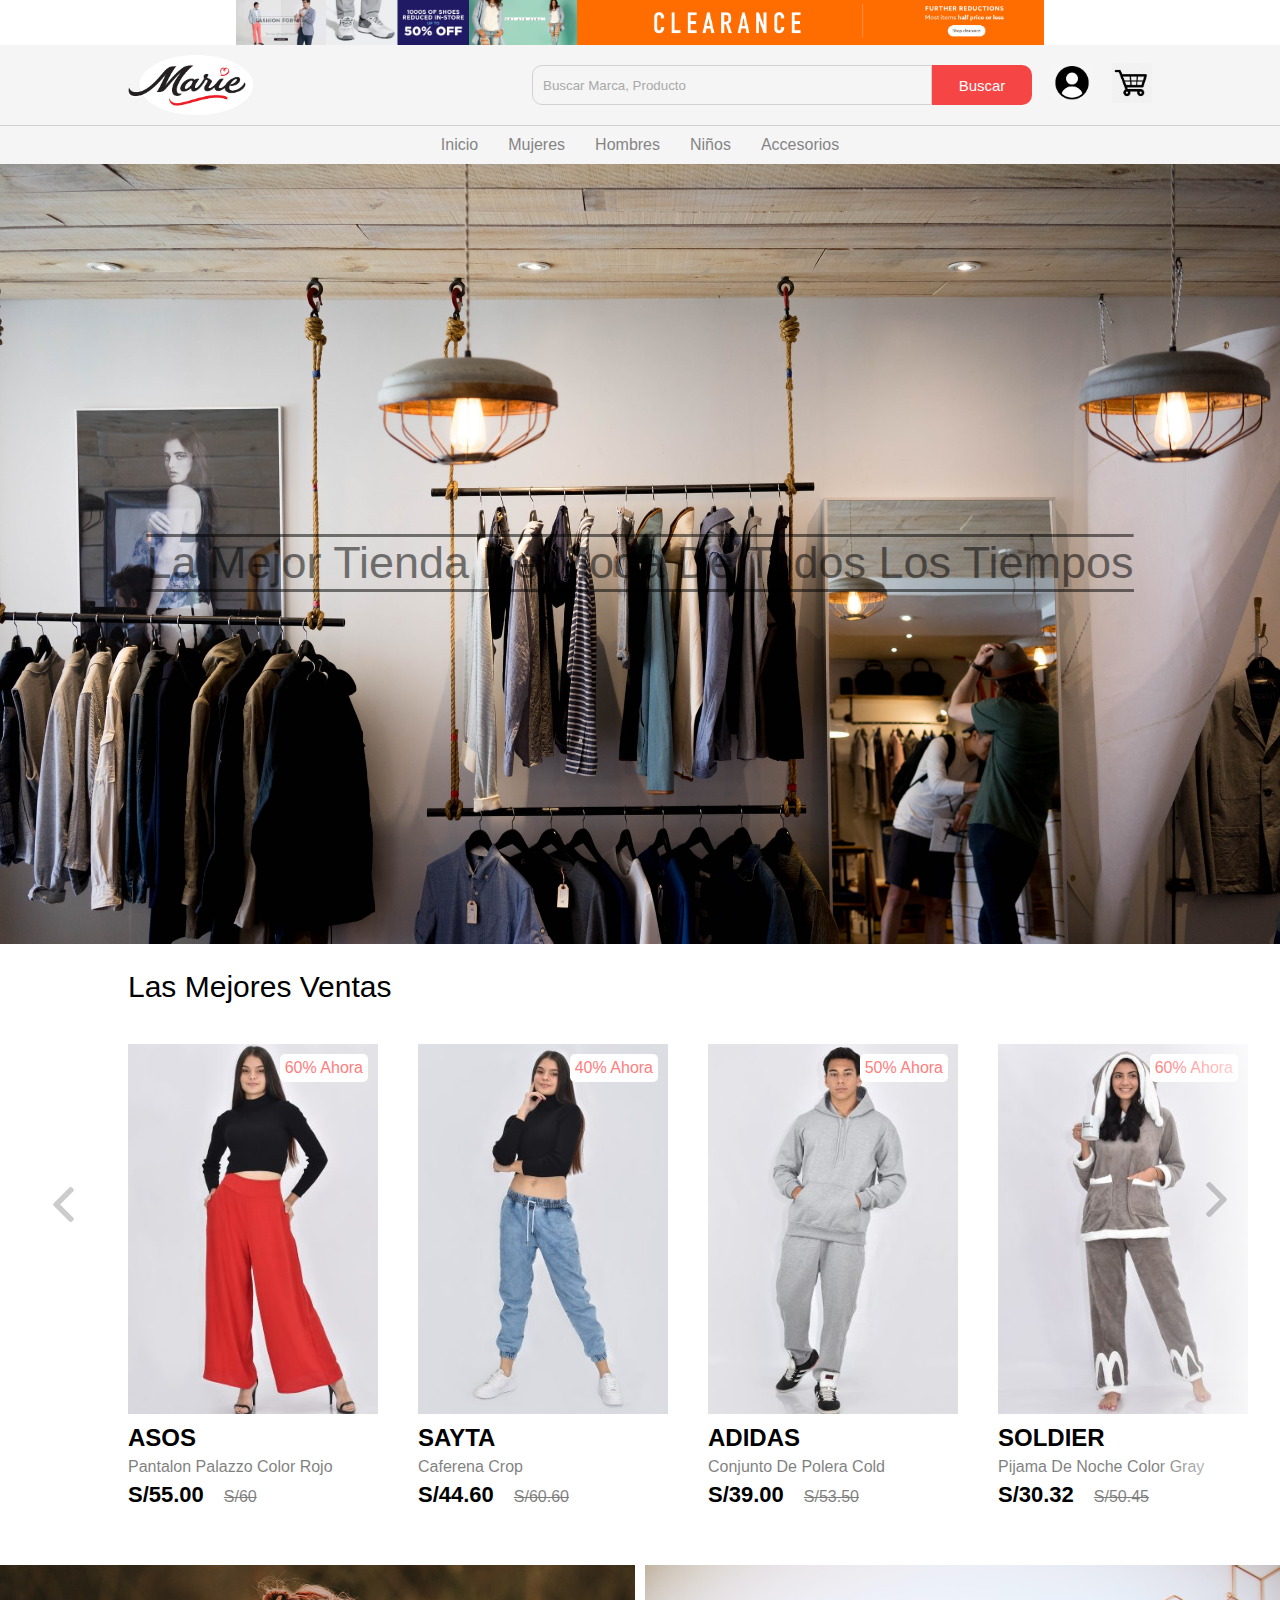
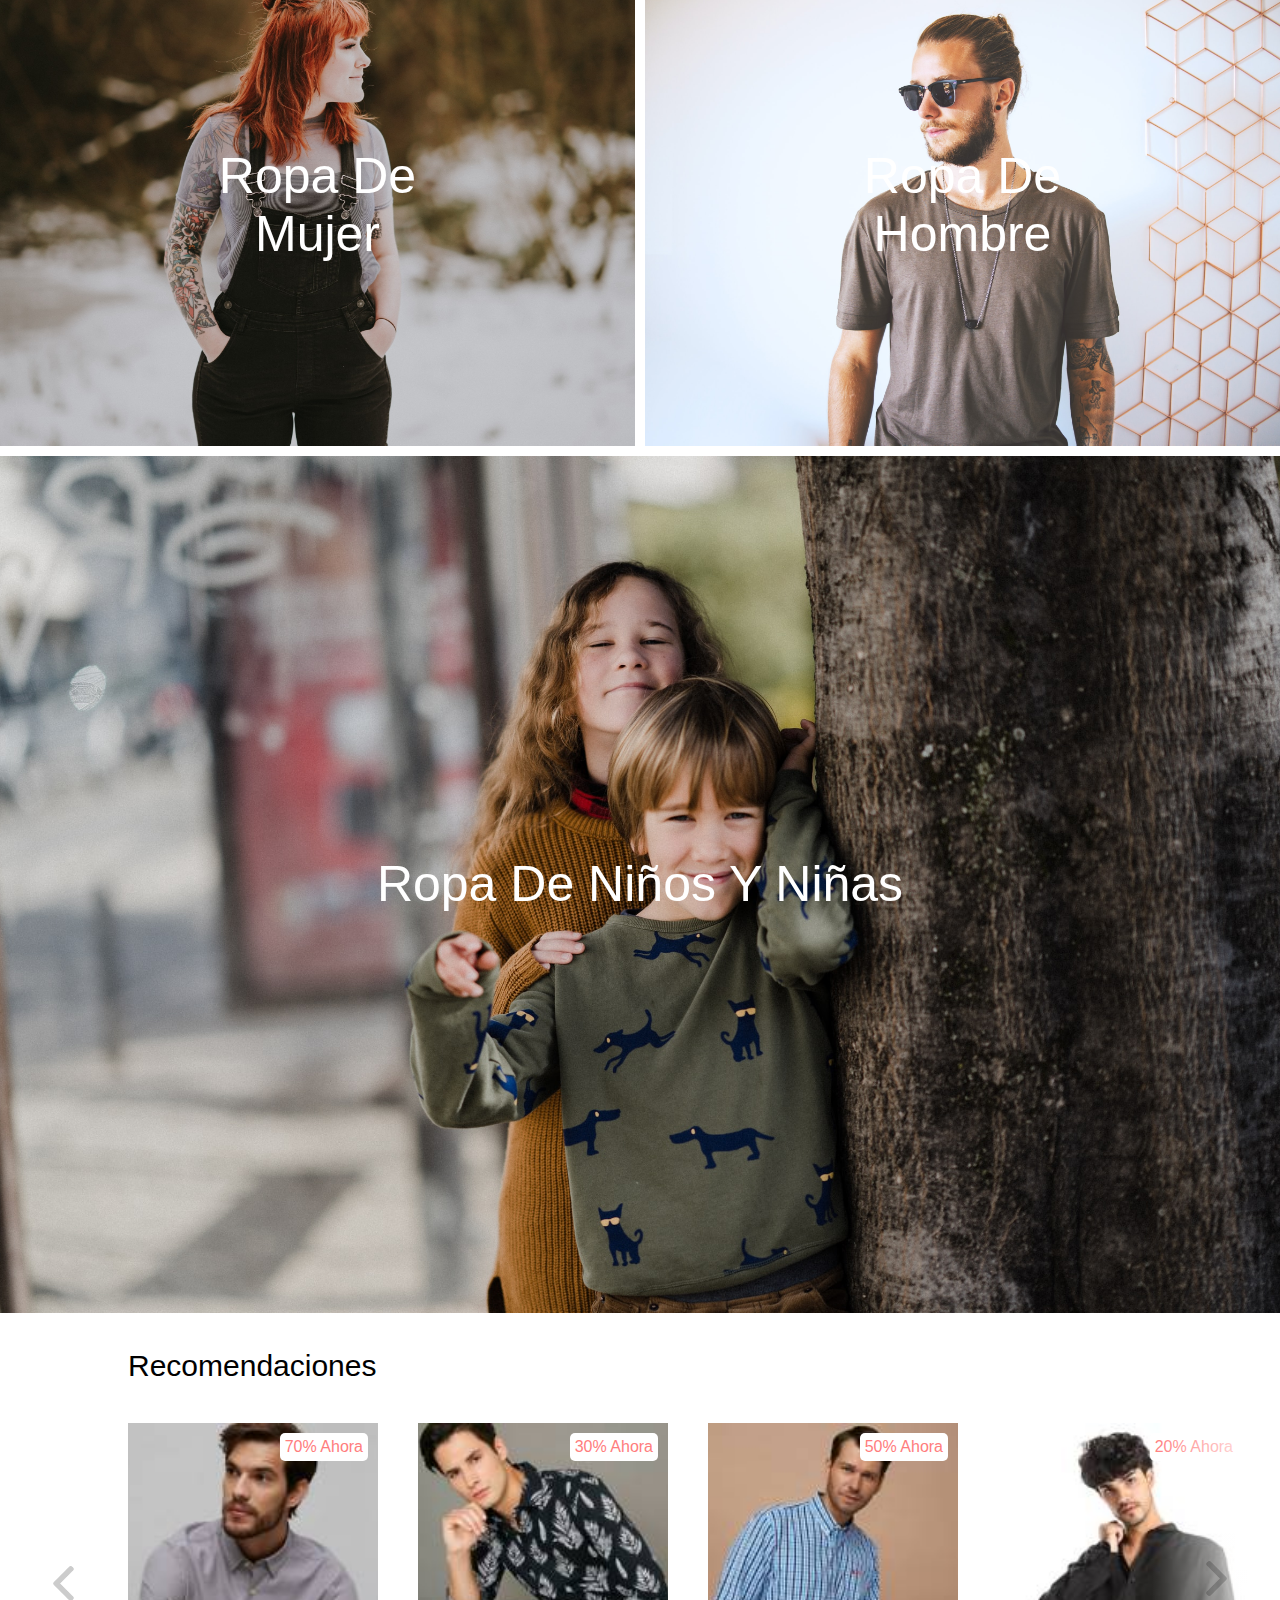
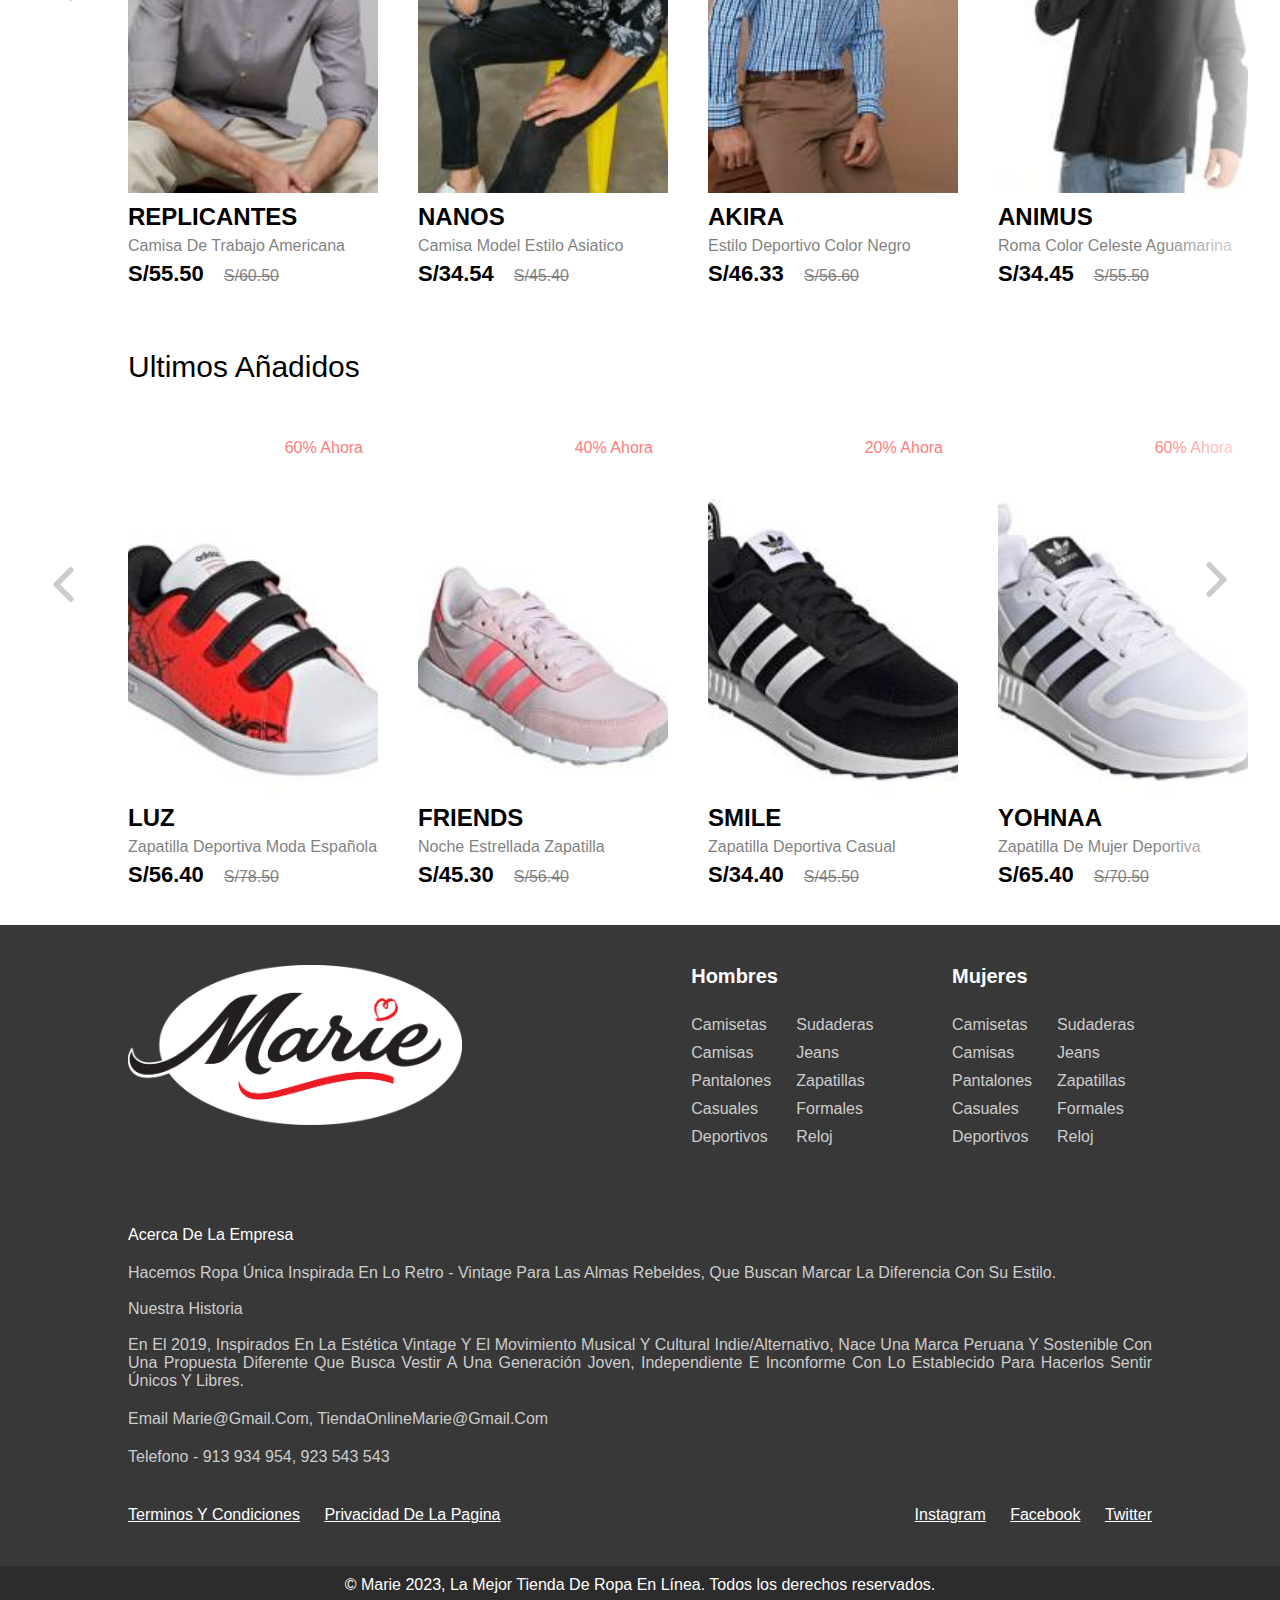
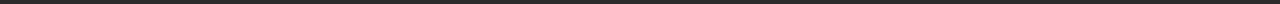
<file: index.html>
<!DOCTYPE html>
<html lang="en">
<head>
    <meta charset="UTF-8">
    <meta http-equiv="X-UA-Compatible" content="IE=edge">
    <meta name="viewport" content="width=device-width, initial-scale=1.0">
    <title>Marie - La Mejor Tienda En Línea De Prendas De Vestir</title>

    <!-- estilos -->
    <link rel="stylesheet" href="css/inicio.css">
</head>

<body>
    <!-- container-publicidad -->
    <div class="contenedorpublicidad">
        <img class="publicidad" src="img/pu11.gif" alt="img-1">
        <img class="publicidad" src="img/pu04.gif" alt="img-2">
        <img class="publicidad" src="img/pu10.gif" alt="img-3">
        <img class="publicidad" src="img/pu08.gif" alt="img-4">
    </div>

    <nav class="barradenavegacion"></nav>

    <!-- seccion-heroe -->
    <header class="secciondeheroe">
        <div class="contenido">
            <p class="subtitulo">La mejor tienda de moda de todos los tiempos</p>
        </div>
    </header>

    <!-- contenedor de tarjetas -->
    <section class="producto">
        <h2 class="categoriadeproducto">Las Mejores Ventas</h2>
        <button class="btnanterior"><img src="img/nxt.png" alt="img-1"></button>
        <button class="btnsiguiente"><img src="img/nxt.png" alt="img-2"></button>
        <div class="contenedordeproducto">
            <div class="tarjetadeproducto">
                <div class="imagendeproducto">
                    <span class="etiquetadedescuento">60% ahora</span>
                    <img src="img/thumb2.jpg" class="pulgardeproducto" alt="">
                    <button class="botondetarjeta">Añadir a lista de deseos</button>
                </div>
                <div class="informaciondeproducto">
                    <h2 class="marcadeproducto">ASOS</h2>
                    <p class="cortodeproducto">Pantalon palazzo color rojo</p>
                    <span class="precio">S/55.00</span><span class="precioactual">S/60</span>
                </div>
            </div>
            <div class="tarjetadeproducto">
                <div class="imagendeproducto">
                    <span class="etiquetadedescuento">40% ahora</span>
                    <img src="img/thumb3.jpg" class="pulgardeproducto" alt="">
                    <button class="botondetarjeta">Añadir a lista de deseos</button>
                </div>
                <div class="informaciondeproducto">
                    <h2 class="marcadeproducto">Sayta</h2>
                    <p class="cortodeproducto">Caferena Crop</p>
                    <span class="precio">S/44.60</span><span class="precioactual">S/60.60</span>
                </div>
            </div>
            <div class="tarjetadeproducto">
                <div class="imagendeproducto">
                    <span class="etiquetadedescuento">50% ahora</span>
                    <img src="img/thumb4.jpg" class="pulgardeproducto" alt="">
                    <button class="botondetarjeta">Añadir a lista de deseos</button>
                </div>
                <div class="informaciondeproducto">
                    <h2 class="marcadeproducto">Adidas</h2>
                    <p class="cortodeproducto">Conjunto de polera Cold</p>
                    <span class="precio">S/39.00</span><span class="precioactual">S/53.50</span>
                </div>
            </div>
            <div class="tarjetadeproducto">
                <div class="imagendeproducto">
                    <span class="etiquetadedescuento">60% ahora</span>
                    <img src="img/thumb5.jpg" class="pulgardeproducto" alt="">
                    <button class="botondetarjeta">Añadir a lista de deseos</button>
                </div>
                <div class="informaciondeproducto">
                    <h2 class="marcadeproducto">Soldier</h2>
                    <p class="cortodeproducto">Pijama de noche color gray</p>
                    <span class="precio">S/30.32</span><span class="precioactual">S/50.45</span>
                </div>
            </div>
            <div class="tarjetadeproducto">
                <div class="imagendeproducto">
                    <span class="etiquetadedescuento">40% ahora</span>
                    <img src="img/thumb6.jpg" class="pulgardeproducto" alt="">
                    <button class="botondetarjeta">Añadir a lista de deseos</button>
                </div>
                <div class="informaciondeproducto">
                    <h2 class="marcadeproducto">Victory Cam	</h2>
                    <p class="cortodeproducto">Camison Gray Model Italia</p>
                    <span class="precio">S/60</span><span class="precioactual">S/80</span>
                </div>
            </div>
            <div class="tarjetadeproducto">
                <div class="imagendeproducto">
                    <span class="etiquetadedescuento">50% ahora</span>
                    <img src="img/thumb7.jpg" class="pulgardeproducto" alt="">
                    <button class="botondetarjeta">Añadir a lista de deseos</button>
                </div>
                <div class="informaciondeproducto">
                    <h2 class="marcadeproducto">Moon And Sun</h2>
                    <p class="cortodeproducto">Conjunto de noche Luis Night</p>
                    <span class="precio">S/30.60</span><span class="precioactual">S/50.66</span>
                </div>
            </div>
            <div class="tarjetadeproducto">
                <div class="imagendeproducto">
                    <span class="etiquetadedescuento">70% ahora</span>
                    <img src="img/thumb8.jpg" class="pulgardeproducto" alt="">
                    <button class="botondetarjeta">Añadir a lista de deseos</button>
                </div>
                <div class="informaciondeproducto">
                    <h2 class="marcadeproducto">Lion Heart</h2>
                    <p class="cortodeproducto">Style North Color Red</p>
                    <span class="precio">S/60</span><span class="precioactual">S/70</span>
                </div>
            </div>
            <div class="tarjetadeproducto">
                <div class="imagendeproducto">
                    <span class="etiquetadedescuento">30% ahora</span>
                    <img src="img/thumb9.jpg" class="pulgardeproducto" alt="">
                    <button class="botondetarjeta">Añadir a lista de deseos</button>
                </div>
                <div class="informaciondeproducto">
                    <h2 class="marcadeproducto">Styleroom</h2>
                    <p class="cortodeproducto">Polera de frio color gray</p>
                    <span class="precio">S/30</span><span class="precioactual">S/40</span>
                </div>
            </div>
            <div class="tarjetadeproducto">
                <div class="imagendeproducto">
                    <span class="etiquetadedescuento">50% ahora</span>
                    <img src="img/thumb10.jpg" class="pulgardeproducto" alt="">
                    <button class="botondetarjeta">Añadir a lista de deseos</button>
                </div>
                <div class="informaciondeproducto">
                    <h2 class="marcadeproducto">Sleep</h2>
                    <p class="cortodeproducto">Jeans norteamericano suave</p>
                    <span class="precio">S/40</span><span class="precioactual">S/50</span>
                </div>
            </div>
            <div class="tarjetadeproducto">
                <div class="imagendeproducto">
                    <span class="etiquetadedescuento">10% ahora</span>
                    <img src="img/thumb11.jpg" class="pulgardeproducto" alt="">
                    <button class="botondetarjeta">Añadir a lista de deseos</button>
                </div>
                <div class="informaciondeproducto">
                    <h2 class="marcadeproducto">Magic</h2>
                    <p class="cortodeproducto">Polera asiatica new year</p>
                    <span class="precio">S/33.40</span><span class="precioactual">S/50</span>
                </div>
            </div>
            <div class="tarjetadeproducto">
                <div class="imagendeproducto">
                    <span class="etiquetadedescuento">40% ahora</span>
                    <img src="img/thumb12.png" class="pulgardeproducto" alt="">
                    <button class="botondetarjeta">Añadir a lista de deseos</button>
                </div>
                <div class="informaciondeproducto">
                    <h2 class="marcadeproducto">Souls</h2>
                    <p class="cortodeproducto">Jeans Asiaticos Azul</p>
                    <span class="precio">S/22.40</span><span class="precioactual">S/50.44</span>
                </div>
            </div>
            <div class="tarjetadeproducto">
                <div class="imagendeproducto">
                    <span class="etiquetadedescuento">70% ahora</span>
                    <img src="img/t1.jpg" class="pulgardeproducto" alt="">
                    <button class="botondetarjeta">Añadir a lista de deseos</button>
                </div>
                <div class="informaciondeproducto">
                    <h2 class="marcadeproducto">Sayta</h2>
                    <p class="cortodeproducto">Prensa suave de noche rojo</p>
                    <span class="precio">S/22.40</span><span class="precioactual">S/33.50</span>
                </div>
            </div>
            <div class="tarjetadeproducto">
                <div class="imagendeproducto">
                    <span class="etiquetadedescuento">60% ahora</span>
                    <img src="img/t2.jpg" class="pulgardeproducto" alt="">
                    <button class="botondetarjeta">Añadir a lista de deseos</button>
                </div>
                <div class="informaciondeproducto">
                    <h2 class="marcadeproducto">Cats Cute</h2>
                    <p class="cortodeproducto">Estilo excentrico de dia</p>
                    <span class="precio">S/45.00</span><span class="precioactual">S/60.44</span>
                </div>
            </div>
            <div class="tarjetadeproducto">
                <div class="imagendeproducto">
                    <span class="etiquetadedescuento">50% ahora</span>
                    <img src="img/t3.jpg" class="pulgardeproducto" alt="">
                    <button class="botondetarjeta">Añadir a lista de deseos</button>
                </div>
                <div class="informaciondeproducto">
                    <h2 class="marcadeproducto">Rocco</h2>
                    <p class="cortodeproducto">Falda corta de oficina</p>
                    <span class="precio">S/56.60</span><span class="precioactual">S/70</span>
                </div>
            </div>
            <div class="tarjetadeproducto">
                <div class="imagendeproducto">
                    <span class="etiquetadedescuento">40% ahora</span>
                    <img src="img/t4.jpg" class="pulgardeproducto" alt="">
                    <button class="botondetarjeta">Añadir a lista de deseos</button>
                </div>
                <div class="informaciondeproducto">
                    <h2 class="marcadeproducto">Remember</h2>
                    <p class="cortodeproducto">Moda verano</p>
                    <span class="precio">S/40</span><span class="precioactual">S/50</span>
                </div>
            </div>
            <div class="tarjetadeproducto">
                <div class="imagendeproducto">
                    <span class="etiquetadedescuento">60% ahora</span>
                    <img src="img/t5.jpg" class="pulgardeproducto" alt="">
                    <button class="botondetarjeta">Añadir a lista de deseos</button>
                </div>
                <div class="informaciondeproducto">
                    <h2 class="marcadeproducto">Freestyle</h2>
                    <p class="cortodeproducto">Estilo complementario de dia</p>
                    <span class="precio">S/42.55</span><span class="precioactual">S/55.40</span>
                </div>
            </div>
            <div class="tarjetadeproducto">
                <div class="imagendeproducto">
                    <span class="etiquetadedescuento">30% ahora</span>
                    <img src="img/thumb1.png" class="pulgardeproducto" alt="">
                    <button class="botondetarjeta">Añadir a lista de deseos</button>
                </div>
                <div class="informaciondeproducto">
                    <h2 class="marcadeproducto">Moonblack</h2>
                    <p class="cortodeproducto">Estilo nuevo de latinoamerica</p>
                    <span class="precio">S/41.50</span><span class="precioactual">S/45.99</span>
                </div>
            </div>
            <div class="tarjetadeproducto">
                <div class="imagendeproducto">
                    <span class="etiquetadedescuento">80% ahora</span>
                    <img src="img/thumb4.jpg" class="pulgardeproducto" alt="">
                    <button class="botondetarjeta">Añadir a lista de deseos</button>
                </div>
                <div class="informaciondeproducto">
                    <h2 class="marcadeproducto">Sugarrusch</h2>
                    <p class="cortodeproducto">Pantalon rojo con blusa negra</p>
                    <span class="precio">S/44.33</span><span class="precioactual">S/56.40</span>
                </div>
            </div>
            <div class="tarjetadeproducto">
                <div class="imagendeproducto">
                    <span class="etiquetadedescuento">50% ahora</span>
                    <img src="img/thumb2.jpg" class="pulgardeproducto" alt="">
                    <button class="botondetarjeta">Añadir a lista de deseos</button>
                </div>
                <div class="informaciondeproducto">
                    <h2 class="marcadeproducto">Styleroom</h2>
                    <p class="cortodeproducto">Estilo deportivo de hombre</p>
                    <span class="precio">S/49.70</span><span class="precioactual">S/74.50</span>
                </div>
            </div>
            <div class="tarjetadeproducto">
                <div class="imagendeproducto">
                    <span class="etiquetadedescuento">10% ahora</span>
                    <img src="img/thumb5.jpg" class="pulgardeproducto" alt="">
                    <button class="botondetarjeta">Añadir a lista de deseos</button>
                </div>
                <div class="informaciondeproducto">
                    <h2 class="marcadeproducto">Imagine</h2>
                    <p class="cortodeproducto">Oficina moda americana</p>
                    <span class="precio">S/66.40</span><span class="precioactual">S/83.30</span>
                </div>
            </div>
            <div class="tarjetadeproducto">
                <div class="imagendeproducto">
                    <span class="etiquetadedescuento">50% ahora</span>
                    <img src="img/t4.jpg" class="pulgardeproducto" alt="">
                    <button class="botondetarjeta">Añadir a lista de deseos</button>
                </div>
                <div class="informaciondeproducto">
                    <h2 class="marcadeproducto">Ranger</h2>
                    <p class="cortodeproducto">Blusa de noche estilo asiatico</p>
                    <span class="precio">S/40.66</span><span class="precioactual">S/50.33</span>
                </div>
            </div>
            <div class="tarjetadeproducto">
                <div class="imagendeproducto">
                    <span class="etiquetadedescuento">30% ahora</span>
                    <img src="img/t5.jpg" class="pulgardeproducto" alt="">
                    <button class="botondetarjeta">Añadir a lista de deseos</button>
                </div>
                <div class="informaciondeproducto">
                    <h2 class="marcadeproducto">Smile</h2>
                    <p class="cortodeproducto">Moda de noche conjunto completo</p>
                    <span class="precio">S/40.00</span><span class="precioactual">S/46.60</span>
                </div>
            </div>
            <div class="tarjetadeproducto">
                <div class="imagendeproducto">
                    <span class="etiquetadedescuento">50% ahora</span>
                    <img src="img/thumb10.jpg" class="pulgardeproducto" alt="">
                    <button class="botondetarjeta">Añadir a lista de deseos</button>
                </div>
                <div class="informaciondeproducto">
                    <h2 class="marcadeproducto">Sleep</h2>
                    <p class="cortodeproducto">Moda Hombre de Europa</p>
                    <span class="precio">S/35.60</span><span class="precioactual">S/66.50</span>
                </div>
            </div>
            <div class="tarjetadeproducto">
                <div class="imagendeproducto">
                    <span class="etiquetadedescuento">60% ahora</span>
                    <img src="img/thumb1.png" class="pulgardeproducto" alt="">
                    <button class="botondetarjeta">Añadir a lista de deseos</button>
                </div>
                <div class="informaciondeproducto">
                    <h2 class="marcadeproducto">Magic</h2>
                    <p class="cortodeproducto">Estilo deportivo de dia</p>
                    <span class="precio">S/45.22</span><span class="precioactual">S/50.66</span>
                </div>
            </div>
            <div class="tarjetadeproducto">
                <div class="imagendeproducto">
                    <span class="etiquetadedescuento">40% ahora</span>
                    <img src="img/thumb4.jpg" class="pulgardeproducto" alt="">
                    <button class="botondetarjeta">Añadir a lista de deseos</button>
                </div>
                <div class="informaciondeproducto">
                    <h2 class="marcadeproducto">Taky</h2>
                    <p class="cortodeproducto">Estilo Asiatico conjunto completo</p>
                    <span class="precio">S/63.40</span><span class="precioactual">S/53.50</span>
                </div>
            </div>
        </div>
        

    </section>

    <!-- colecciones -->
    <section class="contenedordecoleccion">
        <a href="mujeres.html" class="coleccion">
            <img src="img/c44.jpg" alt="">
            <p class="titulodecoleccion">Ropa de <br> mujer</p>
        </a>
        <a href="producto.html" class="coleccion">
            <img src="img/c33.jpg" alt="">
            <p class="titulodecoleccion">Ropa de <br> hombre</p>
        </a>
        <a href="niños.html" class="coleccion">
            <img src="img/kids.jpg" alt="">
            <p class="titulodecoleccion">Ropa de Niños y Niñas</p>
        </a>
    </section>

    <!-- camisas -->
    <section class="producto">
        <h2 class="categoriadeproducto">Recomendaciones</h2>
        <button class="btnanterior"><img src="img/nxt.png" alt=""></button>
        <button class="btnsiguiente"><img src="img/nxt.png" alt=""></button>
        <div class="contenedordeproducto">
            <div class="tarjetadeproducto">
                <div class="imagendeproducto">
                    <span class="etiquetadedescuento">70% ahora</span>
                    <img src="img/ca8.jpg" class="pulgardeproducto" alt="">
                    <button class="botondetarjeta">Añadir a lista de deseos</button>
                </div>
                <div class="informaciondeproducto">
                    <h2 class="marcadeproducto">Replicantes</h2>
                    <p class="cortodeproducto">camisa de trabajo americana</p>
                    <span class="precio">S/55.50</span><span class="precioactual">S/60.50</span>
                </div>
            </div>
            <div class="tarjetadeproducto">
                <div class="imagendeproducto">
                    <span class="etiquetadedescuento">30% ahora</span>
                    <img src="img/ca2.jpg" class="pulgardeproducto" alt="">
                    <button class="botondetarjeta">Añadir a lista de deseos</button>
                </div>
                <div class="informaciondeproducto">
                    <h2 class="marcadeproducto">Nanos</h2>
                    <p class="cortodeproducto">camisa model estilo asiatico</p>
                    <span class="precio">S/34.54</span><span class="precioactual">S/45.40</span>
                </div>
            </div>
            <div class="tarjetadeproducto">
                <div class="imagendeproducto">
                    <span class="etiquetadedescuento">50% ahora</span>
                    <img src="img/ca3.jpg" class="pulgardeproducto" alt="">
                    <button class="botondetarjeta">Añadir a lista de deseos</button>
                </div>
                <div class="informaciondeproducto">
                    <h2 class="marcadeproducto">Akira</h2>
                    <p class="cortodeproducto">estilo deportivo color negro</p>
                    <span class="precio">S/46.33</span><span class="precioactual">S/56.60</span>
                </div>
            </div>
            <div class="tarjetadeproducto">
                <div class="imagendeproducto">
                    <span class="etiquetadedescuento">20% ahora</span>
                    <img src="img/ca4.jpg" class="pulgardeproducto" alt="">
                    <button class="botondetarjeta">Añadir a lista de deseos</button>
                </div>
                <div class="informaciondeproducto">
                    <h2 class="marcadeproducto">Animus</h2>
                    <p class="cortodeproducto">roma color celeste aguamarina</p>
                    <span class="precio">S/34.45</span><span class="precioactual">S/55.50</span>
                </div>
            </div>
            <div class="tarjetadeproducto">
                <div class="imagendeproducto">
                    <span class="etiquetadedescuento">70% ahora</span>
                    <img src="img/ca5.jpg" class="pulgardeproducto" alt="">
                    <button class="botondetarjeta">Añadir a lista de deseos</button>
                </div>
                <div class="informaciondeproducto">
                    <h2 class="marcadeproducto">Ironic</h2>
                    <p class="cortodeproducto">camisa casual de oficina</p>
                    <span class="precio">S/41.34</span><span class="precioactual">S/53.30</span>
                </div>
            </div>
            <div class="tarjetadeproducto">
                <div class="imagendeproducto">
                    <span class="etiquetadedescuento">30% ahora</span>
                    <img src="img/ca6.jpg" class="pulgardeproducto" alt="">
                    <button class="botondetarjeta">Añadir a lista de deseos</button>
                </div>
                <div class="informaciondeproducto">
                    <h2 class="marcadeproducto">Estilos</h2>
                    <p class="cortodeproducto">estilo norteamericano color gris</p>
                    <span class="precio">S/62.50</span><span class="precioactual">S/71.50</span>
                </div>
            </div>
            <div class="tarjetadeproducto">
                <div class="imagendeproducto">
                    <span class="etiquetadedescuento">70% ahora</span>
                    <img src="img/ca7.jpg" class="pulgardeproducto" alt="">
                    <button class="botondetarjeta">Añadir a lista de deseos</button>
                </div>
                <div class="informaciondeproducto">
                    <h2 class="marcadeproducto">Nous</h2>
                    <p class="cortodeproducto">estilo de oficina clear night</p>
                    <span class="precio">S/65.40</span><span class="precioactual">S/78.80</span>
                </div>
            </div>
            <div class="tarjetadeproducto">
                <div class="imagendeproducto">
                    <span class="etiquetadedescuento">20% ahora</span>
                    <img src="img/ca8.jpg" class="pulgardeproducto" alt="">
                    <button class="botondetarjeta">Añadir a lista de deseos</button>
                </div>
                <div class="informaciondeproducto">
                    <h2 class="marcadeproducto">MOA</h2>
                    <p class="cortodeproducto">camisa de color gris azulado de oficina</p>
                    <span class="precio">S/76.40</span><span class="precioactual">S/80.50</span>
                </div>
            </div>
            <div class="tarjetadeproducto">
                <div class="imagendeproducto">
                    <span class="etiquetadedescuento">60% ahora</span>
                    <img src="img/ca9.jpg" class="pulgardeproducto" alt="">
                    <button class="botondetarjeta">Añadir a lista de deseos</button>
                </div>
                <div class="informaciondeproducto">
                    <h2 class="marcadeproducto">Nous</h2>
                    <p class="cortodeproducto">estilo sociable de europa</p>
                    <span class="precio">S/45.60</span><span class="precioactual">S/55.50</span>
                </div>
            </div>
            <div class="tarjetadeproducto">
                <div class="imagendeproducto">
                    <span class="etiquetadedescuento">40% ahora</span>
                    <img src="img/ca10.jpg" class="pulgardeproducto" alt="">
                    <button class="botondetarjeta">Añadir a lista de deseos</button>
                </div>
                <div class="informaciondeproducto">
                    <h2 class="marcadeproducto">Tiresias</h2>
                    <p class="cortodeproducto">camisa aqua de noche</p>
                    <span class="precio">S/34.40</span><span class="precioactual">S/45.50</span>
                </div>
            </div>
            <div class="tarjetadeproducto">
                <div class="imagendeproducto">
                    <span class="etiquetadedescuento">80% ahora</span>
                    <img src="img/ca11.jpg" class="pulgardeproducto" alt="">
                    <button class="botondetarjeta">Añadir a lista de deseos</button>
                </div>
                <div class="informaciondeproducto">
                    <h2 class="marcadeproducto">Tag Moda</h2>
                    <p class="cortodeproducto">camisa blanca para el trabajo de oficina</p>
                    <span class="precio">S/65.40</span><span class="precioactual">S/70.50</span>
                </div>
            </div>
            <div class="tarjetadeproducto">
                <div class="imagendeproducto">
                    <span class="etiquetadedescuento">30% ahora</span>
                    <img src="img/ca1.jpg" class="pulgardeproducto" alt="">
                    <button class="botondetarjeta">Añadir a lista de deseos</button>
                </div>
                <div class="informaciondeproducto">
                    <h2 class="marcadeproducto">Sleep</h2>
                    <p class="cortodeproducto">camisa casual de calle</p>
                    <span class="precio">S/64.40</span><span class="precioactual">S/67.50</span>
                </div>
            </div>
            <div class="tarjetadeproducto">
                <div class="imagendeproducto">
                    <span class="etiquetadedescuento">10% ahora</span>
                    <img src="img/ca2.jpg" class="pulgardeproducto" alt="">
                    <button class="botondetarjeta">Añadir a lista de deseos</button>
                </div>
                <div class="informaciondeproducto">
                    <h2 class="marcadeproducto">Magic</h2>
                    <p class="cortodeproducto">estilo de dia color aqua</p>
                    <span class="precio">S/67.44</span><span class="precioactual">S/77.40</span>
                </div>
            </div>
            <div class="tarjetadeproducto">
                <div class="imagendeproducto">
                    <span class="etiquetadedescuento">40% ahora</span>
                    <img src="img/ca3.jpg" class="pulgardeproducto" alt="">
                    <button class="botondetarjeta">Añadir a lista de deseos</button>
                </div>
                <div class="informaciondeproducto">
                    <h2 class="marcadeproducto">Sky</h2>
                    <p class="cortodeproducto">camisa de color negro oficina</p>
                    <span class="precio">S/56.40</span><span class="precioactual">S/59.50</span>
                </div>
            </div>
            <div class="tarjetadeproducto">
                <div class="imagendeproducto">
                    <span class="etiquetadedescuento">50% ahora</span>
                    <img src="img/ca4.jpg" class="pulgardeproducto" alt="">
                    <button class="botondetarjeta">Añadir a lista de deseos</button>
                </div>
                <div class="informaciondeproducto">
                    <h2 class="marcadeproducto">Remember</h2>
                    <p class="cortodeproducto">camisa aqua de oficina</p>
                    <span class="precio">S/78.40</span><span class="precioactual">S/80.50</span>
                </div>
            </div>
            <div class="tarjetadeproducto">
                <div class="imagendeproducto">
                    <span class="etiquetadedescuento">80% ahora</span>
                    <img src="img/ca5.jpg" class="pulgardeproducto" alt="">
                    <button class="botondetarjeta">Añadir a lista de deseos</button>
                </div>
                <div class="informaciondeproducto">
                    <h2 class="marcadeproducto">Rocco</h2>
                    <p class="cortodeproducto">estilo casual de oficina</p>
                    <span class="precio">S/67.30</span><span class="precioactual">S/67.44</span>
                </div>
            </div>
            <div class="tarjetadeproducto">
                <div class="imagendeproducto">
                    <span class="etiquetadedescuento">20% ahora</span>
                    <img src="img/ca6.jpg" class="pulgardeproducto" alt="">
                    <button class="botondetarjeta">Añadir a lista de deseos</button>
                </div>
                <div class="informaciondeproducto">
                    <h2 class="marcadeproducto">Souls</h2>
                    <p class="cortodeproducto">camisa americana color gris</p>
                    <span class="precio">S/45.44</span><span class="precioactual">S/57.40</span>
                </div>
            </div>
            <div class="tarjetadeproducto">
                <div class="imagendeproducto">
                    <span class="etiquetadedescuento">40% ahora</span>
                    <img src="img/ca7.jpg" class="pulgardeproducto" alt="">
                    <button class="botondetarjeta">Añadir a lista de deseos</button>
                </div>
                <div class="informaciondeproducto">
                    <h2 class="marcadeproducto">Ranger</h2>
                    <p class="cortodeproducto">camisa aside norte color gris</p>
                    <span class="precio">S/67.40</span><span class="precioactual">S/74.40</span>
                </div>
            </div>
            <div class="tarjetadeproducto">
                <div class="imagendeproducto">
                    <span class="etiquetadedescuento">60% ahora</span>
                    <img src="img/ca8.jpg" class="pulgardeproducto" alt="">
                    <button class="botondetarjeta">Añadir a lista de deseos</button>
                </div>
                <div class="informaciondeproducto">
                    <h2 class="marcadeproducto">Freestyle</h2>
                    <p class="cortodeproducto">estilo casual de oficina</p>
                    <span class="precio">S/56.30</span><span class="precioactual">S/77.50</span>
                </div>
            </div>
            <div class="tarjetadeproducto">
                <div class="imagendeproducto">
                    <span class="etiquetadedescuento">40% ahora</span>
                    <img src="img/ca9.jpg" class="pulgardeproducto" alt="">
                    <button class="botondetarjeta">Añadir a lista de deseos</button>
                </div>
                <div class="informaciondeproducto">
                    <h2 class="marcadeproducto">Sayta</h2>
                    <p class="cortodeproducto">camisa de color azul transparente</p>
                    <span class="precio">S/45.67</span><span class="precioactual">S/67.43</span>
                </div>
            </div>
            <div class="tarjetadeproducto">
                <div class="imagendeproducto">
                    <span class="etiquetadedescuento">50% ahora</span>
                    <img src="img/ca10.jpg" class="pulgardeproducto" alt="">
                    <button class="botondetarjeta">Añadir a lista de deseos</button>
                </div>
                <div class="informaciondeproducto">
                    <h2 class="marcadeproducto">Imagine</h2>
                    <p class="cortodeproducto">norte moda camisa blanca</p>
                    <span class="precio">S/34.40</span><span class="precioactual">S/43.40</span>
                </div>
            </div>
            <div class="tarjetadeproducto">
                <div class="imagendeproducto">
                    <span class="etiquetadedescuento">60% ahora</span>
                    <img src="img/ca11.jpg" class="pulgardeproducto" alt="">
                    <button class="botondetarjeta">Añadir a lista de deseos</button>
                </div>
                <div class="informaciondeproducto">
                    <h2 class="marcadeproducto">Taky</h2>
                    <p class="cortodeproducto">camisa de color negro</p>
                    <span class="precio">S/45.66</span><span class="precioactual">S/57.40</span>
                </div>
            </div>
            <div class="tarjetadeproducto">
                <div class="imagendeproducto">
                    <span class="etiquetadedescuento">70% ahora</span>
                    <img src="img/ca4.jpg" class="pulgardeproducto" alt="">
                    <button class="botondetarjeta">Añadir a lista de deseos</button>
                </div>
                <div class="informaciondeproducto">
                    <h2 class="marcadeproducto">Heart</h2>
                    <p class="cortodeproducto">camisa casual de oficina</p>
                    <span class="precio">S/33.33</span><span class="precioactual">S/50.34</span>
                </div>
            </div>
            <div class="tarjetadeproducto">
                <div class="imagendeproducto">
                    <span class="etiquetadedescuento">80% ahora</span>
                    <img src="img/ca6.jpg" class="pulgardeproducto" alt="">
                    <button class="botondetarjeta">Añadir a lista de deseos</button>
                </div>
                <div class="informaciondeproducto">
                    <h2 class="marcadeproducto">Sweet</h2>
                    <p class="cortodeproducto">estilo romance de una noche</p>
                    <span class="precio">S/36.40</span><span class="precioactual">S/45.55</span>
                </div>
            </div>
            <div class="tarjetadeproducto">
                <div class="imagendeproducto">
                    <span class="etiquetadedescuento">10% ahora</span>
                    <img src="img/ca8.jpg" class="pulgardeproducto" alt="">
                    <button class="botondetarjeta">Añadir a lista de deseos</button>
                </div>
                <div class="informaciondeproducto">
                    <h2 class="marcadeproducto">Magic</h2>
                    <p class="cortodeproducto">camisa de color gris de oficina</p>
                    <span class="precio">S/55.30</span><span class="precioactual">S/59.40</span>
                </div>
            </div>
        </div>
        

    </section>

    <!-- zapatillas -->
    <section class="producto">
        <h2 class="categoriadeproducto">Ultimos añadidos</h2>
        <button class="btnanterior"><img src="./img/nxt.png" alt=""></button>
        <button class="btnsiguiente"><img src="./img/nxt.png" alt=""></button>
        <div class="contenedordeproducto">
            <div class="tarjetadeproducto">
                <div class="imagendeproducto">
                    <span class="etiquetadedescuento">60% ahora</span>
                    <img src="./img/za1.jpg" class="pulgardeproducto" alt="">
                    <button class="botondetarjeta">Añadir a lista de deseos</button>
                </div>
                <div class="informaciondeproducto">
                    <h2 class="marcadeproducto">luz</h2>
                    <p class="cortodeproducto">zapatilla deportiva moda española</p>
                    <span class="precio">S/56.40</span><span class="precioactual">S/78.50</span>
                </div>
            </div>
            <div class="tarjetadeproducto">
                <div class="imagendeproducto">
                    <span class="etiquetadedescuento">40% ahora</span>
                    <img src="./img/za2.jpg" class="pulgardeproducto" alt="">
                    <button class="botondetarjeta">Añadir a lista de deseos</button>
                </div>
                <div class="informaciondeproducto">
                    <h2 class="marcadeproducto">friends</h2>
                    <p class="cortodeproducto">noche estrellada zapatilla deportiva</p>
                    <span class="precio">S/45.30</span><span class="precioactual">S/56.40</span>
                </div>
            </div>
            <div class="tarjetadeproducto">
                <div class="imagendeproducto">
                    <span class="etiquetadedescuento">20% ahora</span>
                    <img src="./img/za3.jpg" class="pulgardeproducto" alt="">
                    <button class="botondetarjeta">Añadir a lista de deseos</button>
                </div>
                <div class="informaciondeproducto">
                    <h2 class="marcadeproducto">SMILE</h2>
                    <p class="cortodeproducto">zapatilla deportiva casual</p>
                    <span class="precio">S/34.40</span><span class="precioactual">S/45.50</span>
                </div>
            </div>
            <div class="tarjetadeproducto">
                <div class="imagendeproducto">
                    <span class="etiquetadedescuento">60% ahora</span>
                    <img src="./img/za4.jpg" class="pulgardeproducto" alt="">
                    <button class="botondetarjeta">Añadir a lista de deseos</button>
                </div>
                <div class="informaciondeproducto">
                    <h2 class="marcadeproducto">yohnaa</h2>
                    <p class="cortodeproducto">zapatilla de mujer deportiva resistente</p>
                    <span class="precio">S/65.40</span><span class="precioactual">S/70.50</span>
                </div>
            </div>
            <div class="tarjetadeproducto">
                <div class="imagendeproducto">
                    <span class="etiquetadedescuento">70% ahora</span>
                    <img src="./img/za5.jpg" class="pulgardeproducto" alt="">
                    <button class="botondetarjeta">Añadir a lista de deseos</button>
                </div>
                <div class="informaciondeproducto">
                    <h2 class="marcadeproducto">naomy</h2>
                    <p class="cortodeproducto">zapatilla de color blanco deportiva</p>
                    <span class="precio">S/31.40</span><span class="precioactual">S/65.50</span>
                </div>
            </div>
            <div class="tarjetadeproducto">
                <div class="imagendeproducto">
                    <span class="etiquetadedescuento">40% ahora</span>
                    <img src="./img/za6.jpg" class="pulgardeproducto" alt="">
                    <button class="botondetarjeta">Añadir a lista de deseos</button>
                </div>
                <div class="informaciondeproducto">
                    <h2 class="marcadeproducto">LUCY</h2>
                    <p class="cortodeproducto">zapatilla color rosado gradiente</p>
                    <span class="precio">S/34.40</span><span class="precioactual">S/45.50</span>
                </div>
            </div>
            <div class="tarjetadeproducto">
                <div class="imagendeproducto">
                    <span class="etiquetadedescuento">50% ahora</span>
                    <img src="./img/za7.jpg" class="pulgardeproducto" alt="">
                    <button class="botondetarjeta">Añadir a lista de deseos</button>
                </div>
                <div class="informaciondeproducto">
                    <h2 class="marcadeproducto">QERTY</h2>
                    <p class="cortodeproducto">zapatilla deportiva raiz solar</p>
                    <span class="precio">S/54.33</span><span class="precioactual">S/64.50</span>
                </div>
            </div>
            <div class="tarjetadeproducto">
                <div class="imagendeproducto">
                    <span class="etiquetadedescuento">70% ahora</span>
                    <img src="./img/za8.jpg" class="pulgardeproducto" alt="">
                    <button class="botondetarjeta">Añadir a lista de deseos</button>
                </div>
                <div class="informaciondeproducto">
                    <h2 class="marcadeproducto">sounf</h2>
                    <p class="cortodeproducto">neolandes color brillo</p>
                    <span class="precio">S/34.40</span><span class="precioactual">S/54.50</span>
                </div>
            </div>
            <div class="tarjetadeproducto">
                <div class="imagendeproducto">
                    <span class="etiquetadedescuento">30% ahora</span>
                    <img src="./img/za9.jpg" class="pulgardeproducto" alt="">
                    <button class="botondetarjeta">Añadir a lista de deseos</button>
                </div>
                <div class="informaciondeproducto">
                    <h2 class="marcadeproducto">supreme</h2>
                    <p class="cortodeproducto">estilo americana color black</p>
                    <span class="precio">S/45.40</span><span class="precioactual">S/65.50</span>
                </div>
            </div>
            <div class="tarjetadeproducto">
                <div class="imagendeproducto">
                    <span class="etiquetadedescuento">20% ahora</span>
                    <img src="./img/za10.jpg" class="pulgardeproducto" alt="">
                    <button class="botondetarjeta">Añadir a lista de deseos</button>
                </div>
                <div class="informaciondeproducto">
                    <h2 class="marcadeproducto">SLEEP</h2>
                    <p class="cortodeproducto">zapatilla deportiva color rojo</p>
                    <span class="precio">S/32.40</span><span class="precioactual">S/45.50</span>
                </div>
            </div>
            <div class="tarjetadeproducto">
                <div class="imagendeproducto">
                    <span class="etiquetadedescuento">70% ahora</span>
                    <img src="./img/za1.jpg" class="pulgardeproducto" alt="">
                    <button class="botondetarjeta">Añadir a lista de deseos</button>
                </div>
                <div class="informaciondeproducto">
                    <h2 class="marcadeproducto">UNDER</h2>
                    <p class="cortodeproducto">zapatilla para oficina color night</p>
                    <span class="precio">S/56.40</span><span class="precioactual">S/65.50</span>
                </div>
            </div>
            <div class="tarjetadeproducto">
                <div class="imagendeproducto">
                    <span class="etiquetadedescuento">80% ahora</span>
                    <img src="./img/za2.jpg" class="pulgardeproducto" alt="">
                    <button class="botondetarjeta">Añadir a lista de deseos</button>
                </div>
                <div class="informaciondeproducto">
                    <h2 class="marcadeproducto">SHADOW</h2>
                    <p class="cortodeproducto">estilo deportivo zapatilla color</p>
                    <span class="precio">S/54.40</span><span class="precioactual">S/56.50</span>
                </div>
            </div>
            <div class="tarjetadeproducto">
                <div class="imagendeproducto">
                    <span class="etiquetadedescuento">20% ahora</span>
                    <img src="./img/za3.jpg" class="pulgardeproducto" alt="">
                    <button class="botondetarjeta">Añadir a lista de deseos</button>
                </div>
                <div class="informaciondeproducto">
                    <h2 class="marcadeproducto">supreme</h2>
                    <p class="cortodeproducto">vida feliz zapatilla modelo z</p>
                    <span class="precio">S/45.40</span><span class="precioactual">S/65.50</span>
                </div>
            </div>
            <div class="tarjetadeproducto">
                <div class="imagendeproducto">
                    <span class="etiquetadedescuento">90% ahora</span>
                    <img src="./img/za4.jpg" class="pulgardeproducto" alt="">
                    <button class="botondetarjeta">Añadir a lista de deseos</button>
                </div>
                <div class="informaciondeproducto">
                    <h2 class="marcadeproducto">universe</h2>
                    <p class="cortodeproducto">luz gradiente zapatilla star</p>
                    <span class="precio">S/65.40</span><span class="precioactual">S/78.50</span>
                </div>
            </div>
            <div class="tarjetadeproducto">
                <div class="imagendeproducto">
                    <span class="etiquetadedescuento">30% ahora</span>
                    <img src="./img/za5.jpg" class="pulgardeproducto" alt="">
                    <button class="botondetarjeta">Añadir a lista de deseos</button>
                </div>
                <div class="informaciondeproducto">
                    <h2 class="marcadeproducto">WOLF</h2>
                    <p class="cortodeproducto">SCARED</p>
                    <span class="precio">S/33.40</span><span class="precioactual">S/45.50</span>
                </div>
            </div>
            <div class="tarjetadeproducto">
                <div class="imagendeproducto">
                    <span class="etiquetadedescuento">40% ahora</span>
                    <img src="./img/za6.jpg" class="pulgardeproducto" alt="">
                    <button class="botondetarjeta">Añadir a lista de deseos</button>
                </div>
                <div class="informaciondeproducto">
                    <h2 class="marcadeproducto">MILIFE</h2>
                    <p class="cortodeproducto">zapatila para mujer color turquesa</p>
                    <span class="precio">S/64.40</span><span class="precioactual">S/53.10</span>
                </div>
            </div>
            <div class="tarjetadeproducto">
                <div class="imagendeproducto">
                    <span class="etiquetadedescuento">60% ahora</span>
                    <img src="./img/za7.jpg" class="pulgardeproducto" alt="">
                    <button class="botondetarjeta">Añadir a lista de deseos</button>
                </div>
                <div class="informaciondeproducto">
                    <h2 class="marcadeproducto">STAR</h2>
                    <p class="cortodeproducto">Banana joe zapatilla stelar</p>
                    <span class="precio">S/46.60</span><span class="precioactual">S/57.40</span>
                </div>
            </div>
            <div class="tarjetadeproducto">
                <div class="imagendeproducto">
                    <span class="etiquetadedescuento">40% ahora</span>
                    <img src="./img/za8.jpg" class="pulgardeproducto" alt="">
                    <button class="botondetarjeta">Añadir a lista de deseos</button>
                </div>
                <div class="informaciondeproducto">
                    <h2 class="marcadeproducto">ZUMB</h2>
                    <p class="cortodeproducto">Una línea corta sobre la tela</p>
                    <span class="precio">S/55.40</span><span class="precioactual">S/66.50</span>
                </div>
            </div>
            <div class="tarjetadeproducto">
                <div class="imagendeproducto">
                    <span class="etiquetadedescuento">20% ahora</span>
                    <img src="./img/za9.jpg" class="pulgardeproducto" alt="">
                    <button class="botondetarjeta">Añadir a lista de deseos</button>
                </div>
                <div class="informaciondeproducto">
                    <h2 class="marcadeproducto">BRISA</h2>
                    <p class="cortodeproducto">Una línea corta sobre la tela</p>
                    <span class="precio">S/41.40</span><span class="precioactual">S/45.50</span>
                </div>
            </div>
            <div class="tarjetadeproducto">
                <div class="imagendeproducto">
                    <span class="etiquetadedescuento">70% ahora</span>
                    <img src="./img/za10.jpg" class="pulgardeproducto" alt="">
                    <button class="botondetarjeta">Añadir a lista de deseos</button>
                </div>
                <div class="informaciondeproducto">
                    <h2 class="marcadeproducto">Marca</h2>
                    <p class="cortodeproducto">luna negra zapatilla color negro</p>
                    <span class="precio">S/56.40</span><span class="precioactual">S/65.50</span>
                </div>
            </div>
            <div class="tarjetadeproducto">
                <div class="imagendeproducto">
                    <span class="etiquetadedescuento">20% ahora</span>
                    <img src="./img/za2.jpg" class="pulgardeproducto" alt="">
                    <button class="botondetarjeta">Añadir a lista de deseos</button>
                </div>
                <div class="informaciondeproducto">
                    <h2 class="marcadeproducto">JAZZ</h2>
                    <p class="cortodeproducto">zapatilla cisne del oriente</p>
                    <span class="precio">S/43.50</span><span class="precioactual">S/46.50</span>
                </div>
            </div>
            <div class="tarjetadeproducto">
                <div class="imagendeproducto">
                    <span class="etiquetadedescuento">40% ahora</span>
                    <img src="./img/za3.jpg" class="pulgardeproducto" alt="">
                    <button class="botondetarjeta">Añadir a lista de deseos</button>
                </div>
                <div class="informaciondeproducto">
                    <h2 class="marcadeproducto">SUN</h2>
                    <p class="cortodeproducto">estilo normal para hombres black</p>
                    <span class="precio">S/44.40</span><span class="precioactual">S/50.43</span>
                </div>
            </div>
            <div class="tarjetadeproducto">
                <div class="imagendeproducto">
                    <span class="etiquetadedescuento">70% ahora</span>
                    <img src="./img/za5.jpg" class="pulgardeproducto" alt="">
                    <button class="botondetarjeta">Añadir a lista de deseos</button>
                </div>
                <div class="informaciondeproducto">
                    <h2 class="marcadeproducto">BLACK</h2>
                    <p class="cortodeproducto">estilo deportivo zapatilla color negro</p>
                    <span class="precio">S/42.60</span><span class="precioactual">S/55.60</span>
                </div>
            </div>
            <div class="tarjetadeproducto">
                <div class="imagendeproducto">
                    <span class="etiquetadedescuento">40% ahora</span>
                    <img src="./img/za7.jpg" class="pulgardeproducto" alt="">
                    <button class="botondetarjeta">Añadir a lista de deseos</button>
                </div>
                <div class="informaciondeproducto">
                    <h2 class="marcadeproducto">Lood</h2>
                    <p class="cortodeproducto">zapatilla para mujer color rosado</p>
                    <span class="precio">S/34.50</span><span class="precioactual">S/46.50</span>
                </div>
            </div>
            <div class="tarjetadeproducto">
                <div class="imagendeproducto">
                    <span class="etiquetadedescuento">30% ahora</span>
                    <img src="./img/za8.jpg" class="pulgardeproducto" alt="">
                    <button class="botondetarjeta">Añadir a lista de deseos</button>
                </div>
                <div class="informaciondeproducto">
                    <h2 class="marcadeproducto">LIGhT</h2>
                    <p class="cortodeproducto">zapatilla estilo norteamericano</p>
                    <span class="precio">S/46.50</span><span class="precioactual">S/55.60</span>
                </div>
            </div>
        </div>
        

    </section>

    <!-- footer -->
    <footer></footer>

    <script src="js/navegacion.js"></script>
    <script src="js/inicio.js"></script>
    <script src="js/footer.js"></script>

    
</body>
</html>
</file>
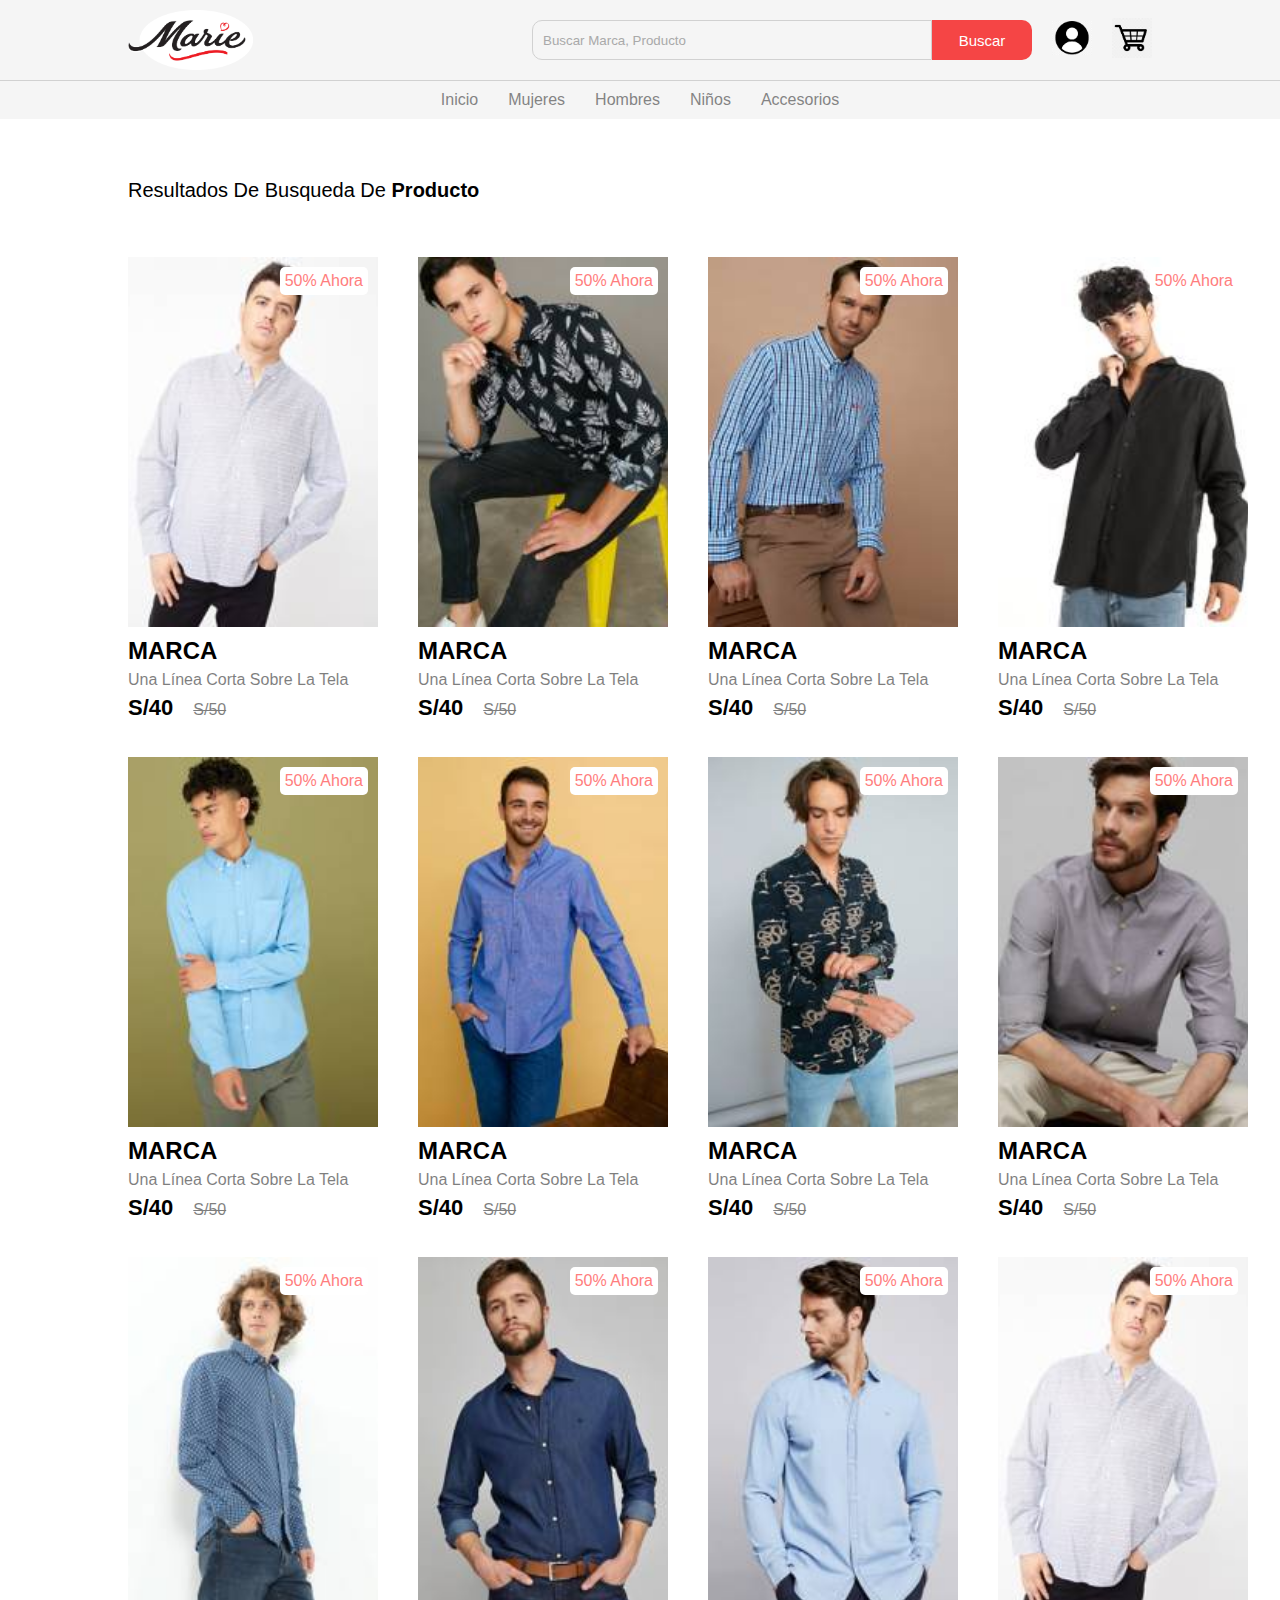
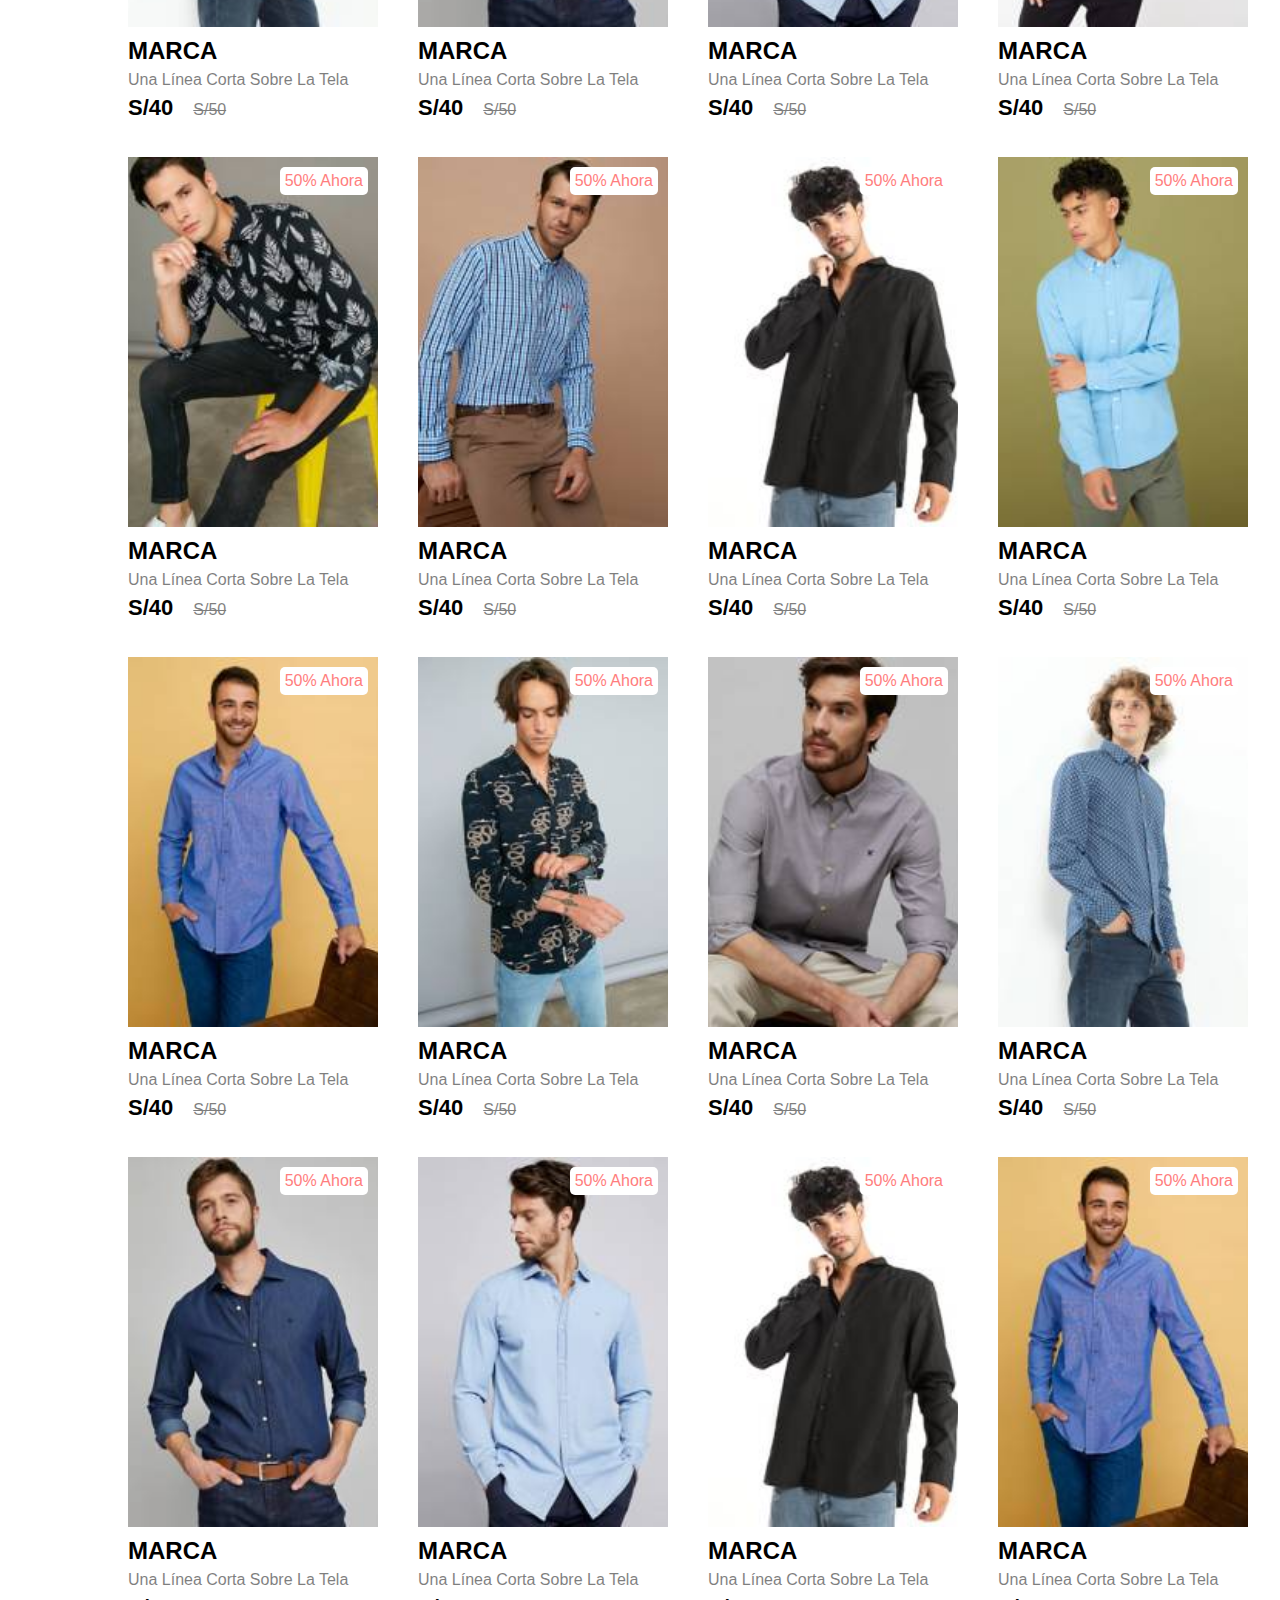
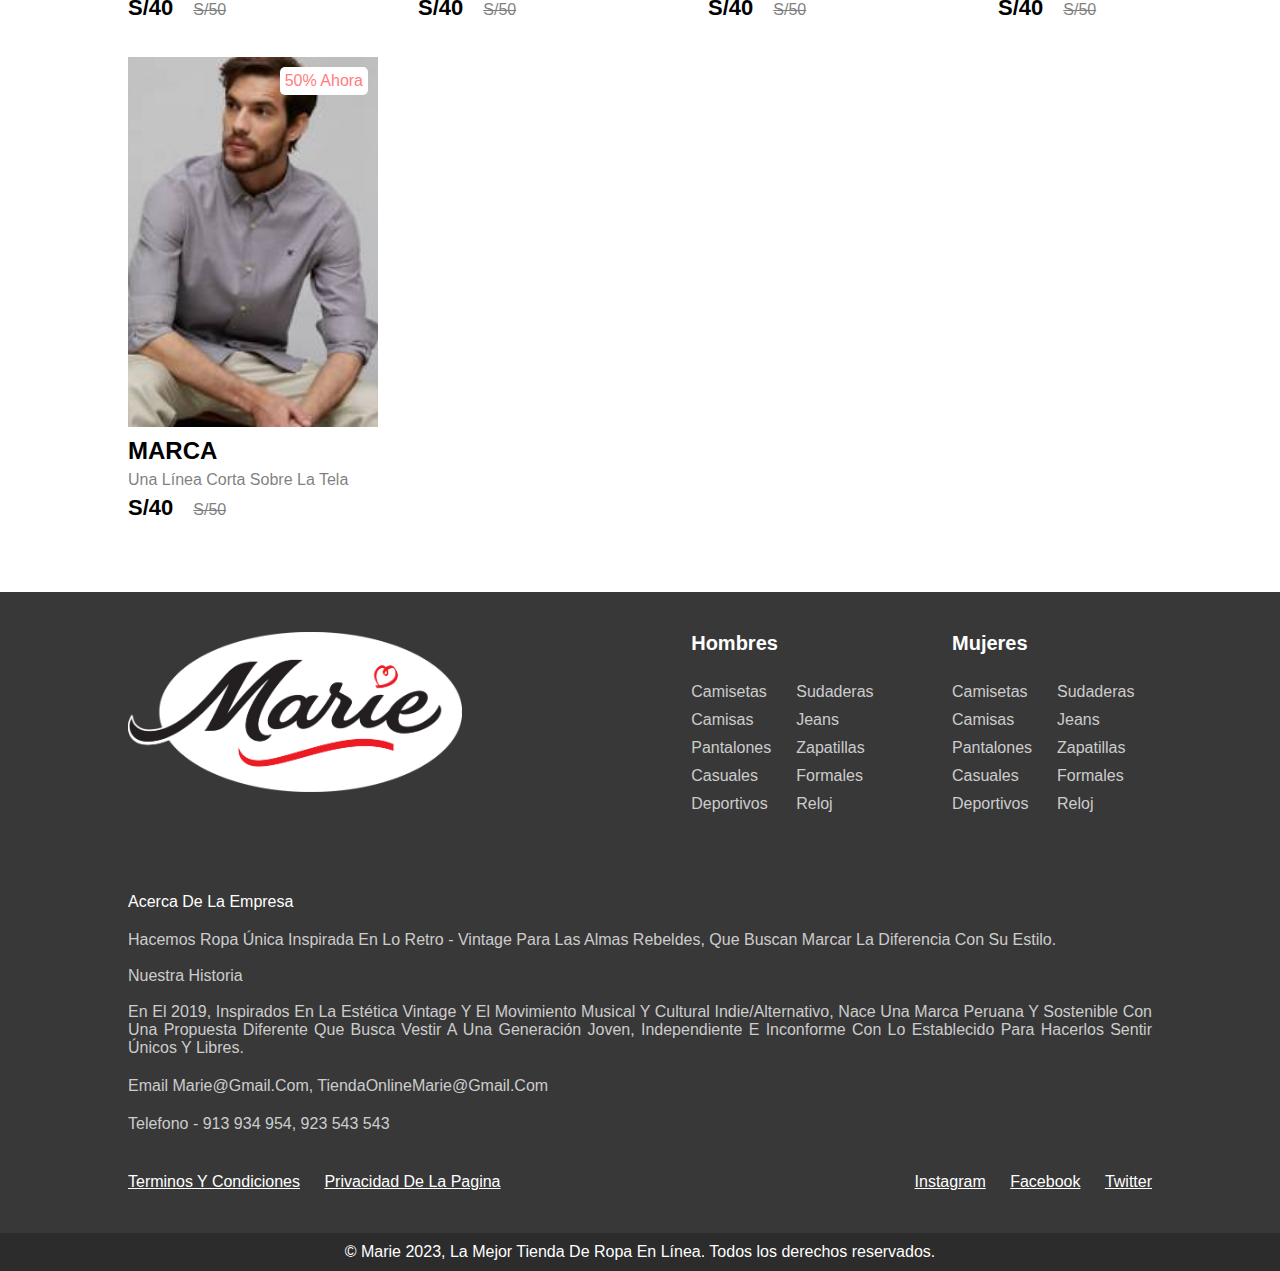
<file: busqueda.html>
<!DOCTYPE html>
<html lang="en">
<head>
    <meta charset="UTF-8">
    <meta http-equiv="X-UA-Compatible" content="IE=edge">
    <meta name="viewport" content="width=device-width, initial-scale=1.0">
    <title>Marie - Resultados de busqueda</title>

    <!-- estilos -->
    <link rel="stylesheet" href="css/inicio.css">
    <link rel="stylesheet" href="css/busqueda.css">
</head>

<body>
    <nav class="barradenavegacion"></nav>

    <section class="resultadosdebusqueda">
        <h2 class="cabezera">Resultados de busqueda de<span> producto</span></h2>

        <div class="contenedordeproducto">
            <div class="tarjetadeproducto">
                <div class="imagendeproducto">
                    <span class="etiquetadedescuento">50% ahora</span>
                    <img src="img/ca1.jpg" class="pulgardeproducto" alt="">
                    <button class="botondetarjeta">Añadir a lista de deseos</button>
                </div>
                <div class="informaciondeproducto">
                    <h2 class="marcadeproducto">Marca</h2>
                    <p class="cortodeproducto">Una línea corta sobre la tela</p>
                    <span class="precio">S/40</span><span class="precioactual">S/50</span>
                </div>
            </div>
            <div class="tarjetadeproducto">
                <div class="imagendeproducto">
                    <span class="etiquetadedescuento">50% ahora</span>
                    <img src="./img/ca2.jpg" class="pulgardeproducto" alt="">
                    <button class="botondetarjeta">Añadir a lista de deseos</button>
                </div>
                <div class="informaciondeproducto">
                    <h2 class="marcadeproducto">Marca</h2>
                    <p class="cortodeproducto">Una línea corta sobre la tela</p>
                    <span class="precio">S/40</span><span class="precioactual">S/50</span>
                </div>
            </div>
            <div class="tarjetadeproducto">
                <div class="imagendeproducto">
                    <span class="etiquetadedescuento">50% ahora</span>
                    <img src="./img/ca3.jpg" class="pulgardeproducto" alt="">
                    <button class="botondetarjeta">Añadir a lista de deseos</button>
                </div>
                <div class="informaciondeproducto">
                    <h2 class="marcadeproducto">Marca</h2>
                    <p class="cortodeproducto">Una línea corta sobre la tela</p>
                    <span class="precio">S/40</span><span class="precioactual">S/50</span>
                </div>
            </div>
            <div class="tarjetadeproducto">
                <div class="imagendeproducto">
                    <span class="etiquetadedescuento">50% ahora</span>
                    <img src="./img/ca4.jpg" class="pulgardeproducto" alt="">
                    <button class="botondetarjeta">Añadir a lista de deseos</button>
                </div>
                <div class="informaciondeproducto">
                    <h2 class="marcadeproducto">Marca</h2>
                    <p class="cortodeproducto">Una línea corta sobre la tela</p>
                    <span class="precio">S/40</span><span class="precioactual">S/50</span>
                </div>
            </div>
            <div class="tarjetadeproducto">
                <div class="imagendeproducto">
                    <span class="etiquetadedescuento">50% ahora</span>
                    <img src="./img/ca5.jpg" class="pulgardeproducto" alt="">
                    <button class="botondetarjeta">Añadir a lista de deseos</button>
                </div>
                <div class="informaciondeproducto">
                    <h2 class="marcadeproducto">Marca</h2>
                    <p class="cortodeproducto">Una línea corta sobre la tela</p>
                    <span class="precio">S/40</span><span class="precioactual">S/50</span>
                </div>
            </div>
            <div class="tarjetadeproducto">
                <div class="imagendeproducto">
                    <span class="etiquetadedescuento">50% ahora</span>
                    <img src="./img/ca6.jpg" class="pulgardeproducto" alt="">
                    <button class="botondetarjeta">Añadir a lista de deseos</button>
                </div>
                <div class="informaciondeproducto">
                    <h2 class="marcadeproducto">Marca</h2>
                    <p class="cortodeproducto">Una línea corta sobre la tela</p>
                    <span class="precio">S/40</span><span class="precioactual">S/50</span>
                </div>
            </div>
            <div class="tarjetadeproducto">
                <div class="imagendeproducto">
                    <span class="etiquetadedescuento">50% ahora</span>
                    <img src="./img/ca7.jpg" class="pulgardeproducto" alt="">
                    <button class="botondetarjeta">Añadir a lista de deseos</button>
                </div>
                <div class="informaciondeproducto">
                    <h2 class="marcadeproducto">Marca</h2>
                    <p class="cortodeproducto">Una línea corta sobre la tela</p>
                    <span class="precio">S/40</span><span class="precioactual">S/50</span>
                </div>
            </div>
            <div class="tarjetadeproducto">
                <div class="imagendeproducto">
                    <span class="etiquetadedescuento">50% ahora</span>
                    <img src="./img/ca8.jpg" class="pulgardeproducto" alt="">
                    <button class="botondetarjeta">Añadir a lista de deseos</button>
                </div>
                <div class="informaciondeproducto">
                    <h2 class="marcadeproducto">Marca</h2>
                    <p class="cortodeproducto">Una línea corta sobre la tela</p>
                    <span class="precio">S/40</span><span class="precioactual">S/50</span>
                </div>
            </div>
            <div class="tarjetadeproducto">
                <div class="imagendeproducto">
                    <span class="etiquetadedescuento">50% ahora</span>
                    <img src="./img/ca9.jpg" class="pulgardeproducto" alt="">
                    <button class="botondetarjeta">Añadir a lista de deseos</button>
                </div>
                <div class="informaciondeproducto">
                    <h2 class="marcadeproducto">Marca</h2>
                    <p class="cortodeproducto">Una línea corta sobre la tela</p>
                    <span class="precio">S/40</span><span class="precioactual">S/50</span>
                </div>
            </div>
            <div class="tarjetadeproducto">
                <div class="imagendeproducto">
                    <span class="etiquetadedescuento">50% ahora</span>
                    <img src="./img/ca10.jpg" class="pulgardeproducto" alt="">
                    <button class="botondetarjeta">Añadir a lista de deseos</button>
                </div>
                <div class="informaciondeproducto">
                    <h2 class="marcadeproducto">Marca</h2>
                    <p class="cortodeproducto">Una línea corta sobre la tela</p>
                    <span class="precio">S/40</span><span class="precioactual">S/50</span>
                </div>
            </div>
            <div class="tarjetadeproducto">
                <div class="imagendeproducto">
                    <span class="etiquetadedescuento">50% ahora</span>
                    <img src="./img/ca11.jpg" class="pulgardeproducto" alt="">
                    <button class="botondetarjeta">Añadir a lista de deseos</button>
                </div>
                <div class="informaciondeproducto">
                    <h2 class="marcadeproducto">Marca</h2>
                    <p class="cortodeproducto">Una línea corta sobre la tela</p>
                    <span class="precio">S/40</span><span class="precioactual">S/50</span>
                </div>
            </div>
            <div class="tarjetadeproducto">
                <div class="imagendeproducto">
                    <span class="etiquetadedescuento">50% ahora</span>
                    <img src="./img/ca1.jpg" class="pulgardeproducto" alt="">
                    <button class="botondetarjeta">Añadir a lista de deseos</button>
                </div>
                <div class="informaciondeproducto">
                    <h2 class="marcadeproducto">Marca</h2>
                    <p class="cortodeproducto">Una línea corta sobre la tela</p>
                    <span class="precio">S/40</span><span class="precioactual">S/50</span>
                </div>
            </div>
            <div class="tarjetadeproducto">
                <div class="imagendeproducto">
                    <span class="etiquetadedescuento">50% ahora</span>
                    <img src="./img/ca2.jpg" class="pulgardeproducto" alt="">
                    <button class="botondetarjeta">Añadir a lista de deseos</button>
                </div>
                <div class="informaciondeproducto">
                    <h2 class="marcadeproducto">Marca</h2>
                    <p class="cortodeproducto">Una línea corta sobre la tela</p>
                    <span class="precio">S/40</span><span class="precioactual">S/50</span>
                </div>
            </div>
            <div class="tarjetadeproducto">
                <div class="imagendeproducto">
                    <span class="etiquetadedescuento">50% ahora</span>
                    <img src="./img/ca3.jpg" class="pulgardeproducto" alt="">
                    <button class="botondetarjeta">Añadir a lista de deseos</button>
                </div>
                <div class="informaciondeproducto">
                    <h2 class="marcadeproducto">Marca</h2>
                    <p class="cortodeproducto">Una línea corta sobre la tela</p>
                    <span class="precio">S/40</span><span class="precioactual">S/50</span>
                </div>
            </div>
            <div class="tarjetadeproducto">
                <div class="imagendeproducto">
                    <span class="etiquetadedescuento">50% ahora</span>
                    <img src="./img/ca4.jpg" class="pulgardeproducto" alt="">
                    <button class="botondetarjeta">Añadir a lista de deseos</button>
                </div>
                <div class="informaciondeproducto">
                    <h2 class="marcadeproducto">Marca</h2>
                    <p class="cortodeproducto">Una línea corta sobre la tela</p>
                    <span class="precio">S/40</span><span class="precioactual">S/50</span>
                </div>
            </div>
            <div class="tarjetadeproducto">
                <div class="imagendeproducto">
                    <span class="etiquetadedescuento">50% ahora</span>
                    <img src="./img/ca5.jpg" class="pulgardeproducto" alt="">
                    <button class="botondetarjeta">Añadir a lista de deseos</button>
                </div>
                <div class="informaciondeproducto">
                    <h2 class="marcadeproducto">Marca</h2>
                    <p class="cortodeproducto">Una línea corta sobre la tela</p>
                    <span class="precio">S/40</span><span class="precioactual">S/50</span>
                </div>
            </div>
            <div class="tarjetadeproducto">
                <div class="imagendeproducto">
                    <span class="etiquetadedescuento">50% ahora</span>
                    <img src="./img/ca6.jpg" class="pulgardeproducto" alt="">
                    <button class="botondetarjeta">Añadir a lista de deseos</button>
                </div>
                <div class="informaciondeproducto">
                    <h2 class="marcadeproducto">Marca</h2>
                    <p class="cortodeproducto">Una línea corta sobre la tela</p>
                    <span class="precio">S/40</span><span class="precioactual">S/50</span>
                </div>
            </div>
            <div class="tarjetadeproducto">
                <div class="imagendeproducto">
                    <span class="etiquetadedescuento">50% ahora</span>
                    <img src="./img/ca7.jpg" class="pulgardeproducto" alt="">
                    <button class="botondetarjeta">Añadir a lista de deseos</button>
                </div>
                <div class="informaciondeproducto">
                    <h2 class="marcadeproducto">Marca</h2>
                    <p class="cortodeproducto">Una línea corta sobre la tela</p>
                    <span class="precio">S/40</span><span class="precioactual">S/50</span>
                </div>
            </div>
            <div class="tarjetadeproducto">
                <div class="imagendeproducto">
                    <span class="etiquetadedescuento">50% ahora</span>
                    <img src="./img/ca8.jpg" class="pulgardeproducto" alt="">
                    <button class="botondetarjeta">Añadir a lista de deseos</button>
                </div>
                <div class="informaciondeproducto">
                    <h2 class="marcadeproducto">Marca</h2>
                    <p class="cortodeproducto">Una línea corta sobre la tela</p>
                    <span class="precio">S/40</span><span class="precioactual">S/50</span>
                </div>
            </div>
            <div class="tarjetadeproducto">
                <div class="imagendeproducto">
                    <span class="etiquetadedescuento">50% ahora</span>
                    <img src="./img/ca9.jpg" class="pulgardeproducto" alt="">
                    <button class="botondetarjeta">Añadir a lista de deseos</button>
                </div>
                <div class="informaciondeproducto">
                    <h2 class="marcadeproducto">Marca</h2>
                    <p class="cortodeproducto">Una línea corta sobre la tela</p>
                    <span class="precio">S/40</span><span class="precioactual">S/50</span>
                </div>
            </div>
            <div class="tarjetadeproducto">
                <div class="imagendeproducto">
                    <span class="etiquetadedescuento">50% ahora</span>
                    <img src="./img/ca10.jpg" class="pulgardeproducto" alt="">
                    <button class="botondetarjeta">Añadir a lista de deseos</button>
                </div>
                <div class="informaciondeproducto">
                    <h2 class="marcadeproducto">Marca</h2>
                    <p class="cortodeproducto">Una línea corta sobre la tela</p>
                    <span class="precio">S/40</span><span class="precioactual">S/50</span>
                </div>
            </div>
            <div class="tarjetadeproducto">
                <div class="imagendeproducto">
                    <span class="etiquetadedescuento">50% ahora</span>
                    <img src="./img/ca11.jpg" class="pulgardeproducto" alt="">
                    <button class="botondetarjeta">Añadir a lista de deseos</button>
                </div>
                <div class="informaciondeproducto">
                    <h2 class="marcadeproducto">Marca</h2>
                    <p class="cortodeproducto">Una línea corta sobre la tela</p>
                    <span class="precio">S/40</span><span class="precioactual">S/50</span>
                </div>
            </div>
            <div class="tarjetadeproducto">
                <div class="imagendeproducto">
                    <span class="etiquetadedescuento">50% ahora</span>
                    <img src="./img/ca4.jpg" class="pulgardeproducto" alt="">
                    <button class="botondetarjeta">Añadir a lista de deseos</button>
                </div>
                <div class="informaciondeproducto">
                    <h2 class="marcadeproducto">Marca</h2>
                    <p class="cortodeproducto">Una línea corta sobre la tela</p>
                    <span class="precio">S/40</span><span class="precioactual">S/50</span>
                </div>
            </div>
            <div class="tarjetadeproducto">
                <div class="imagendeproducto">
                    <span class="etiquetadedescuento">50% ahora</span>
                    <img src="./img/ca6.jpg" class="pulgardeproducto" alt="">
                    <button class="botondetarjeta">Añadir a lista de deseos</button>
                </div>
                <div class="informaciondeproducto">
                    <h2 class="marcadeproducto">Marca</h2>
                    <p class="cortodeproducto">Una línea corta sobre la tela</p>
                    <span class="precio">S/40</span><span class="precioactual">S/50</span>
                </div>
            </div>
            <div class="tarjetadeproducto">
                <div class="imagendeproducto">
                    <span class="etiquetadedescuento">50% ahora</span>
                    <img src="./img/ca8.jpg" class="pulgardeproducto" alt="">
                    <button class="botondetarjeta">Añadir a lista de deseos</button>
                </div>
                <div class="informaciondeproducto">
                    <h2 class="marcadeproducto">Marca</h2>
                    <p class="cortodeproducto">Una línea corta sobre la tela</p>
                    <span class="precio">S/40</span><span class="precioactual">S/50</span>
                </div>
            </div>
        </div>
    </section>

    <!-- footer -->
    <footer></footer>

    <script src="js/navegacion.js"></script>
    <script src="js/footer.js"></script>
</body>
</html>
</file>
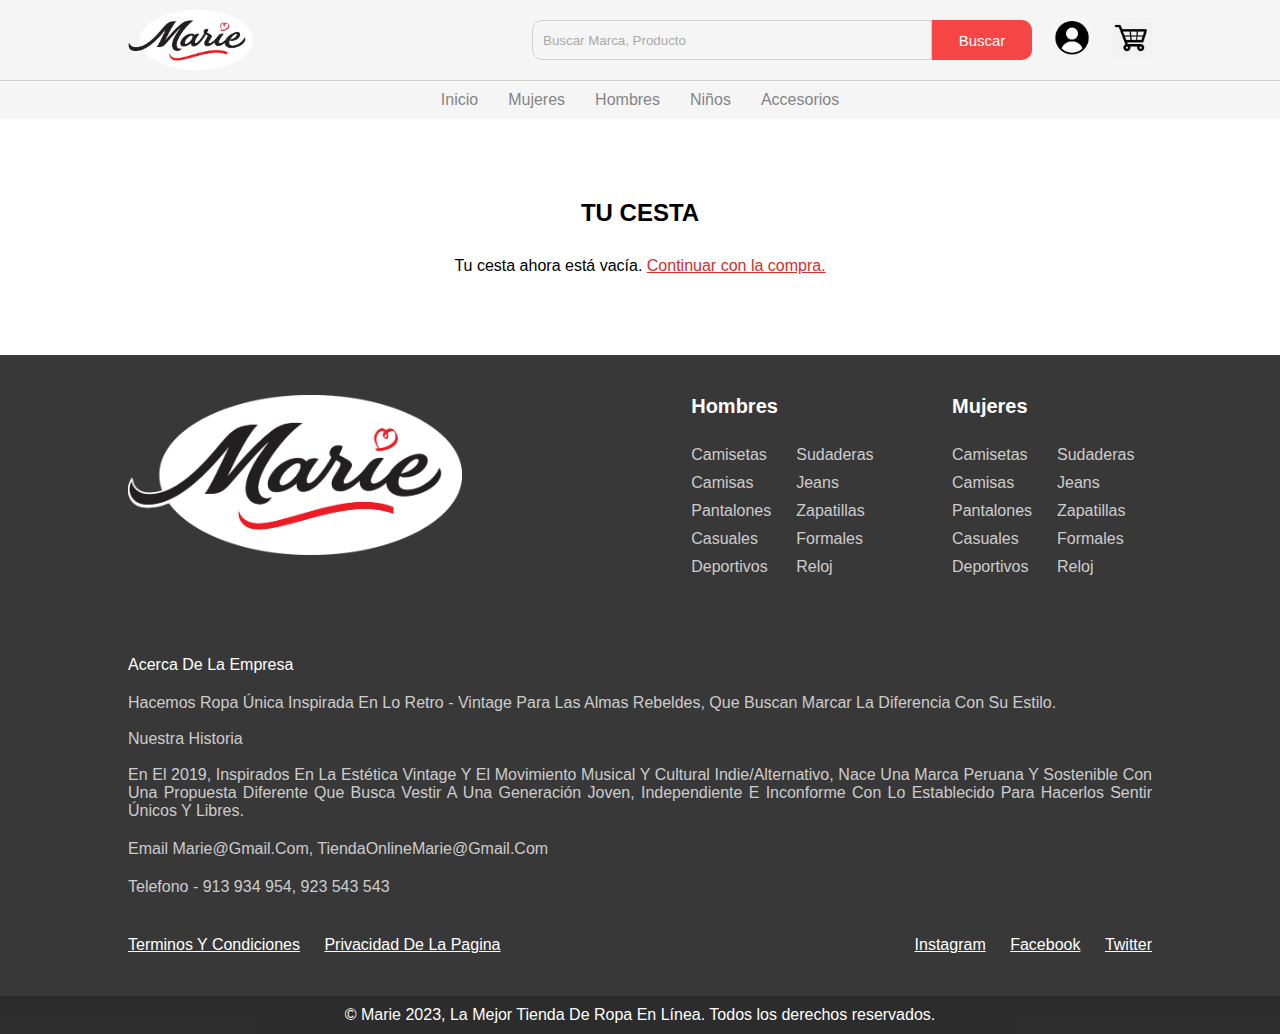
<file: carrito.html>
<!DOCTYPE html>
<html lang="en">
<head>
    <meta charset="UTF-8">
    <meta http-equiv="X-UA-Compatible" content="IE=edge">
    <meta name="viewport" content="width=device-width, initial-scale=1.0">
    <title>Marie - Tu carrito de compras</title>

    <link rel="stylesheet" href="css/inicio.css">
    <link rel="stylesheet" href="css/producto.css">

</head>
<body>
    
    <!--  en js  -->
    <nav class="barradenavegacion"></nav>

    <div class="cesta">
        <h2>TU CESTA</h2>
        <p>Tu cesta ahora está vacía. <a href="accesorios.html">Continuar con la compra.</a></p>
    </div>


    <!-- en js -->
    <footer></footer>

    <script src="js/navegacion.js"></script>
    <script src="js/footer.js"></script>
    <script src="js/inicio.js"></script>
    <script src="js/producto.js"></script>

</body>
</html>
</file>
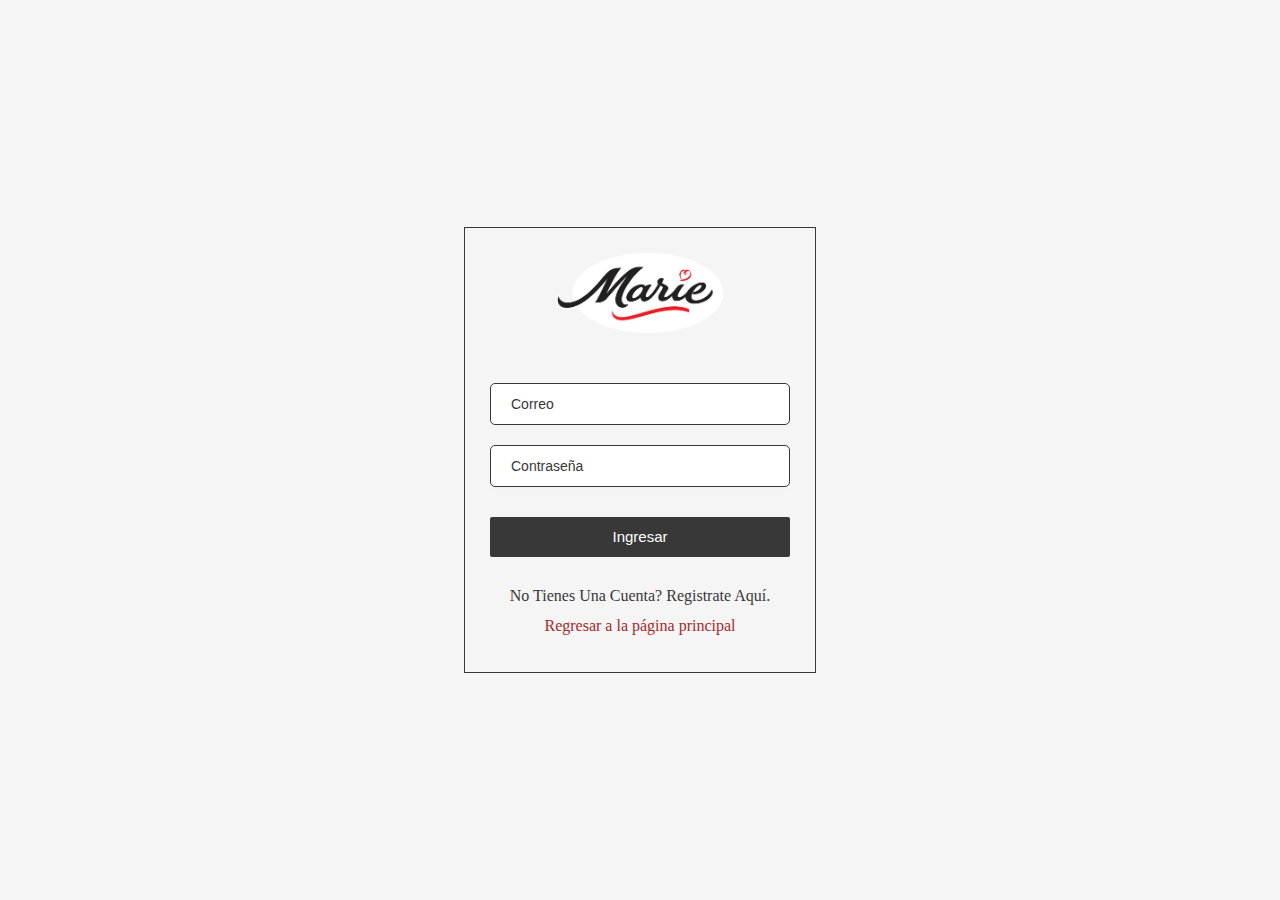
<file: logueo.html>
<!DOCTYPE html>
<html lang="en">
<head>
    <meta charset="UTF-8">
    <meta http-equiv="X-UA-Compatible" content="IE=edge">
    <meta name="viewport" content="width=device-width, initial-scale=1.0">
    <title>Marie - Ingresa con tu cuenta</title>

    <link rel="stylesheet" href="css/registrarse.css">

</head>
<body>

    <img src="img/cargador.gif" alt="img-loading" class="cargador">

    <div class="contenedor">
        <img src="img/logotipo.png" alt="img-logo" class="logo">
        <div>
            <input type="email" autocomplete="off" name="" id="email" placeholder="correo">
            <input type="password" autocomplete="off" name="" id="password" placeholder="contraseña">
            <button class="btnenviar">Ingresar</button>
        </div>
        <a href="registrarse.html" class="enlace">No tienes una cuenta? Registrate aquí.</a>
        <p class="paginaprincipal"><a href="index.html">Regresar a la página principal</a></p>
    </div>
    
</body>
</html>
</file>
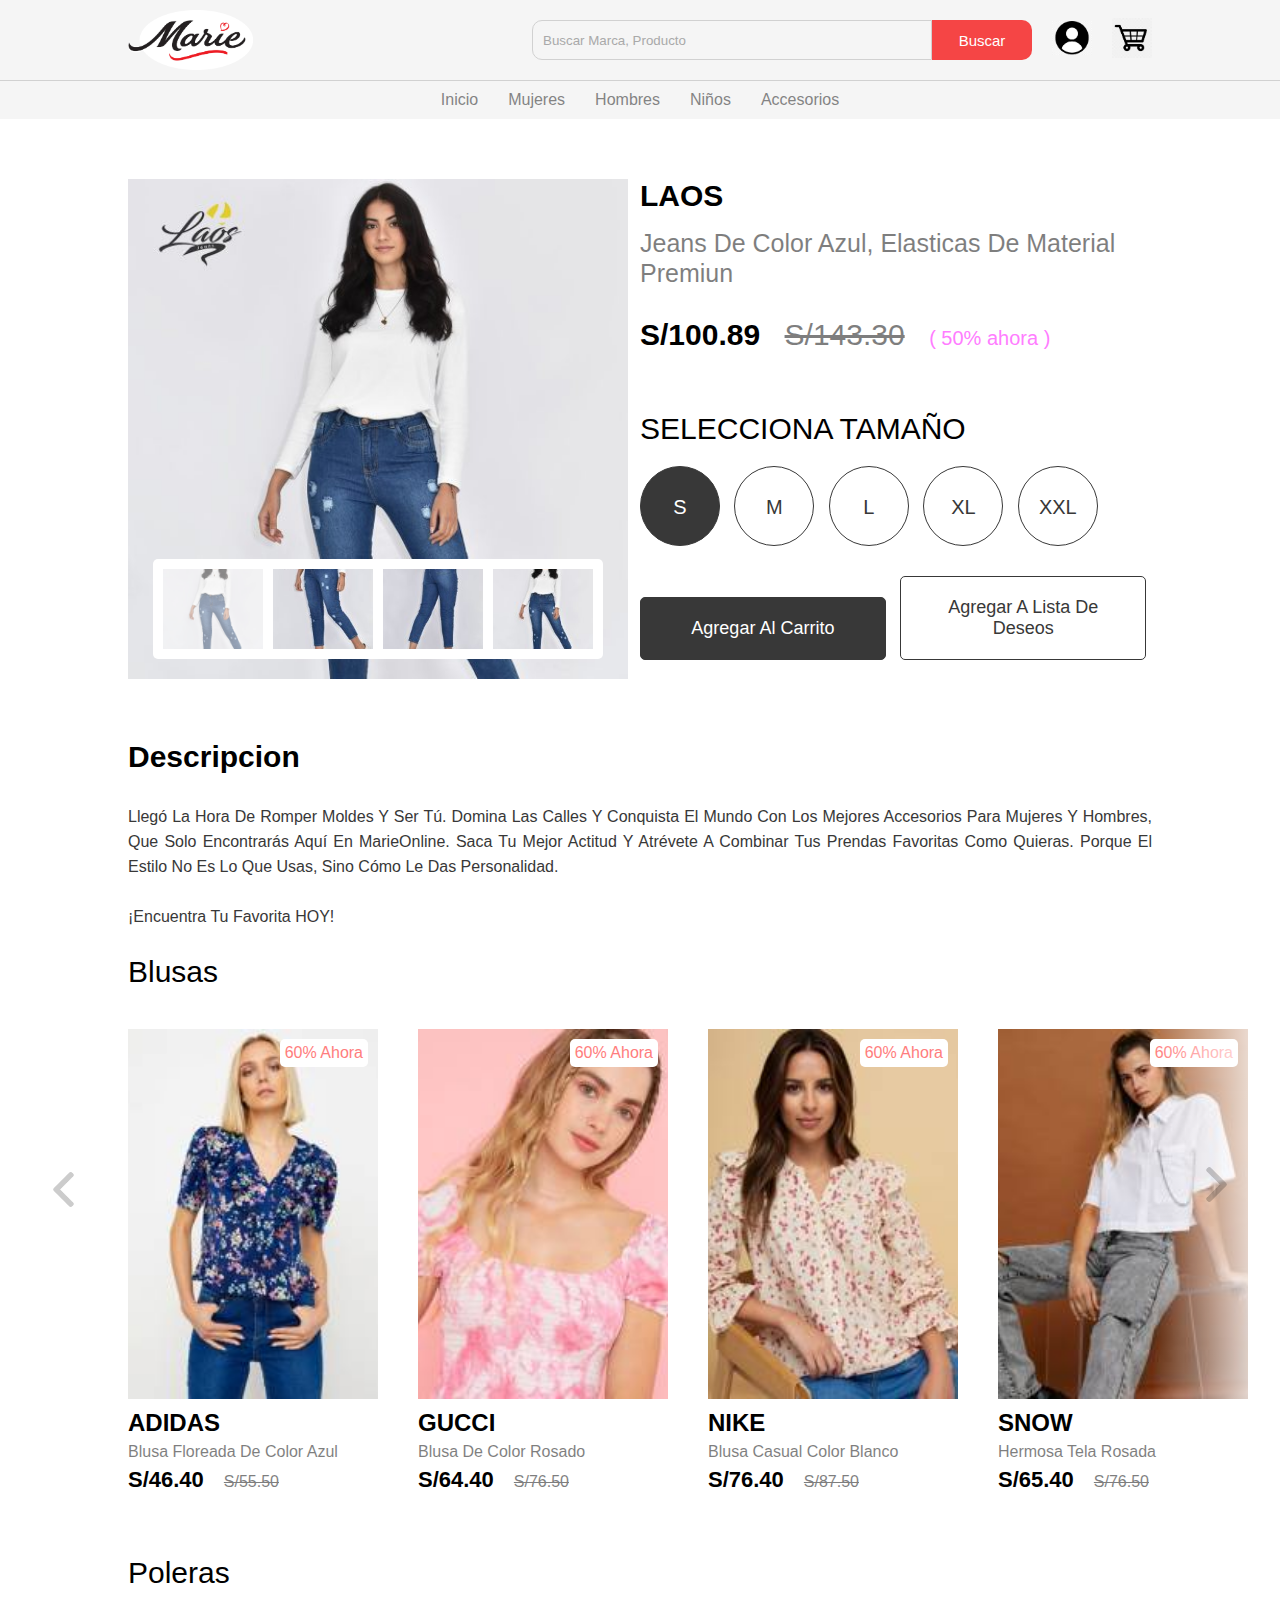
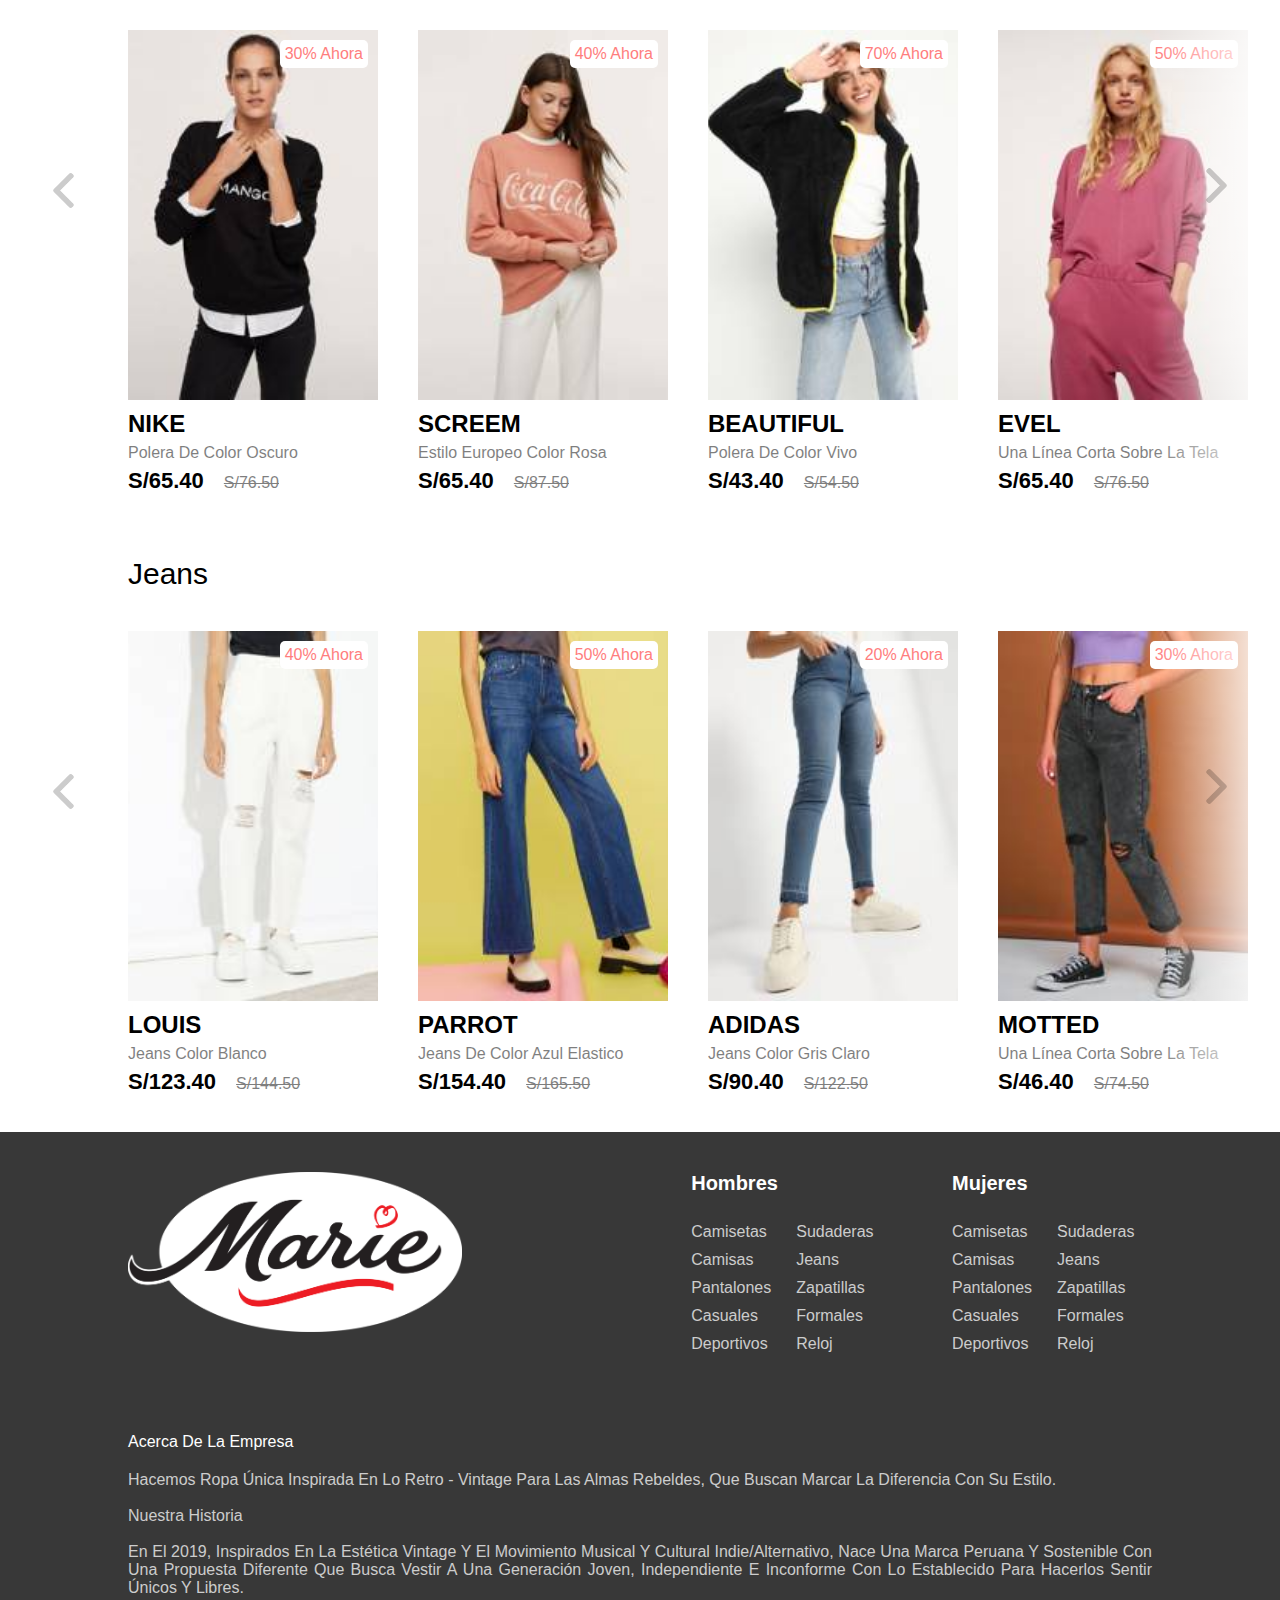
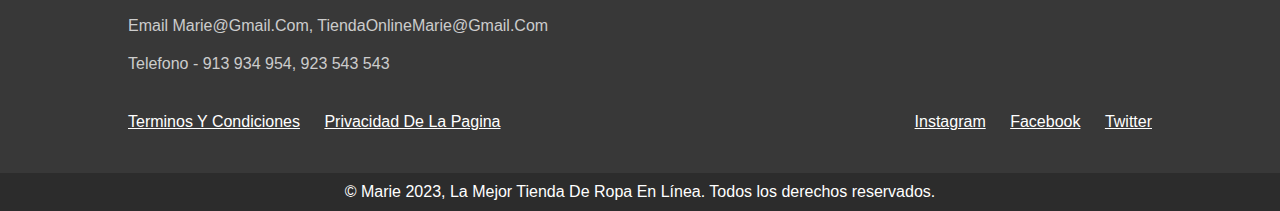
<file: mujeres.html>
<!DOCTYPE html>
<html lang="en">
<head>
    <meta charset="UTF-8">
    <meta http-equiv="X-UA-Compatible" content="IE=edge">
    <meta name="viewport" content="width=device-width, initial-scale=1.0">
    <title>Marie - Productos Para Damas</title>

    <!-- estilos -->
    <link rel="stylesheet" href="css/inicio.css">
    <link rel="stylesheet" href="css/producto.css">
</head>
<body>
    
    <!--  en js  -->
    <nav class="barradenavegacion"></nav>

    <section class="detallesdeproducto">
        <div class="image-slider-mujer image-slider">
            <div class="imagendeproductos">
                <img src="img/mu1.jpg" class="activo" alt="">
                <img src="img/mu3.jpg" alt="">
                <img src="img/mu4.jpg" alt="">
                <img src="img/mu2.jpg" alt="">
            </div>
        </div>
        <div class="detalles">
            <h2 class="marcadeproducto">LAOS</h2>
            <p class="cortodeproducto">jeans de color azul, elasticas de material premiun <br></p>
            <span class="preciodeproducto">S/100.89</span>
            <span class="preciodeproductoactual">S/143.30</span>
            <span class="descuentodeproducto">( 50% ahora )</span>

            <p class="encabezadosubproducto">Selecciona tamaño</p>

            <input type="radio" name="tamaño" value="s" checked hidden id="s-tamaño">
            <label for="t-tamaño" class="tamañoradiobtn check">S</label>
            <input type="radio" name="tamaño" value="m" hidden id="m-tamaño">
            <label for="t-tamaño" class="tamañoradiobtn">M</label>
            <input type="radio" name="tamaño" value="l" hidden id="l-tamaño">
            <label for="t-tamaño" class="tamañoradiobtn">L</label>
            <input type="radio" name="tamaño" value="xl" hidden id="xl-tamaño">
            <label for="t-tamaño" class="tamañoradiobtn">XL</label>
            <input type="radio" name="tamaño" value="xxl" hidden id="xxl-tamaño">
            <label for="t-tamaño" class="tamañoradiobtn">XXL    </label>

            <button class="btn btncarrito">Agregar al carrito</button>
            <button class="btn btndeseos">Agregar a lista de deseos</button>

        </div>
    </section>

    <section class="detallesdes">
        <h2 class="cabezera">Descripcion</h2>
        <p class="des">Llegó la hora de romper moldes y ser tú. Domina las calles y conquista el mundo con los mejores accesorios para mujeres y hombres, que solo encontrarás aquí en MarieOnline. Saca tu mejor actitud y atrévete a combinar tus prendas favoritas como quieras. Porque el estilo no es lo que usas, sino cómo le das personalidad.
            <br>
            <br>
            ¡Encuentra tu favorita HOY!</p>
    </section>

    <!-- blusas -->
    <section class="producto">
        <h2 class="categoriadeproducto">blusas</h2>
        <button class="btnanterior"><img src="./img/nxt.png" alt=""></button>
        <button class="btnsiguiente"><img src="./img/nxt.png" alt=""></button>
        <div class="contenedordeproducto">
            <div class="tarjetadeproducto">
                <div class="imagendeproducto">
                    <span class="etiquetadedescuento">60% ahora</span>
                    <img src="./img/b1.jpg" class="pulgardeproducto" alt="">
                    <button class="botondetarjeta">Añadir a lista de deseos</button>
                </div>
                <div class="informaciondeproducto">
                    <h2 class="marcadeproducto">ADIDAS</h2>
                    <p class="cortodeproducto">blusa floreada de color azul</p>
                    <span class="precio">S/46.40</span><span class="precioactual">S/55.50</span>
                </div>
            </div>
            <div class="tarjetadeproducto">
                <div class="imagendeproducto">
                    <span class="etiquetadedescuento">60% ahora</span>
                    <img src="./img/b2.jpg" class="pulgardeproducto" alt="">
                    <button class="botondetarjeta">Añadir a lista de deseos</button>
                </div>
                <div class="informaciondeproducto">
                    <h2 class="marcadeproducto">GUCCI</h2>
                    <p class="cortodeproducto">blusa de color rosado</p>
                    <span class="precio">S/64.40</span><span class="precioactual">S/76.50</span>
                </div>
            </div>
            <div class="tarjetadeproducto">
                <div class="imagendeproducto">
                    <span class="etiquetadedescuento">60% ahora</span>
                    <img src="./img/b3.jpg" class="pulgardeproducto" alt="">
                    <button class="botondetarjeta">Añadir a lista de deseos</button>
                </div>
                <div class="informaciondeproducto">
                    <h2 class="marcadeproducto">NIKE</h2>
                    <p class="cortodeproducto">blusa casual color blanco</p>
                    <span class="precio">S/76.40</span><span class="precioactual">S/87.50</span>
                </div>
            </div>
            <div class="tarjetadeproducto">
                <div class="imagendeproducto">
                    <span class="etiquetadedescuento">60% ahora</span>
                    <img src="./img/b4.jpg" class="pulgardeproducto" alt="">
                    <button class="botondetarjeta">Añadir a lista de deseos</button>
                </div>
                <div class="informaciondeproducto">
                    <h2 class="marcadeproducto">SNOW</h2>
                    <p class="cortodeproducto">hermosa tela rosada</p>
                    <span class="precio">S/65.40</span><span class="precioactual">S/76.50</span>
                </div>
            </div>
            <div class="tarjetadeproducto">
                <div class="imagendeproducto">
                    <span class="etiquetadedescuento">50% ahora</span>
                    <img src="./img/b5.jpg" class="pulgardeproducto" alt="">
                    <button class="botondetarjeta">Añadir a lista de deseos</button>
                </div>
                <div class="informaciondeproducto">
                    <h2 class="marcadeproducto">OST</h2>
                    <p class="cortodeproducto">Una línea corta sobre la tela</p>
                    <span class="precio">S/40</span><span class="precioactual">S/50</span>
                </div>
            </div>
            <div class="tarjetadeproducto">
                <div class="imagendeproducto">
                    <span class="etiquetadedescuento">50% ahora</span>
                    <img src="./img/b6.jpg" class="pulgardeproducto" alt="">
                    <button class="botondetarjeta">Añadir a lista de deseos</button>
                </div>
                <div class="informaciondeproducto">
                    <h2 class="marcadeproducto">PRETTY</h2>
                    <p class="cortodeproducto">Una línea corta sobre la tela</p>
                    <span class="precio">S/40</span><span class="precioactual">S/50</span>
                </div>
            </div>
            <div class="tarjetadeproducto">
                <div class="imagendeproducto">
                    <span class="etiquetadedescuento">50% ahora</span>
                    <img src="./img/b7.jpg" class="pulgardeproducto" alt="">
                    <button class="botondetarjeta">Añadir a lista de deseos</button>
                </div>
                <div class="informaciondeproducto">
                    <h2 class="marcadeproducto">MARGIE</h2>
                    <p class="cortodeproducto">Una línea corta sobre la tela</p>
                    <span class="precio">S/54.40</span><span class="precioactual">S/76.50</span>
                </div>
            </div>
            <div class="tarjetadeproducto">
                <div class="imagendeproducto">
                    <span class="etiquetadedescuento">50% ahora</span>
                    <img src="./img/b8.jpg" class="pulgardeproducto" alt="">
                    <button class="botondetarjeta">Añadir a lista de deseos</button>
                </div>
                <div class="informaciondeproducto">
                    <h2 class="marcadeproducto">BLUTTERFY</h2>
                    <p class="cortodeproducto">Una línea corta sobre la tela</p>
                    <span class="precio">S/40</span><span class="precioactual">S/50</span>
                </div>
            </div>
            <div class="tarjetadeproducto">
                <div class="imagendeproducto">
                    <span class="etiquetadedescuento">50% ahora</span>
                    <img src="./img/b9.jpg" class="pulgardeproducto" alt="">
                    <button class="botondetarjeta">Añadir a lista de deseos</button>
                </div>
                <div class="informaciondeproducto">
                    <h2 class="marcadeproducto">HADA</h2>
                    <p class="cortodeproducto">Una línea corta sobre la tela</p>
                    <span class="precio">S/40</span><span class="precioactual">S/50</span>
                </div>
            </div>
            <div class="tarjetadeproducto">
                <div class="imagendeproducto">
                    <span class="etiquetadedescuento">50% ahora</span>
                    <img src="./img/b10.jpg" class="pulgardeproducto" alt="">
                    <button class="botondetarjeta">Añadir a lista de deseos</button>
                </div>
                <div class="informaciondeproducto">
                    <h2 class="marcadeproducto">OCALE</h2>
                    <p class="cortodeproducto">Una línea corta sobre la tela</p>
                    <span class="precio">S/40</span><span class="precioactual">S/50</span>
                </div>
            </div>
            <div class="tarjetadeproducto">
                <div class="imagendeproducto">
                    <span class="etiquetadedescuento">50% ahora</span>
                    <img src="./img/b11.jpg" class="pulgardeproducto" alt="">
                    <button class="botondetarjeta">Añadir a lista de deseos</button>
                </div>
                <div class="informaciondeproducto">
                    <h2 class="marcadeproducto">BUTTON</h2>
                    <p class="cortodeproducto">Una línea corta sobre la tela</p>
                    <span class="precio">S/40</span><span class="precioactual">S/50</span>
                </div>
            </div>
            <div class="tarjetadeproducto">
                <div class="imagendeproducto">
                    <span class="etiquetadedescuento">70% ahora</span>
                    <img src="./img/b12.jpg" class="pulgardeproducto" alt="">
                    <button class="botondetarjeta">Añadir a lista de deseos</button>
                </div>
                <div class="informaciondeproducto">
                    <h2 class="marcadeproducto">ALFONSO</h2>
                    <p class="cortodeproducto">Una línea corta sobre la tela</p>
                    <span class="precio">S/56.40</span><span class="precioactual">S/76.50</span>
                </div>
            </div>
            <div class="tarjetadeproducto">
                <div class="imagendeproducto">
                    <span class="etiquetadedescuento">80% ahora</span>
                    <img src="./img/b1.jpg" class="pulgardeproducto" alt="">
                    <button class="botondetarjeta">Añadir a lista de deseos</button>
                </div>
                <div class="informaciondeproducto">
                    <h2 class="marcadeproducto">GOLDEN</h2>
                    <p class="cortodeproducto">Una línea corta sobre la tela</p>
                    <span class="precio">S/76.40</span><span class="precioactual">S/87.50</span>
                </div>
            </div>
            <div class="tarjetadeproducto">
                <div class="imagendeproducto">
                    <span class="etiquetadedescuento">30% ahora</span>
                    <img src="./img/b2.jpg" class="pulgardeproducto" alt="">
                    <button class="botondetarjeta">Añadir a lista de deseos</button>
                </div>
                <div class="informaciondeproducto">
                    <h2 class="marcadeproducto">NORWOR</h2>
                    <p class="cortodeproducto">Una línea corta sobre la tela</p>
                    <span class="precio">S/40</span><span class="precioactual">S/50</span>
                </div>
            </div>
            <div class="tarjetadeproducto">
                <div class="imagendeproducto">
                    <span class="etiquetadedescuento">50% ahora</span>
                    <img src="./img/b3.jpg" class="pulgardeproducto" alt="">
                    <button class="botondetarjeta">Añadir a lista de deseos</button>
                </div>
                <div class="informaciondeproducto">
                    <h2 class="marcadeproducto">CRISTIN</h2>
                    <p class="cortodeproducto">Una línea corta sobre la tela</p>
                    <span class="precio">S/40</span><span class="precioactual">S/50</span>
                </div>
            </div>
            <div class="tarjetadeproducto">
                <div class="imagendeproducto">
                    <span class="etiquetadedescuento">50% ahora</span>
                    <img src="./img/b4.jpg" class="pulgardeproducto" alt="">
                    <button class="botondetarjeta">Añadir a lista de deseos</button>
                </div>
                <div class="informaciondeproducto">
                    <h2 class="marcadeproducto">BLACKPINK</h2>
                    <p class="cortodeproducto">Una línea corta sobre la tela</p>
                    <span class="precio">S/40</span><span class="precioactual">S/50</span>
                </div>
            </div>
            <div class="tarjetadeproducto">
                <div class="imagendeproducto">
                    <span class="etiquetadedescuento">50% ahora</span>
                    <img src="./img/b5.jpg" class="pulgardeproducto" alt="">
                    <button class="botondetarjeta">Añadir a lista de deseos</button>
                </div>
                <div class="informaciondeproducto">
                    <h2 class="marcadeproducto">GIVELOVE</h2>
                    <p class="cortodeproducto">Una línea corta sobre la tela</p>
                    <span class="precio">S/40</span><span class="precioactual">S/50</span>
                </div>
            </div>
            <div class="tarjetadeproducto">
                <div class="imagendeproducto">
                    <span class="etiquetadedescuento">50% ahora</span>
                    <img src="./img/b6.jpg" class="pulgardeproducto" alt="">
                    <button class="botondetarjeta">Añadir a lista de deseos</button>
                </div>
                <div class="informaciondeproducto">
                    <h2 class="marcadeproducto">IAMBEAUTIFUL</h2>
                    <p class="cortodeproducto">Una línea corta sobre la tela</p>
                    <span class="precio">S/40</span><span class="precioactual">S/50</span>
                </div>
            </div>
            <div class="tarjetadeproducto">
                <div class="imagendeproducto">
                    <span class="etiquetadedescuento">50% ahora</span>
                    <img src="./img/b7.jpg" class="pulgardeproducto" alt="">
                    <button class="botondetarjeta">Añadir a lista de deseos</button>
                </div>
                <div class="informaciondeproducto">
                    <h2 class="marcadeproducto">MOON</h2>
                    <p class="cortodeproducto">Una línea corta sobre la tela</p>
                    <span class="precio">S/40</span><span class="precioactual">S/50</span>
                </div>
            </div>
            <div class="tarjetadeproducto">
                <div class="imagendeproducto">
                    <span class="etiquetadedescuento">50% ahora</span>
                    <img src="./img/b8.jpg" class="pulgardeproducto" alt="">
                    <button class="botondetarjeta">Añadir a lista de deseos</button>
                </div>
                <div class="informaciondeproducto">
                    <h2 class="marcadeproducto">THUNDER</h2>
                    <p class="cortodeproducto">Una línea corta sobre la tela</p>
                    <span class="precio">S/40</span><span class="precioactual">S/50</span>
                </div>
            </div>
            <div class="tarjetadeproducto">
                <div class="imagendeproducto">
                    <span class="etiquetadedescuento">50% ahora</span>
                    <img src="./img/b9.jpg" class="pulgardeproducto" alt="">
                    <button class="botondetarjeta">Añadir a lista de deseos</button>
                </div>
                <div class="informaciondeproducto">
                    <h2 class="marcadeproducto">LIGHT</h2>
                    <p class="cortodeproducto">Una línea corta sobre la tela</p>
                    <span class="precio">S/40</span><span class="precioactual">S/50</span>
                </div>
            </div>
            <div class="tarjetadeproducto">
                <div class="imagendeproducto">
                    <span class="etiquetadedescuento">50% ahora</span>
                    <img src="./img/b10.jpg" class="pulgardeproducto" alt="">
                    <button class="botondetarjeta">Añadir a lista de deseos</button>
                </div>
                <div class="informaciondeproducto">
                    <h2 class="marcadeproducto">NIKE</h2>
                    <p class="cortodeproducto">Una línea corta sobre la tela</p>
                    <span class="precio">S/40</span><span class="precioactual">S/50</span>
                </div>
            </div>
            <div class="tarjetadeproducto">
                <div class="imagendeproducto">
                    <span class="etiquetadedescuento">30% ahora</span>
                    <img src="./img/b11.jpg" class="pulgardeproducto" alt="">
                    <button class="botondetarjeta">Añadir a lista de deseos</button>
                </div>
                <div class="informaciondeproducto">
                    <h2 class="marcadeproducto">ADIDAS</h2>
                    <p class="cortodeproducto">hermosa pieza color purpura</p>
                    <span class="precio">S/65.40</span><span class="precioactual">S/76.50</span>
                </div>
            </div>
            <div class="tarjetadeproducto">
                <div class="imagendeproducto">
                    <span class="etiquetadedescuento">40% ahora</span>
                    <img src="./img/b12.jpg" class="pulgardeproducto" alt="">
                    <button class="botondetarjeta">Añadir a lista de deseos</button>
                </div>
                <div class="informaciondeproducto">
                    <h2 class="marcadeproducto">LUISA</h2>
                    <p class="cortodeproducto">blusa de color rosa</p>
                    <span class="precio">S/54.40</span><span class="precioactual">S/98.50</span>
                </div>
            </div>
            <div class="tarjetadeproducto">
                <div class="imagendeproducto">
                    <span class="etiquetadedescuento">70% ahora</span>
                    <img src="./img/b2.jpg" class="pulgardeproducto" alt="">
                    <button class="botondetarjeta">Añadir a lista de deseos</button>
                </div>
                <div class="informaciondeproducto">
                    <h2 class="marcadeproducto">AUREOLA</h2>
                    <p class="cortodeproducto">blusa de color rosa moda</p>
                    <span class="precio">S/76.40</span><span class="precioactual">S/87.50</span>
                </div>
            </div>
        </div>
        

    </section>
    
    <!-- poleras -->
    <section class="producto">
        <h2 class="categoriadeproducto">Poleras</h2>
        <button class="btnanterior"><img src="./img/nxt.png" alt=""></button>
        <button class="btnsiguiente"><img src="./img/nxt.png" alt=""></button>
        <div class="contenedordeproducto">
            <div class="tarjetadeproducto">
                <div class="imagendeproducto">
                    <span class="etiquetadedescuento">30% ahora</span>
                    <img src="./img/d1.jpg" class="pulgardeproducto" alt="">
                    <button class="botondetarjeta">Añadir a lista de deseos</button>
                </div>
                <div class="informaciondeproducto">
                    <h2 class="marcadeproducto">NIKE</h2>
                    <p class="cortodeproducto">polera de color oscuro</p>
                    <span class="precio">S/65.40</span><span class="precioactual">S/76.50</span>
                </div>
            </div>
            <div class="tarjetadeproducto">
                <div class="imagendeproducto">
                    <span class="etiquetadedescuento">40% ahora</span>
                    <img src="./img/d2.jpg" class="pulgardeproducto" alt="">
                    <button class="botondetarjeta">Añadir a lista de deseos</button>
                </div>
                <div class="informaciondeproducto">
                    <h2 class="marcadeproducto">SCREEM</h2>
                    <p class="cortodeproducto">estilo europeo color rosa</p>
                    <span class="precio">S/65.40</span><span class="precioactual">S/87.50</span>
                </div>
            </div>
            <div class="tarjetadeproducto">
                <div class="imagendeproducto">
                    <span class="etiquetadedescuento">70% ahora</span>
                    <img src="./img/d3.jpg" class="pulgardeproducto" alt="">
                    <button class="botondetarjeta">Añadir a lista de deseos</button>
                </div>
                <div class="informaciondeproducto">
                    <h2 class="marcadeproducto">BEAUTIFUL</h2>
                    <p class="cortodeproducto">polera de color vivo</p>
                    <span class="precio">S/43.40</span><span class="precioactual">S/54.50</span>
                </div>
            </div>
            <div class="tarjetadeproducto">
                <div class="imagendeproducto">
                    <span class="etiquetadedescuento">50% ahora</span>
                    <img src="./img/d5.jpg" class="pulgardeproducto" alt="">
                    <button class="botondetarjeta">Añadir a lista de deseos</button>
                </div>
                <div class="informaciondeproducto">
                    <h2 class="marcadeproducto">EVEL</h2>
                    <p class="cortodeproducto">Una línea corta sobre la tela</p>
                    <span class="precio">S/65.40</span><span class="precioactual">S/76.50</span>
                </div>
            </div>
            <div class="tarjetadeproducto">
                <div class="imagendeproducto">
                    <span class="etiquetadedescuento">70% ahora</span>
                    <img src="./img/d4.jpg" class="pulgardeproducto" alt="">
                    <button class="botondetarjeta">Añadir a lista de deseos</button>
                </div>
                <div class="informaciondeproducto">
                    <h2 class="marcadeproducto">DOWM</h2>
                    <p class="cortodeproducto">Una línea corta sobre la tela</p>
                    <span class="precio">S/47.40</span><span class="precioactual">S/56.60</span>
                </div>
            </div>
            <div class="tarjetadeproducto">
                <div class="imagendeproducto">
                    <span class="etiquetadedescuento">50% ahora</span>
                    <img src="./img/d6.jpg" class="pulgardeproducto" alt="">
                    <button class="botondetarjeta">Añadir a lista de deseos</button>
                </div>
                <div class="informaciondeproducto">
                    <h2 class="marcadeproducto">WEEKEN</h2>
                    <p class="cortodeproducto">Una línea corta sobre la tela</p>
                    <span class="precio">S/46.50</span><span class="precioactual">S/50.00</span>
                </div>
            </div>
            <div class="tarjetadeproducto">
                <div class="imagendeproducto">
                    <span class="etiquetadedescuento">50% ahora</span>
                    <img src="./img/d7.jpg" class="pulgardeproducto" alt="">
                    <button class="botondetarjeta">Añadir a lista de deseos</button>
                </div>
                <div class="informaciondeproducto">
                    <h2 class="marcadeproducto">MOSNTER</h2>
                    <p class="cortodeproducto">Una línea corta sobre la tela</p>
                    <span class="precio">S/40</span><span class="precioactual">S/50</span>
                </div>
            </div>
            <div class="tarjetadeproducto">
                <div class="imagendeproducto">
                    <span class="etiquetadedescuento">50% ahora</span>
                    <img src="./img/d8.jpg" class="pulgardeproducto" alt="">
                    <button class="botondetarjeta">Añadir a lista de deseos</button>
                </div>
                <div class="informaciondeproducto">
                    <h2 class="marcadeproducto">ADIDAS</h2>
                    <p class="cortodeproducto">Una línea corta sobre la tela</p>
                    <span class="precio">S/40</span><span class="precioactual">S/50</span>
                </div>
            </div>
            <div class="tarjetadeproducto">
                <div class="imagendeproducto">
                    <span class="etiquetadedescuento">50% ahora</span>
                    <img src="./img/d9.jpg" class="pulgardeproducto" alt="">
                    <button class="botondetarjeta">Añadir a lista de deseos</button>
                </div>
                <div class="informaciondeproducto">
                    <h2 class="marcadeproducto">NIKE</h2>
                    <p class="cortodeproducto">Una línea corta sobre la tela</p>
                    <span class="precio">S/40</span><span class="precioactual">S/50</span>
                </div>
            </div>
            <div class="tarjetadeproducto">
                <div class="imagendeproducto">
                    <span class="etiquetadedescuento">50% ahora</span>
                    <img src="./img/d10.jpg" class="pulgardeproducto" alt="">
                    <button class="botondetarjeta">Añadir a lista de deseos</button>
                </div>
                <div class="informaciondeproducto">
                    <h2 class="marcadeproducto">PARROT</h2>
                    <p class="cortodeproducto">Una línea corta sobre la tela</p>
                    <span class="precio">S/40</span><span class="precioactual">S/50</span>
                </div>
            </div>
            <div class="tarjetadeproducto">
                <div class="imagendeproducto">
                    <span class="etiquetadedescuento">50% ahora</span>
                    <img src="./img/d11.jpg" class="pulgardeproducto" alt="">
                    <button class="botondetarjeta">Añadir a lista de deseos</button>
                </div>
                <div class="informaciondeproducto">
                    <h2 class="marcadeproducto">LION</h2>
                    <p class="cortodeproducto">Una línea corta sobre la tela</p>
                    <span class="precio">S/40</span><span class="precioactual">S/50</span>
                </div>
            </div>
            <div class="tarjetadeproducto">
                <div class="imagendeproducto">
                    <span class="etiquetadedescuento">50% ahora</span>
                    <img src="./img/d12.jpg" class="pulgardeproducto" alt="">
                    <button class="botondetarjeta">Añadir a lista de deseos</button>
                </div>
                <div class="informaciondeproducto">
                    <h2 class="marcadeproducto">PALMERAS</h2>
                    <p class="cortodeproducto">Una línea corta sobre la tela</p>
                    <span class="precio">S/40</span><span class="precioactual">S/50</span>
                </div>
            </div>
            <div class="tarjetadeproducto">
                <div class="imagendeproducto">
                    <span class="etiquetadedescuento">50% ahora</span>
                    <img src="./img/d1.jpg" class="pulgardeproducto" alt="">
                    <button class="botondetarjeta">Añadir a lista de deseos</button>
                </div>
                <div class="informaciondeproducto">
                    <h2 class="marcadeproducto">BARCEL</h2>
                    <p class="cortodeproducto">Una línea corta sobre la tela</p>
                    <span class="precio">S/40</span><span class="precioactual">S/50</span>
                </div>
            </div>
            <div class="tarjetadeproducto">
                <div class="imagendeproducto">
                    <span class="etiquetadedescuento">50% ahora</span>
                    <img src="./img/d2.jpg" class="pulgardeproducto" alt="">
                    <button class="botondetarjeta">Añadir a lista de deseos</button>
                </div>
                <div class="informaciondeproducto">
                    <h2 class="marcadeproducto">MATILDA</h2>
                    <p class="cortodeproducto">Una línea corta sobre la tela</p>
                    <span class="precio">S/40</span><span class="precioactual">S/50</span>
                </div>
            </div>
            <div class="tarjetadeproducto">
                <div class="imagendeproducto">
                    <span class="etiquetadedescuento">50% ahora</span>
                    <img src="./img/d3.jpg" class="pulgardeproducto" alt="">
                    <button class="botondetarjeta">Añadir a lista de deseos</button>
                </div>
                <div class="informaciondeproducto">
                    <h2 class="marcadeproducto">LOCUR</h2>
                    <p class="cortodeproducto">Una línea corta sobre la tela</p>
                    <span class="precio">S/40</span><span class="precioactual">S/50</span>
                </div>
            </div>
            <div class="tarjetadeproducto">
                <div class="imagendeproducto">
                    <span class="etiquetadedescuento">50% ahora</span>
                    <img src="./img/d4.jpg" class="pulgardeproducto" alt="">
                    <button class="botondetarjeta">Añadir a lista de deseos</button>
                </div>
                <div class="informaciondeproducto">
                    <h2 class="marcadeproducto">YOUCLOTHES</h2>
                    <p class="cortodeproducto">Una línea corta sobre la tela</p>
                    <span class="precio">S/40</span><span class="precioactual">S/50</span>
                </div>
            </div>
            <div class="tarjetadeproducto">
                <div class="imagendeproducto">
                    <span class="etiquetadedescuento">50% ahora</span>
                    <img src="./img/d5.jpg" class="pulgardeproducto" alt="">
                    <button class="botondetarjeta">Añadir a lista de deseos</button>
                </div>
                <div class="informaciondeproducto">
                    <h2 class="marcadeproducto">ADIDAS</h2>
                    <p class="cortodeproducto">Una línea corta sobre la tela</p>
                    <span class="precio">S/40</span><span class="precioactual">S/50</span>
                </div>
            </div>
            <div class="tarjetadeproducto">
                <div class="imagendeproducto">
                    <span class="etiquetadedescuento">50% ahora</span>
                    <img src="./img/d6.jpg" class="pulgardeproducto" alt="">
                    <button class="botondetarjeta">Añadir a lista de deseos</button>
                </div>
                <div class="informaciondeproducto">
                    <h2 class="marcadeproducto">nike</h2>
                    <p class="cortodeproducto">Una línea corta sobre la tela</p>
                    <span class="precio">S/40</span><span class="precioactual">S/50</span>
                </div>
            </div>
            <div class="tarjetadeproducto">
                <div class="imagendeproducto">
                    <span class="etiquetadedescuento">50% ahora</span>
                    <img src="./img/d7.jpg" class="pulgardeproducto" alt="">
                    <button class="botondetarjeta">Añadir a lista de deseos</button>
                </div>
                <div class="informaciondeproducto">
                    <h2 class="marcadeproducto">DRAWING</h2>
                    <p class="cortodeproducto">Una línea corta sobre la tela</p>
                    <span class="precio">S/40</span><span class="precioactual">S/50</span>
                </div>
            </div>
            <div class="tarjetadeproducto">
                <div class="imagendeproducto">
                    <span class="etiquetadedescuento">50% ahora</span>
                    <img src="./img/d8.jpg" class="pulgardeproducto" alt="">
                    <button class="botondetarjeta">Añadir a lista de deseos</button>
                </div>
                <div class="informaciondeproducto">
                    <h2 class="marcadeproducto">MODELASI</h2>
                    <p class="cortodeproducto">Una línea corta sobre la tela</p>
                    <span class="precio">S/40</span><span class="precioactual">S/50</span>
                </div>
            </div>
            <div class="tarjetadeproducto">
                <div class="imagendeproducto">
                    <span class="etiquetadedescuento">50% ahora</span>
                    <img src="./img/d9.jpg" class="pulgardeproducto" alt="">
                    <button class="botondetarjeta">Añadir a lista de deseos</button>
                </div>
                <div class="informaciondeproducto">
                    <h2 class="marcadeproducto">GUCCI</h2>
                    <p class="cortodeproducto">Una línea corta sobre la tela</p>
                    <span class="precio">S/40</span><span class="precioactual">S/50</span>
                </div>
            </div>
            <div class="tarjetadeproducto">
                <div class="imagendeproducto">
                    <span class="etiquetadedescuento">30% ahora</span>
                    <img src="./img/d10.jpg" class="pulgardeproducto" alt="">
                    <button class="botondetarjeta">Añadir a lista de deseos</button>
                </div>
                <div class="informaciondeproducto">
                    <h2 class="marcadeproducto">COVER</h2>
                    <p class="cortodeproducto">polera de color rosa</p>
                    <span class="precio">S/46.50</span><span class="precioactual">S/54.50</span>
                </div>
            </div>
            <div class="tarjetadeproducto">
                <div class="imagendeproducto">
                    <span class="etiquetadedescuento">70% ahora</span>
                    <img src="./img/d11.jpg" class="pulgardeproducto" alt="">
                    <button class="botondetarjeta">Añadir a lista de deseos</button>
                </div>
                <div class="informaciondeproducto">
                    <h2 class="marcadeproducto">MAKE</h2>
                    <p class="cortodeproducto">polera estilo asiatico</p>
                    <span class="precio">S/54.40</span><span class="precioactual">S/76.50</span>
                </div>
            </div>
            <div class="tarjetadeproducto">
                <div class="imagendeproducto">
                    <span class="etiquetadedescuento">80% ahora</span>
                    <img src="./img/d12.jpg" class="pulgardeproducto" alt="">
                    <button class="botondetarjeta">Añadir a lista de deseos</button>
                </div>
                <div class="informaciondeproducto">
                    <h2 class="marcadeproducto">NIKE</h2>
                    <p class="cortodeproducto">polera de color blanco</p>
                    <span class="precio">S/76.40</span><span class="precioactual">S/98.50</span>
                </div>
            </div>
            <div class="tarjetadeproducto">
                <div class="imagendeproducto">
                    <span class="etiquetadedescuento">20% ahora</span>
                    <img src="./img/d2.jpg" class="pulgardeproducto" alt="">
                    <button class="botondetarjeta">Añadir a lista de deseos</button>
                </div>
                <div class="informaciondeproducto">
                    <h2 class="marcadeproducto">PRISTINE</h2>
                    <p class="cortodeproducto">polera de color brillo rosa</p>
                    <span class="precio">S/87.40</span><span class="precioactual">S/76.50</span>
                </div>
            </div>
        </div>
        

    </section>

    <!-- jeans -->
    <section class="producto">
        <h2 class="categoriadeproducto">Jeans</h2>
        <button class="btnanterior"><img src="./img/nxt.png" alt=""></button>
        <button class="btnsiguiente"><img src="./img/nxt.png" alt=""></button>
        <div class="contenedordeproducto">
            <div class="tarjetadeproducto">
                <div class="imagendeproducto">
                    <span class="etiquetadedescuento">40% ahora</span>
                    <img src="./img/j1.jpg" class="pulgardeproducto" alt="">
                    <button class="botondetarjeta">Añadir a lista de deseos</button>
                </div>
                <div class="informaciondeproducto">
                    <h2 class="marcadeproducto">LOUIS</h2>
                    <p class="cortodeproducto">jeans color blanco</p>
                    <span class="precio">S/123.40</span><span class="precioactual">S/144.50</span>
                </div>
            </div>
            <div class="tarjetadeproducto">
                <div class="imagendeproducto">
                    <span class="etiquetadedescuento">50% ahora</span>
                    <img src="./img/j2.jpg" class="pulgardeproducto" alt="">
                    <button class="botondetarjeta">Añadir a lista de deseos</button>
                </div>
                <div class="informaciondeproducto">
                    <h2 class="marcadeproducto">PARROT</h2>
                    <p class="cortodeproducto">jeans de color azul elastico</p>
                    <span class="precio">S/154.40</span><span class="precioactual">S/165.50</span>
                </div>
            </div>
            <div class="tarjetadeproducto">
                <div class="imagendeproducto">
                    <span class="etiquetadedescuento">20% ahora</span>
                    <img src="./img/j3.jpg" class="pulgardeproducto" alt="">
                    <button class="botondetarjeta">Añadir a lista de deseos</button>
                </div>
                <div class="informaciondeproducto">
                    <h2 class="marcadeproducto">ADIDAS</h2>
                    <p class="cortodeproducto">jeans color gris claro</p>
                    <span class="precio">S/90.40</span><span class="precioactual">S/122.50</span>
                </div>
            </div>
            <div class="tarjetadeproducto">
                <div class="imagendeproducto">
                    <span class="etiquetadedescuento">30% ahora</span>
                    <img src="./img/j4.jpg" class="pulgardeproducto" alt="">
                    <button class="botondetarjeta">Añadir a lista de deseos</button>
                </div>
                <div class="informaciondeproducto">
                    <h2 class="marcadeproducto">MOTTED</h2>
                    <p class="cortodeproducto">Una línea corta sobre la tela</p>
                    <span class="precio">S/46.40</span><span class="precioactual">S/74.50</span>
                </div>
            </div>
            <div class="tarjetadeproducto">
                <div class="imagendeproducto">
                    <span class="etiquetadedescuento">50% ahora</span>
                    <img src="./img/j5.jpg" class="pulgardeproducto" alt="">
                    <button class="botondetarjeta">Añadir a lista de deseos</button>
                </div>
                <div class="informaciondeproducto">
                    <h2 class="marcadeproducto">MOSTAS</h2>
                    <p class="cortodeproducto">Una línea corta sobre la tela</p>
                    <span class="precio">S/40</span><span class="precioactual">S/50</span>
                </div>
            </div>
            <div class="tarjetadeproducto">
                <div class="imagendeproducto">
                    <span class="etiquetadedescuento">50% ahora</span>
                    <img src="./img/j6.jpg" class="pulgardeproducto" alt="">
                    <button class="botondetarjeta">Añadir a lista de deseos</button>
                </div>
                <div class="informaciondeproducto">
                    <h2 class="marcadeproducto">SOLAR</h2>
                    <p class="cortodeproducto">Una línea corta sobre la tela</p>
                    <span class="precio">S/40</span><span class="precioactual">S/50</span>
                </div>
            </div>
            <div class="tarjetadeproducto">
                <div class="imagendeproducto">
                    <span class="etiquetadedescuento">50% ahora</span>
                    <img src="./img/j7.jpg" class="pulgardeproducto" alt="">
                    <button class="botondetarjeta">Añadir a lista de deseos</button>
                </div>
                <div class="informaciondeproducto">
                    <h2 class="marcadeproducto">GUCCI</h2>
                    <p class="cortodeproducto">Una línea corta sobre la tela</p>
                    <span class="precio">S/40</span><span class="precioactual">S/50</span>
                </div>
            </div>
            <div class="tarjetadeproducto">
                <div class="imagendeproducto">
                    <span class="etiquetadedescuento">50% ahora</span>
                    <img src="./img/j8.jpg" class="pulgardeproducto" alt="">
                    <button class="botondetarjeta">Añadir a lista de deseos</button>
                </div>
                <div class="informaciondeproducto">
                    <h2 class="marcadeproducto">ADIDAS</h2>
                    <p class="cortodeproducto">Una línea corta sobre la tela</p>
                    <span class="precio">S/40</span><span class="precioactual">S/50</span>
                </div>
            </div>
            <div class="tarjetadeproducto">
                <div class="imagendeproducto">
                    <span class="etiquetadedescuento">30% ahora</span>
                    <img src="./img/j9.jpg" class="pulgardeproducto" alt="">
                    <button class="botondetarjeta">Añadir a lista de deseos</button>
                </div>
                <div class="informaciondeproducto">
                    <h2 class="marcadeproducto">NIKE</h2>
                    <p class="cortodeproducto">Una línea corta sobre la tela</p>
                    <span class="precio">S/40</span><span class="precioactual">S/50</span>
                </div>
            </div>
            <div class="tarjetadeproducto">
                <div class="imagendeproducto">
                    <span class="etiquetadedescuento">50% ahora</span>
                    <img src="./img/j10.jpg" class="pulgardeproducto" alt="">
                    <button class="botondetarjeta">Añadir a lista de deseos</button>
                </div>
                <div class="informaciondeproducto">
                    <h2 class="marcadeproducto">PRISTINE</h2>
                    <p class="cortodeproducto">Una línea corta sobre la tela</p>
                    <span class="precio">S/46.40</span><span class="precioactual">S/76.50</span>
                </div>
            </div>
            <div class="tarjetadeproducto">
                <div class="imagendeproducto">
                    <span class="etiquetadedescuento">60% ahora</span>
                    <img src="./img/j11.jpg" class="pulgardeproducto" alt="">
                    <button class="botondetarjeta">Añadir a lista de deseos</button>
                </div>
                <div class="informaciondeproducto">
                    <h2 class="marcadeproducto">YOUMAKE</h2>
                    <p class="cortodeproducto">Una línea corta sobre la tela</p>
                    <span class="precio">S/40</span><span class="precioactual">S/50</span>
                </div>
            </div>
            <div class="tarjetadeproducto">
                <div class="imagendeproducto">
                    <span class="etiquetadedescuento">40% ahora</span>
                    <img src="./img/j12.jpg" class="pulgardeproducto" alt="">
                    <button class="botondetarjeta">Añadir a lista de deseos</button>
                </div>
                <div class="informaciondeproducto">
                    <h2 class="marcadeproducto">MYLIFE</h2>
                    <p class="cortodeproducto">Una línea corta sobre la tela</p>
                    <span class="precio">S/47.50</span><span class="precioactual">S/67.50</span>
                </div>
            </div>
            <div class="tarjetadeproducto">
                <div class="imagendeproducto">
                    <span class="etiquetadedescuento">50% ahora</span>
                    <img src="./img/j2.jpg" class="pulgardeproducto" alt="">
                    <button class="botondetarjeta">Añadir a lista de deseos</button>
                </div>
                <div class="informaciondeproducto">
                    <h2 class="marcadeproducto">NIKE</h2>
                    <p class="cortodeproducto">Una línea corta sobre la tela</p>
                    <span class="precio">S/40</span><span class="precioactual">S/50</span>
                </div>
            </div>
            <div class="tarjetadeproducto">
                <div class="imagendeproducto">
                    <span class="etiquetadedescuento">50% ahora</span>
                    <img src="./img/j1.jpg" class="pulgardeproducto" alt="">
                    <button class="botondetarjeta">Añadir a lista de deseos</button>
                </div>
                <div class="informaciondeproducto">
                    <h2 class="marcadeproducto">ADIDAS</h2>
                    <p class="cortodeproducto">Una línea corta sobre la tela</p>
                    <span class="precio">S/40</span><span class="precioactual">S/50</span>
                </div>
            </div>
            <div class="tarjetadeproducto">
                <div class="imagendeproducto">
                    <span class="etiquetadedescuento">50% ahora</span>
                    <img src="./img/j3.jpg" class="pulgardeproducto" alt="">
                    <button class="botondetarjeta">Añadir a lista de deseos</button>
                </div>
                <div class="informaciondeproducto">
                    <h2 class="marcadeproducto">GUCCI</h2>
                    <p class="cortodeproducto">Una línea corta sobre la tela</p>
                    <span class="precio">S/40</span><span class="precioactual">S/50</span>
                </div>
            </div>
            <div class="tarjetadeproducto">
                <div class="imagendeproducto">
                    <span class="etiquetadedescuento">50% ahora</span>
                    <img src="./img/j4.jpg" class="pulgardeproducto" alt="">
                    <button class="botondetarjeta">Añadir a lista de deseos</button>
                </div>
                <div class="informaciondeproducto">
                    <h2 class="marcadeproducto">DREAMS</h2>
                    <p class="cortodeproducto">jeans de color azul</p>
                    <span class="precio">S/40</span><span class="precioactual">S/50</span>
                </div>
            </div>
            <div class="tarjetadeproducto">
                <div class="imagendeproducto">
                    <span class="etiquetadedescuento">50% ahora</span>
                    <img src="./img/j5.jpg" class="pulgardeproducto" alt="">
                    <button class="botondetarjeta">Añadir a lista de deseos</button>
                </div>
                <div class="informaciondeproducto">
                    <h2 class="marcadeproducto">LAST</h2>
                    <p class="cortodeproducto">Una línea corta sobre la tela</p>
                    <span class="precio">S/76.40</span><span class="precioactual">S/87.50</span>
                </div>
            </div>
            <div class="tarjetadeproducto">
                <div class="imagendeproducto">
                    <span class="etiquetadedescuento">50% ahora</span>
                    <img src="./img/j6.jpg" class="pulgardeproducto" alt="">
                    <button class="botondetarjeta">Añadir a lista de deseos</button>
                </div>
                <div class="informaciondeproducto">
                    <h2 class="marcadeproducto">SOUND</h2>
                    <p class="cortodeproducto">Una línea corta sobre la tela</p>
                    <span class="precio">S/76.40</span><span class="precioactual">S/98.50</span>
                </div>
            </div>
            <div class="tarjetadeproducto">
                <div class="imagendeproducto">
                    <span class="etiquetadedescuento">80% ahora</span>
                    <img src="./img/j7.jpg" class="pulgardeproducto" alt="">
                    <button class="botondetarjeta">Añadir a lista de deseos</button>
                </div>
                <div class="informaciondeproducto">
                    <h2 class="marcadeproducto">LOUIS</h2>
                    <p class="cortodeproducto">jeans de color blanco</p>
                    <span class="precio">S/123.40</span><span class="precioactual">S/152.50</span>
                </div>
            </div>
            <div class="tarjetadeproducto">
                <div class="imagendeproducto">
                    <span class="etiquetadedescuento">40% ahora</span>
                    <img src="./img/j8.jpg" class="pulgardeproducto" alt="">
                    <button class="botondetarjeta">Añadir a lista de deseos</button>
                </div>
                <div class="informaciondeproducto">
                    <h2 class="marcadeproducto">OVER</h2>
                    <p class="cortodeproducto">jeans de color oscuro</p>
                    <span class="precio">S/76.40</span><span class="precioactual">S/120.50</span>
                </div>
            </div>
            <div class="tarjetadeproducto">
                <div class="imagendeproducto">
                    <span class="etiquetadedescuento">50% ahora</span>
                    <img src="./img/j9.jpg" class="pulgardeproducto" alt="">
                    <button class="botondetarjeta">Añadir a lista de deseos</button>
                </div>
                <div class="informaciondeproducto">
                    <h2 class="marcadeproducto">NIKE</h2>
                    <p class="cortodeproducto">jean de color azul estilo calle</p>
                    <span class="precio">S/98.40</span><span class="precioactual">S/122.50</span>
                </div>
            </div>
            <div class="tarjetadeproducto">
                <div class="imagendeproducto">
                    <span class="etiquetadedescuento">70% ahora</span>
                    <img src="./img/j1.jpg" class="pulgardeproducto" alt="">
                    <button class="botondetarjeta">Añadir a lista de deseos</button>
                </div>
                <div class="informaciondeproducto">
                    <h2 class="marcadeproducto">PRISTINE</h2>
                    <p class="cortodeproducto">estilo americano color blanco</p>
                    <span class="precio">S/87.40</span><span class="precioactual">S/90.50</span>
                </div>
            </div>
            <div class="tarjetadeproducto">
                <div class="imagendeproducto">
                    <span class="etiquetadedescuento">10% ahora</span>
                    <img src="./img/j10.jpg" class="pulgardeproducto" alt="">
                    <button class="botondetarjeta">Añadir a lista de deseos</button>
                </div>
                <div class="informaciondeproducto">
                    <h2 class="marcadeproducto">BEAUTIFUL</h2>
                    <p class="cortodeproducto">jeans de color azulado brillante</p>
                    <span class="precio">S/76.40</span><span class="precioactual">S/87.50</span>
                </div>
            </div>
            <div class="tarjetadeproducto">
                <div class="imagendeproducto">
                    <span class="etiquetadedescuento">70% ahora</span>
                    <img src="./img/j11.jpg" class="pulgardeproducto" alt="">
                    <button class="botondetarjeta">Añadir a lista de deseos</button>
                </div>
                <div class="informaciondeproducto">
                    <h2 class="marcadeproducto">ADIDAS</h2>
                    <p class="cortodeproducto">jeans de color oscuro</p>
                    <span class="precio">S/98.40</span><span class="precioactual">S/99.50</span>
                </div>
            </div>
            <div class="tarjetadeproducto">
                <div class="imagendeproducto">
                    <span class="etiquetadedescuento">50% ahora</span>
                    <img src="./img/j12.jpg" class="pulgardeproducto" alt="">
                    <button class="botondetarjeta">Añadir a lista de deseos</button>
                </div>
                <div class="informaciondeproducto">
                    <h2 class="marcadeproducto">NIKE</h2>
                    <p class="cortodeproducto">jean estilo americano</p>
                    <span class="precio">S/120.40</span><span class="precioactual">S/140.50</span>
                </div>
            </div>
        </div>
        

    </section>

    <!-- en js -->
    <footer></footer>

    <script src="./js/navegacion.js"></script>
    <script src="./js/footer.js"></script>
    <script src="./js/inicio.js"></script>
    <script src="./js/producto.js"></script>

</body>
</html>
</file>
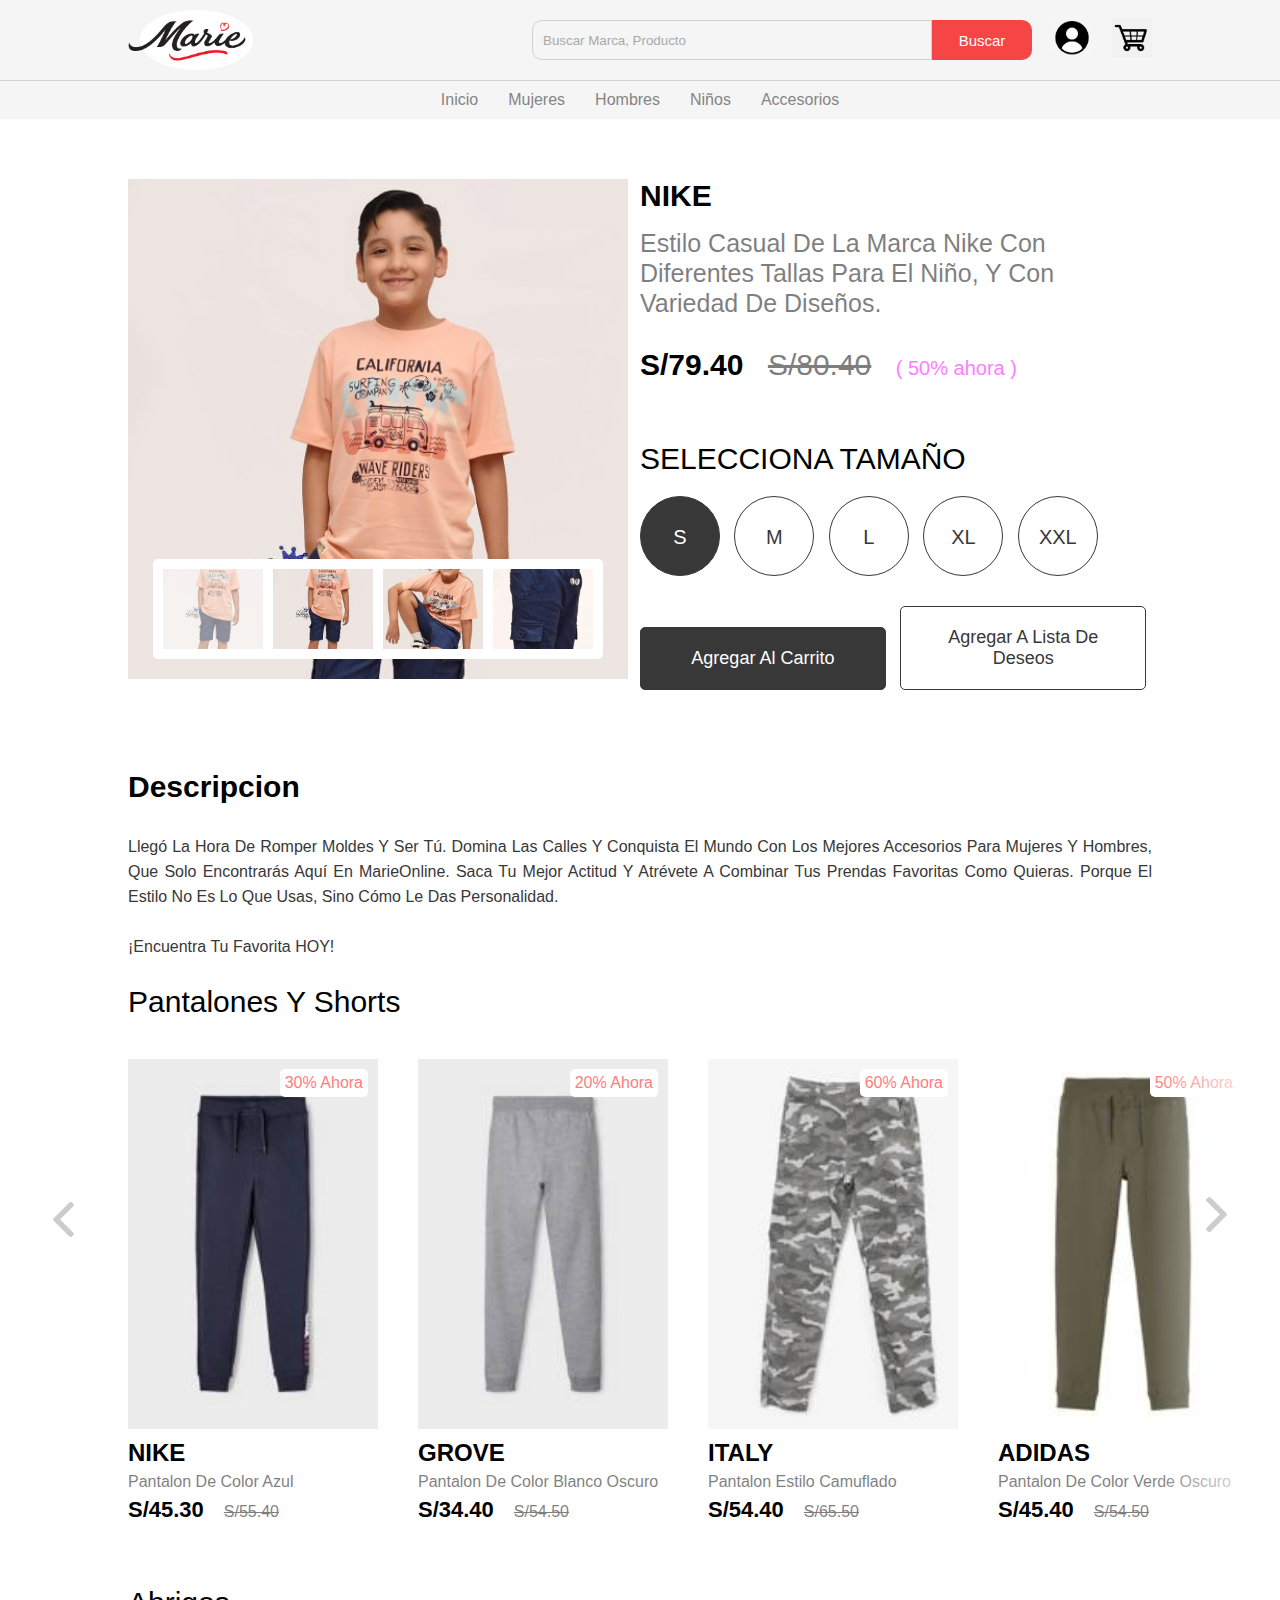
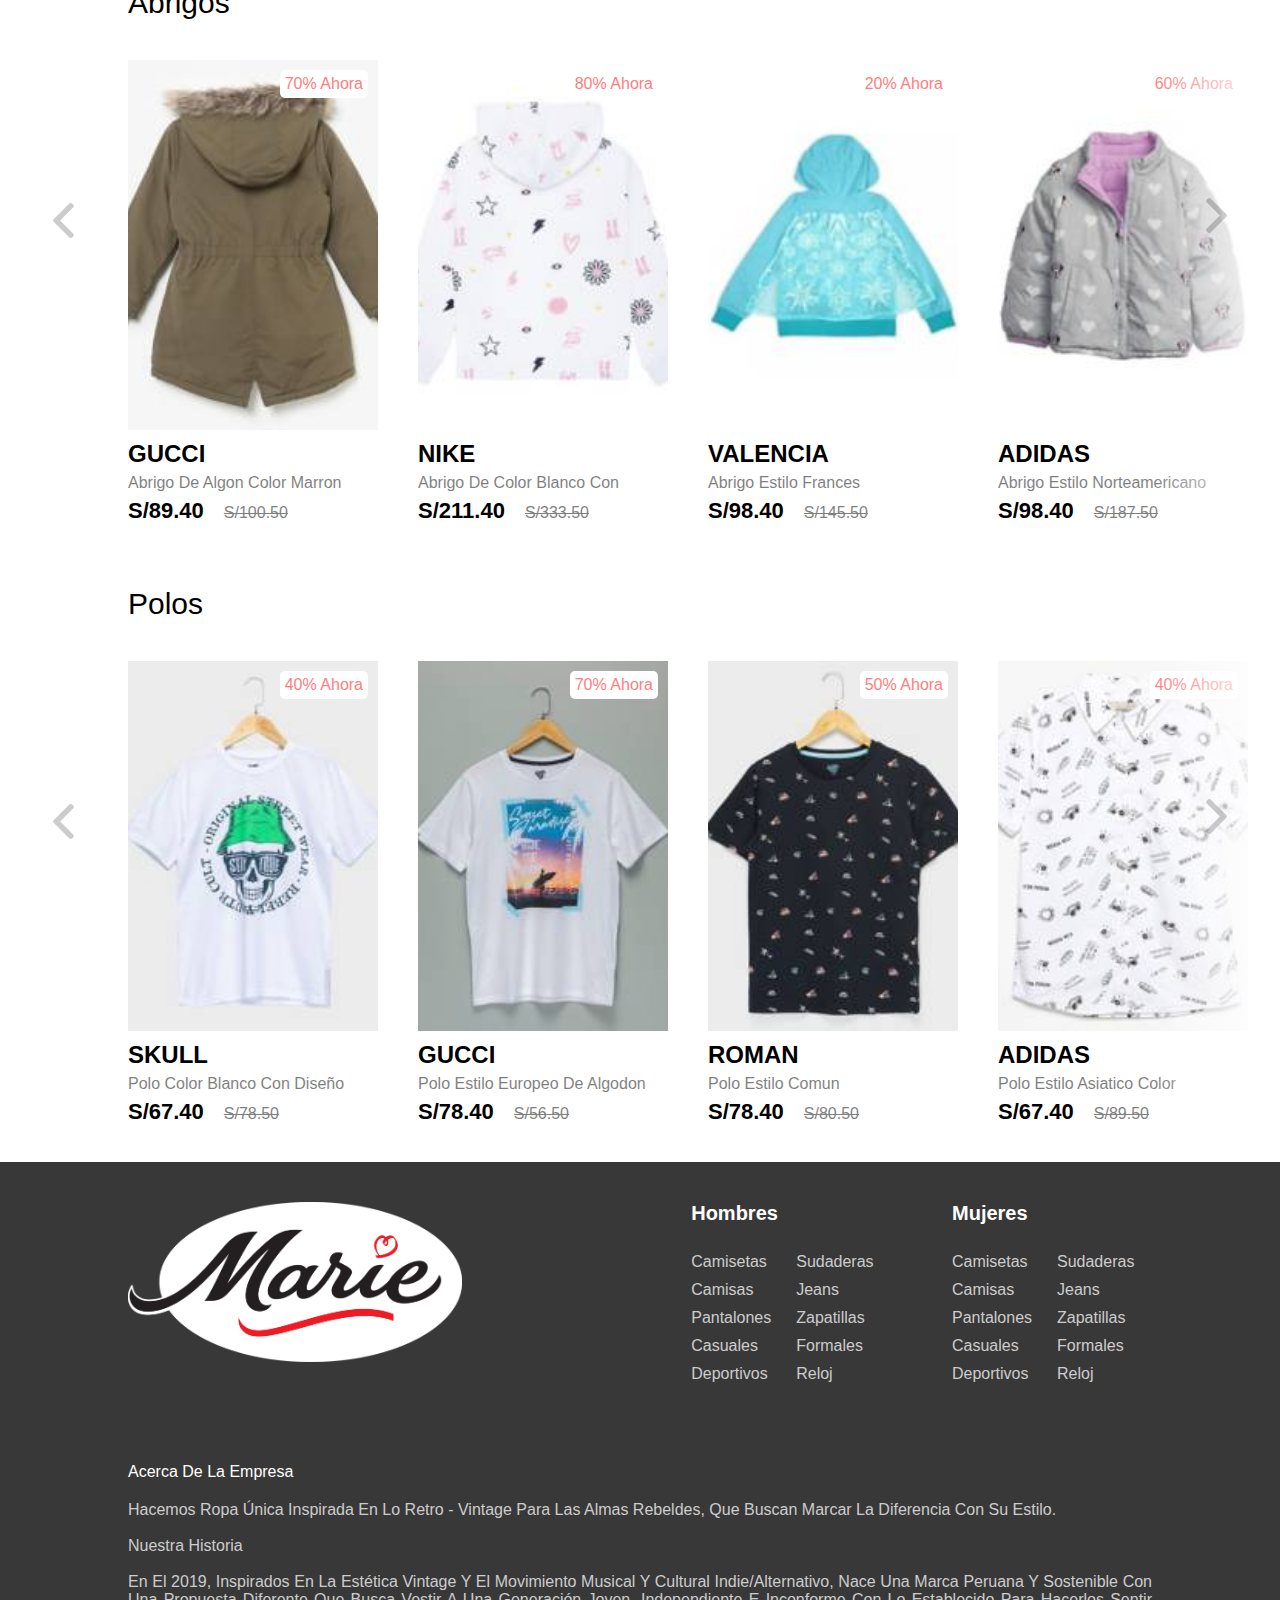
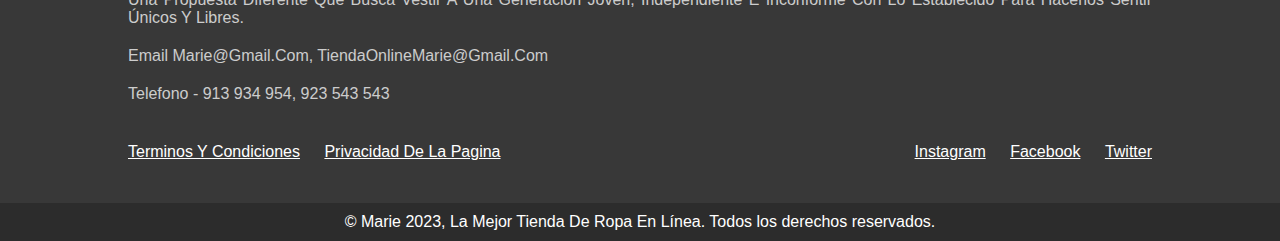
<file: niños.html>
<!DOCTYPE html>
<html lang="en">
<head>
    <meta charset="UTF-8">
    <meta http-equiv="X-UA-Compatible" content="IE=edge">
    <meta name="viewport" content="width=device-width, initial-scale=1.0">
    <title>Marie - Productos Para Niños e Niñas</title>

    <!-- estilos -->
    <link rel="stylesheet" href="css/inicio.css">
    <link rel="stylesheet" href="css/producto.css">
</head>
<body>
    
    <!--  en js  -->
    <nav class="barradenavegacion"></nav>

    <section class="detallesdeproducto">
        <div class="image-slider-niño image-slider">
            <div class="imagendeproductos">
                <img src="img/ñ1.jpg" class="activo" alt="">
                <img src="img/ñ2.jpg" alt="">
                <img src="img/ñ3.jpg" alt="">
                <img src="img/ñ4.jpg" alt="">
            </div>
        </div>
        <div class="detalles">
            <h2 class="marcadeproducto">NIKE</h2>
            <p class="cortodeproducto">estilo casual de la marca nike con diferentes tallas para el niño, y con variedad de diseños.</p>
            <span class="preciodeproducto">S/79.40</span>
            <span class="preciodeproductoactual">S/80.40</span>
            <span class="descuentodeproducto">( 50% ahora )</span>

            <p class="encabezadosubproducto">Selecciona tamaño</p>

            <input type="radio" name="tamaño" value="s" checked hidden id="s-tamaño">
            <label for="t-tamaño" class="tamañoradiobtn check">S</label>
            <input type="radio" name="tamaño" value="m" hidden id="m-tamaño">
            <label for="t-tamaño" class="tamañoradiobtn">M</label>
            <input type="radio" name="tamaño" value="l" hidden id="l-tamaño">
            <label for="t-tamaño" class="tamañoradiobtn">L</label>
            <input type="radio" name="tamaño" value="xl" hidden id="xl-tamaño">
            <label for="t-tamaño" class="tamañoradiobtn">XL</label>
            <input type="radio" name="tamaño" value="xxl" hidden id="xxl-tamaño">
            <label for="t-tamaño" class="tamañoradiobtn">XXL    </label>

            <button class="btn btncarrito">Agregar al carrito</button>
            <button class="btn btndeseos">Agregar a lista de deseos</button>

        </div>
    </section>

    <section class="detallesdes">
        <h2 class="cabezera">Descripcion</h2>
        <p class="des">Llegó la hora de romper moldes y ser tú. Domina las calles y conquista el mundo con los mejores accesorios para mujeres y hombres, que solo encontrarás aquí en MarieOnline. Saca tu mejor actitud y atrévete a combinar tus prendas favoritas como quieras. Porque el estilo no es lo que usas, sino cómo le das personalidad.
            <br>
            <br>
            ¡Encuentra tu favorita HOY!</p>
    </section>

    <!-- pantalones -->
    <section class="producto">
        <h2 class="categoriadeproducto">Pantalones y shorts</h2>
        <button class="btnanterior"><img src="./img/nxt.png" alt=""></button>
        <button class="btnsiguiente"><img src="./img/nxt.png" alt=""></button>
        <div class="contenedordeproducto">
            <div class="tarjetadeproducto">
                <div class="imagendeproducto">
                    <span class="etiquetadedescuento">30% ahora</span>
                    <img src="./img/k1.jpg" class="pulgardeproducto" alt="">
                    <button class="botondetarjeta">Añadir a lista de deseos</button>
                </div>
                <div class="informaciondeproducto">
                    <h2 class="marcadeproducto">NIKE</h2>
                    <p class="cortodeproducto">pantalon de color azul</p>
                    <span class="precio">S/45.30</span><span class="precioactual">S/55.40</span>
                </div>
            </div>
            <div class="tarjetadeproducto">
                <div class="imagendeproducto">
                    <span class="etiquetadedescuento">20% ahora</span>
                    <img src="./img/k2.jpg" class="pulgardeproducto" alt="">
                    <button class="botondetarjeta">Añadir a lista de deseos</button>
                </div>
                <div class="informaciondeproducto">
                    <h2 class="marcadeproducto">GROVE</h2>
                    <p class="cortodeproducto">pantalon de color blanco oscuro</p>
                    <span class="precio">S/34.40</span><span class="precioactual">S/54.50</span>
                </div>
            </div>
            <div class="tarjetadeproducto">
                <div class="imagendeproducto">
                    <span class="etiquetadedescuento">60% ahora</span>
                    <img src="./img/k3.jpg" class="pulgardeproducto" alt="">
                    <button class="botondetarjeta">Añadir a lista de deseos</button>
                </div>
                <div class="informaciondeproducto">
                    <h2 class="marcadeproducto">ITALY</h2>
                    <p class="cortodeproducto">pantalon estilo camuflado</p>
                    <span class="precio">S/54.40</span><span class="precioactual">S/65.50</span>
                </div>
            </div>
            <div class="tarjetadeproducto">
                <div class="imagendeproducto">
                    <span class="etiquetadedescuento">50% ahora</span>
                    <img src="./img/k4.jpg" class="pulgardeproducto" alt="">
                    <button class="botondetarjeta">Añadir a lista de deseos</button>
                </div>
                <div class="informaciondeproducto">
                    <h2 class="marcadeproducto">ADIDAS</h2>
                    <p class="cortodeproducto">pantalon de color verde oscuro</p>
                    <span class="precio">S/45.40</span><span class="precioactual">S/54.50</span>
                </div>
            </div>
            <div class="tarjetadeproducto">
                <div class="imagendeproducto">
                    <span class="etiquetadedescuento">30% ahora</span>
                    <img src="./img/k5.jpg" class="pulgardeproducto" alt="">
                    <button class="botondetarjeta">Añadir a lista de deseos</button>
                </div>
                <div class="informaciondeproducto">
                    <h2 class="marcadeproducto">LORET</h2>
                    <p class="cortodeproducto">pantalon de estilo norteamericano</p>
                    <span class="precio">S/45.40</span><span class="precioactual">S/76.50</span>
                </div>
            </div>
            <div class="tarjetadeproducto">
                <div class="imagendeproducto">
                    <span class="etiquetadedescuento">50% ahora</span>
                    <img src="./img/k6.jpg" class="pulgardeproducto" alt="">
                    <button class="botondetarjeta">Añadir a lista de deseos</button>
                </div>
                <div class="informaciondeproducto">
                    <h2 class="marcadeproducto">BEACH</h2>
                    <p class="cortodeproducto">pantalon estilo asiatico color fuente</p>
                    <span class="precio">S/34.40</span><span class="precioactual">S/45.50</span>
                </div>
            </div>
            <div class="tarjetadeproducto">
                <div class="imagendeproducto">
                    <span class="etiquetadedescuento">50% ahora</span>
                    <img src="./img/k7.jpg" class="pulgardeproducto" alt="">
                    <button class="botondetarjeta">Añadir a lista de deseos</button>
                </div>
                <div class="informaciondeproducto">
                    <h2 class="marcadeproducto">PEGASUS</h2>
                    <p class="cortodeproducto">color de pantalon estilo asiatico</p>
                    <span class="precio">S/56.40</span><span class="precioactual">S/76.50</span>
                </div>
            </div>
            <div class="tarjetadeproducto">
                <div class="imagendeproducto">
                    <span class="etiquetadedescuento">50% ahora</span>
                    <img src="./img/k8.jpg" class="pulgardeproducto" alt="">
                    <button class="botondetarjeta">Añadir a lista de deseos</button>
                </div>
                <div class="informaciondeproducto">
                    <h2 class="marcadeproducto">BELGTAN</h2>
                    <p class="cortodeproducto">estilo cumun de calle</p>
                    <span class="precio">S/65.40</span><span class="precioactual">S/76.50</span>
                </div>
            </div>
            <div class="tarjetadeproducto">
                <div class="imagendeproducto">
                    <span class="etiquetadedescuento">50% ahora</span>
                    <img src="./img/k9.jpg" class="pulgardeproducto" alt="">
                    <button class="botondetarjeta">Añadir a lista de deseos</button>
                </div>
                <div class="informaciondeproducto">
                    <h2 class="marcadeproducto">NEYMA</h2>
                    <p class="cortodeproducto">estilo casusal para la playa</p>
                    <span class="precio">S/76.40</span><span class="precioactual">S/65.50</span>
                </div>
            </div>
            <div class="tarjetadeproducto">
                <div class="imagendeproducto">
                    <span class="etiquetadedescuento">50% ahora</span>
                    <img src="./img/k10.jpg" class="pulgardeproducto" alt="">
                    <button class="botondetarjeta">Añadir a lista de deseos</button>
                </div>
                <div class="informaciondeproducto">
                    <h2 class="marcadeproducto">DRAWING</h2>
                    <p class="cortodeproducto">pantalon de color negro/p>
                    <span class="precio">S/46.40</span><span class="precioactual">S/57.40</span>
                </div>
            </div>
            <div class="tarjetadeproducto">
                <div class="imagendeproducto">
                    <span class="etiquetadedescuento">50% ahora</span>
                    <img src="./img/k11.jpg" class="pulgardeproducto" alt="">
                    <button class="botondetarjeta">Añadir a lista de deseos</button>
                </div>
                <div class="informaciondeproducto">
                    <h2 class="marcadeproducto">LOURE</h2>
                    <p class="cortodeproducto">estilo march de francia</p>
                    <span class="precio">S/76.40</span><span class="precioactual">S/87.50</span>
                </div>
            </div>
            <div class="tarjetadeproducto">
                <div class="imagendeproducto">
                    <span class="etiquetadedescuento">60% ahora</span>
                    <img src="./img/k12.jpg" class="pulgardeproducto" alt="">
                    <button class="botondetarjeta">Añadir a lista de deseos</button>
                </div>
                <div class="informaciondeproducto">
                    <h2 class="marcadeproducto">MOLDER</h2>
                    <p class="cortodeproducto">pantalon de color blanco corto</p>
                    <span class="precio">S/65.40</span><span class="precioactual">S/76.50</span>
                </div>
            </div>
            <div class="tarjetadeproducto">
                <div class="imagendeproducto">
                    <span class="etiquetadedescuento">30% ahora</span>
                    <img src="./img/k7.jpg" class="pulgardeproducto" alt="">
                    <button class="botondetarjeta">Añadir a lista de deseos</button>
                </div>
                <div class="informaciondeproducto">
                    <h2 class="marcadeproducto">NIKE</h2>
                    <p class="cortodeproducto">pantalon de color gris</p>
                    <span class="precio">S/65.40</span><span class="precioactual">S/76.50</span>
                </div>
            </div>
            <div class="tarjetadeproducto">
                <div class="imagendeproducto">
                    <span class="etiquetadedescuento">70% ahora</span>
                    <img src="./img/k6.jpg" class="pulgardeproducto" alt="">
                    <button class="botondetarjeta">Añadir a lista de deseos</button>
                </div>
                <div class="informaciondeproducto">
                    <h2 class="marcadeproducto">ADIDAS</h2>
                    <p class="cortodeproducto">estilo blanco corto de playa</p>
                    <span class="precio">S/45.40</span><span class="precioactual">S/57.70</span>
                </div>
            </div>
            <div class="tarjetadeproducto">
                <div class="imagendeproducto">
                    <span class="etiquetadedescuento">50% ahora</span>
                    <img src="./img/k5.jpg" class="pulgardeproducto" alt="">
                    <button class="botondetarjeta">Añadir a lista de deseos</button>
                </div>
                <div class="informaciondeproducto">
                    <h2 class="marcadeproducto">WOLTEN</h2>
                    <p class="cortodeproducto">pantalon de color gris</p>
                    <span class="precio">S/76.40</span><span class="precioactual">S/65.50</span>
                </div>
            </div>
            <div class="tarjetadeproducto">
                <div class="imagendeproducto">
                    <span class="etiquetadedescuento">50% ahora</span>
                    <img src="./img/k4.jpg" class="pulgardeproducto" alt="">
                    <button class="botondetarjeta">Añadir a lista de deseos</button>
                </div>
                <div class="informaciondeproducto">
                    <h2 class="marcadeproducto">PERICC</h2>
                    <p class="cortodeproducto">pantalon de color blanco</p>
                    <span class="precio">S/76.40</span><span class="precioactual">S/94.50</span>
                </div>
            </div>
            <div class="tarjetadeproducto">
                <div class="imagendeproducto">
                    <span class="etiquetadedescuento">40% ahora</span>
                    <img src="./img/k3.jpg" class="pulgardeproducto" alt="">
                    <button class="botondetarjeta">Añadir a lista de deseos</button>
                </div>
                <div class="informaciondeproducto">
                    <h2 class="marcadeproducto">MEDIAM</h2>
                    <p class="cortodeproducto">pantalon de estilo americano blanco</p>
                    <span class="precio">S/76.40</span><span class="precioactual">S/87.50</span>
                </div>
            </div>
            <div class="tarjetadeproducto">
                <div class="imagendeproducto">
                    <span class="etiquetadedescuento">70% ahora</span>
                    <img src="./img/k2.jpg" class="pulgardeproducto" alt="">
                    <button class="botondetarjeta">Añadir a lista de deseos</button>
                </div>
                <div class="informaciondeproducto">
                    <h2 class="marcadeproducto">MARK</h2>
                    <p class="cortodeproducto">pantalon de estilo calle color negro</p>
                    <span class="precio">S/65.40</span><span class="precioactual">S/65.50</span>
                </div>
            </div>
            <div class="tarjetadeproducto">
                <div class="imagendeproducto">
                    <span class="etiquetadedescuento">70% ahora</span>
                    <img src="./img/k1.jpg" class="pulgardeproducto" alt="">
                    <button class="botondetarjeta">Añadir a lista de deseos</button>
                </div>
                <div class="informaciondeproducto">
                    <h2 class="marcadeproducto">NIKE</h2>
                    <p class="cortodeproducto">Una línea corta sobre la tela</p>
                    <span class="precio">S/46.50</span><span class="precioactual">S/43.50</span>
                </div>
            </div>
            <div class="tarjetadeproducto">
                <div class="imagendeproducto">
                    <span class="etiquetadedescuento">60% ahora</span>
                    <img src="./img/k8.jpg" class="pulgardeproducto" alt="">
                    <button class="botondetarjeta">Añadir a lista de deseos</button>
                </div>
                <div class="informaciondeproducto">
                    <h2 class="marcadeproducto">GUCCI</h2>
                    <p class="cortodeproducto">pantalon de color negro claro</p>
                    <span class="precio">S/65.40</span><span class="precioactual">S/76.50</span>
                </div>
            </div>
            <div class="tarjetadeproducto">
                <div class="imagendeproducto">
                    <span class="etiquetadedescuento">70% ahora</span>
                    <img src="./img/k9.jpg" class="pulgardeproducto" alt="">
                    <button class="botondetarjeta">Añadir a lista de deseos</button>
                </div>
                <div class="informaciondeproducto">
                    <h2 class="marcadeproducto">NAVEY</h2>
                    <p class="cortodeproducto">Una línea corta sobre la tela</p>
                    <span class="precio">S/65.40</span><span class="precioactual">S/76.50</span>
                </div>
            </div>
            <div class="tarjetadeproducto">
                <div class="imagendeproducto">
                    <span class="etiquetadedescuento">60% ahora</span>
                    <img src="./img/k10.jpg" class="pulgardeproducto" alt="">
                    <button class="botondetarjeta">Añadir a lista de deseos</button>
                </div>
                <div class="informaciondeproducto">
                    <h2 class="marcadeproducto">FOLCOR</h2>
                    <p class="cortodeproducto">pantalon de color rosado</p>
                    <span class="precio">S/46.60</span><span class="precioactual">S/76.50</span>
                </div>
            </div>
            <div class="tarjetadeproducto">
                <div class="imagendeproducto">
                    <span class="etiquetadedescuento">40% ahora</span>
                    <img src="./img/k11.jpg" class="pulgardeproducto" alt="">
                    <button class="botondetarjeta">Añadir a lista de deseos</button>
                </div>
                <div class="informaciondeproducto">
                    <h2 class="marcadeproducto">UNDERNOW</h2>
                    <p class="cortodeproducto">Una línea corta sobre la tela</p>
                    <span class="precio">S/47.60</span><span class="precioactual">S/56.50</span>
                </div>
            </div>
            <div class="tarjetadeproducto">
                <div class="imagendeproducto">
                    <span class="etiquetadedescuento">70% ahora</span>
                    <img src="./img/k12.jpg" class="pulgardeproducto" alt="">
                    <button class="botondetarjeta">Añadir a lista de deseos</button>
                </div>
                <div class="informaciondeproducto">
                    <h2 class="marcadeproducto">NIKE</h2>
                    <p class="cortodeproducto">pantalon de color gris estilo casual</p>
                    <span class="precio">S/76.40</span><span class="precioactual">S/87.50</span>
                </div>
            </div>
            <div class="tarjetadeproducto">
                <div class="imagendeproducto">
                    <span class="etiquetadedescuento">20% ahora</span>
                    <img src="./img/k2.jpg" class="pulgardeproducto" alt="">
                    <button class="botondetarjeta">Añadir a lista de deseos</button>
                </div>
                <div class="informaciondeproducto">
                    <h2 class="marcadeproducto">MEDI</h2>
                    <p class="cortodeproducto">pantalon de estilo calle color blanco</p>
                    <span class="precio">S/56.40</span><span class="precioactual">S/65.50</span>
                </div>
            </div>
        </div>
        

    </section>
    
    <!-- abrigos -->
    <section class="producto">
        <h2 class="categoriadeproducto">abrigos</h2>
        <button class="btnanterior"><img src="./img/nxt.png" alt=""></button>
        <button class="btnsiguiente"><img src="./img/nxt.png" alt=""></button>
        <div class="contenedordeproducto">
            <div class="tarjetadeproducto">
                <div class="imagendeproducto">
                    <span class="etiquetadedescuento">70% ahora</span>
                    <img src="./img/ka1.jpg" class="pulgardeproducto" alt="">
                    <button class="botondetarjeta">Añadir a lista de deseos</button>
                </div>
                <div class="informaciondeproducto">
                    <h2 class="marcadeproducto">GUCCI</h2>
                    <p class="cortodeproducto">abrigo de algon color marron</p>
                    <span class="precio">S/89.40</span><span class="precioactual">S/100.50</span>
                </div>
            </div>
            <div class="tarjetadeproducto">
                <div class="imagendeproducto">
                    <span class="etiquetadedescuento">80% ahora</span>
                    <img src="./img/ka2.jpg" class="pulgardeproducto" alt="">
                    <button class="botondetarjeta">Añadir a lista de deseos</button>
                </div>
                <div class="informaciondeproducto">
                    <h2 class="marcadeproducto">NIKE</h2>
                    <p class="cortodeproducto">abrigo de color blanco con diseños</p>
                    <span class="precio">S/211.40</span><span class="precioactual">S/333.50</span>
                </div>
            </div>
            <div class="tarjetadeproducto">
                <div class="imagendeproducto">
                    <span class="etiquetadedescuento">20% ahora</span>
                    <img src="./img/ka3.jpg" class="pulgardeproducto" alt="">
                    <button class="botondetarjeta">Añadir a lista de deseos</button>
                </div>
                <div class="informaciondeproducto">
                    <h2 class="marcadeproducto">VALENCIA</h2>
                    <p class="cortodeproducto">abrigo estilo frances</p>
                    <span class="precio">S/98.40</span><span class="precioactual">S/145.50</span>
                </div>
            </div>
            <div class="tarjetadeproducto">
                <div class="imagendeproducto">
                    <span class="etiquetadedescuento">60% ahora</span>
                    <img src="./img/ka4.jpg" class="pulgardeproducto" alt="">
                    <button class="botondetarjeta">Añadir a lista de deseos</button>
                </div>
                <div class="informaciondeproducto">
                    <h2 class="marcadeproducto">ADIDAS</h2>
                    <p class="cortodeproducto">abrigo estilo norteamericano</p>
                    <span class="precio">S/98.40</span><span class="precioactual">S/187.50</span>
                </div>
            </div>
            <div class="tarjetadeproducto">
                <div class="imagendeproducto">
                    <span class="etiquetadedescuento">70% ahora</span>
                    <img src="./img/ka5.jpg" class="pulgardeproducto" alt="">
                    <button class="botondetarjeta">Añadir a lista de deseos</button>
                </div>
                <div class="informaciondeproducto">
                    <h2 class="marcadeproducto">PLEITE</h2>
                    <p class="cortodeproducto">abrigo de color rosado</p>
                    <span class="precio">S/123.40</span><span class="precioactual">S/211.50</span>
                </div>
            </div>
            <div class="tarjetadeproducto">
                <div class="imagendeproducto">
                    <span class="etiquetadedescuento">60% ahora</span>
                    <img src="./img/ka6.jpg" class="pulgardeproducto" alt="">
                    <button class="botondetarjeta">Añadir a lista de deseos</button>
                </div>
                <div class="informaciondeproducto">
                    <h2 class="marcadeproducto">TWENTY</h2>
                    <p class="cortodeproducto">abrigo color intenso moda inglesa</p>
                    <span class="precio">S/98.40</span><span class="precioactual">S/143.50</span>
                </div>
            </div>
            <div class="tarjetadeproducto">
                <div class="imagendeproducto">
                    <span class="etiquetadedescuento">70% ahora</span>
                    <img src="./img/ka7.jpg" class="pulgardeproducto" alt="">
                    <button class="botondetarjeta">Añadir a lista de deseos</button>
                </div>
                <div class="informaciondeproducto">
                    <h2 class="marcadeproducto">BEACH</h2>
                    <p class="cortodeproducto">abrigo estilo europeo</p>
                    <span class="precio">S/76.40</span><span class="precioactual">S/87.50</span>
                </div>
            </div>
            <div class="tarjetadeproducto">
                <div class="imagendeproducto">
                    <span class="etiquetadedescuento">10% ahora</span>
                    <img src="./img/ka8.jpg" class="pulgardeproducto" alt="">
                    <button class="botondetarjeta">Añadir a lista de deseos</button>
                </div>
                <div class="informaciondeproducto">
                    <h2 class="marcadeproducto">NIKE</h2>
                    <p class="cortodeproducto">abrigo de color celeste</p>
                    <span class="precio">S/76.40</span><span class="precioactual">S/87.50</span>
                </div>
            </div>
            <div class="tarjetadeproducto">
                <div class="imagendeproducto">
                    <span class="etiquetadedescuento">20% ahora</span>
                    <img src="./img/ka9.jpg" class="pulgardeproducto" alt="">
                    <button class="botondetarjeta">Añadir a lista de deseos</button>
                </div>
                <div class="informaciondeproducto">
                    <h2 class="marcadeproducto">BLANCK</h2>
                    <p class="cortodeproducto">abrigo de color amarillo</p>
                    <span class="precio">S/98.40</span><span class="precioactual">S/123.50</span>
                </div>
            </div>
            <div class="tarjetadeproducto">
                <div class="imagendeproducto">
                    <span class="etiquetadedescuento">60% ahora</span>
                    <img src="./img/ka10.jpg" class="pulgardeproducto" alt="">
                    <button class="botondetarjeta">Añadir a lista de deseos</button>
                </div>
                <div class="informaciondeproducto">
                    <h2 class="marcadeproducto">LIKE</h2>
                    <p class="cortodeproducto">abrigo de color oscuro</p>
                    <span class="precio">S/78.40</span><span class="precioactual">S/123.50</span>
                </div>
            </div>
            <div class="tarjetadeproducto">
                <div class="imagendeproducto">
                    <span class="etiquetadedescuento">40% ahora</span>
                    <img src="./img/ka1.jpg" class="pulgardeproducto" alt="">
                    <button class="botondetarjeta">Añadir a lista de deseos</button>
                </div>
                <div class="informaciondeproducto">
                    <h2 class="marcadeproducto">GUCCI</h2>
                    <p class="cortodeproducto">Una línea corta sobre la tela</p>
                    <span class="precio">S/87.40</span><span class="precioactual">S/120.50</span>
                </div>
            </div>
            <div class="tarjetadeproducto">
                <div class="imagendeproducto">
                    <span class="etiquetadedescuento">30% ahora</span>
                    <img src="./img/ka2.jpg" class="pulgardeproducto" alt="">
                    <button class="botondetarjeta">Añadir a lista de deseos</button>
                </div>
                <div class="informaciondeproducto">
                    <h2 class="marcadeproducto">ADIDAS</h2>
                    <p class="cortodeproducto">Una línea corta sobre la tela</p>
                    <span class="precio">S/89.40</span><span class="precioactual">S/120.50</span>
                </div>
            </div>
            <div class="tarjetadeproducto">
                <div class="imagendeproducto">
                    <span class="etiquetadedescuento">60% ahora</span>
                    <img src="./img/ka3.jpg" class="pulgardeproducto" alt="">
                    <button class="botondetarjeta">Añadir a lista de deseos</button>
                </div>
                <div class="informaciondeproducto">
                    <h2 class="marcadeproducto">RUMBER</h2>
                    <p class="cortodeproducto">Una línea corta sobre la tela</p>
                    <span class="precio">S/100.40</span><span class="precioactual">S/120.50</span>
                </div>
            </div>
            <div class="tarjetadeproducto">
                <div class="imagendeproducto">
                    <span class="etiquetadedescuento">90% ahora</span>
                    <img src="./img/ka4.jpg" class="pulgardeproducto" alt="">
                    <button class="botondetarjeta">Añadir a lista de deseos</button>
                </div>
                <div class="informaciondeproducto">
                    <h2 class="marcadeproducto">tyny</h2>
                    <p class="cortodeproducto">Una línea corta sobre la tela</p>
                    <span class="precio">S/87.40</span><span class="precioactual">S/98.50</span>
                </div>
            </div>
            <div class="tarjetadeproducto">
                <div class="imagendeproducto">
                    <span class="etiquetadedescuento">80% ahora</span>
                    <img src="./img/ka5.jpg" class="pulgardeproducto" alt="">
                    <button class="botondetarjeta">Añadir a lista de deseos</button>
                </div>
                <div class="informaciondeproducto">
                    <h2 class="marcadeproducto">PRETTY</h2>
                    <p class="cortodeproducto">abrigo rosado estilo masivo</p>
                    <span class="precio">S/56.40</span><span class="precioactual">S/65.50</span>
                </div>
            </div>
            <div class="tarjetadeproducto">
                <div class="imagendeproducto">
                    <span class="etiquetadedescuento">30% ahora</span>
                    <img src="./img/ka6.jpg" class="pulgardeproducto" alt="">
                    <button class="botondetarjeta">Añadir a lista de deseos</button>
                </div>
                <div class="informaciondeproducto">
                    <h2 class="marcadeproducto">BORM</h2>
                    <p class="cortodeproducto">abrigo estilo frances</p>
                    <span class="precio">S/56.40</span><span class="precioactual">S/90.50</span>
                </div>
            </div>
            <div class="tarjetadeproducto">
                <div class="imagendeproducto">
                    <span class="etiquetadedescuento">70% ahora</span>
                    <img src="./img/ka7.jpg" class="pulgardeproducto" alt="">
                    <button class="botondetarjeta">Añadir a lista de deseos</button>
                </div>
                <div class="informaciondeproducto">
                    <h2 class="marcadeproducto">PEDROGL</h2>
                    <p class="cortodeproducto">Una línea corta sobre la tela</p>
                    <span class="precio">S/76.40</span><span class="precioactual">S/98.50</span>
                </div>
            </div>
            <div class="tarjetadeproducto">
                <div class="imagendeproducto">
                    <span class="etiquetadedescuento">80% ahora</span>
                    <img src="./img/ka8.jpg" class="pulgardeproducto" alt="">
                    <button class="botondetarjeta">Añadir a lista de deseos</button>
                </div>
                <div class="informaciondeproducto">
                    <h2 class="marcadeproducto">BELIAM</h2>
                    <p class="cortodeproducto">abrigo estilo urbano</p>
                    <span class="precio">S/65.40</span><span class="precioactual">S/98.50</span>
                </div>
            </div>
            <div class="tarjetadeproducto">
                <div class="imagendeproducto">
                    <span class="etiquetadedescuento">20% ahora</span>
                    <img src="./img/ka9.jpg" class="pulgardeproducto" alt="">
                    <button class="botondetarjeta">Añadir a lista de deseos</button>
                </div>
                <div class="informaciondeproducto">
                    <h2 class="marcadeproducto">NIKE</h2>
                    <p class="cortodeproducto">Una línea corta sobre la tela</p>
                    <span class="precio">S/76.40</span><span class="precioactual">S/90.50</span>
                </div>
            </div>
            <div class="tarjetadeproducto">
                <div class="imagendeproducto">
                    <span class="etiquetadedescuento">50% ahora</span>
                    <img src="./img/ka10.jpg" class="pulgardeproducto" alt="">
                    <button class="botondetarjeta">Añadir a lista de deseos</button>
                </div>
                <div class="informaciondeproducto">
                    <h2 class="marcadeproducto">DARNER</h2>
                    <p class="cortodeproducto">Una línea corta sobre la tela</p>
                    <span class="precio">S/78.40</span><span class="precioactual">S/98.50</span>
                </div>
            </div>
            <div class="tarjetadeproducto">
                <div class="imagendeproducto">
                    <span class="etiquetadedescuento">30% ahora</span>
                    <img src="./img/ka1.jpg" class="pulgardeproducto" alt="">
                    <button class="botondetarjeta">Añadir a lista de deseos</button>
                </div>
                <div class="informaciondeproducto">
                    <h2 class="marcadeproducto">BONY</h2>
                    <p class="cortodeproducto">Una línea corta sobre la tela</p>
                    <span class="precio">S/78.40</span><span class="precioactual">S/90.50</span>
                </div>
            </div>
            <div class="tarjetadeproducto">
                <div class="imagendeproducto">
                    <span class="etiquetadedescuento">80% ahora</span>
                    <img src="./img/ka2.jpg" class="pulgardeproducto" alt="">
                    <button class="botondetarjeta">Añadir a lista de deseos</button>
                </div>
                <div class="informaciondeproducto">
                    <h2 class="marcadeproducto">MARGIE</h2>
                    <p class="cortodeproducto">Una línea corta sobre la tela</p>
                    <span class="precio">S/87.40</span><span class="precioactual">S/322.50</span>
                </div>
            </div>
            <div class="tarjetadeproducto">
                <div class="imagendeproducto">
                    <span class="etiquetadedescuento">70% ahora</span>
                    <img src="./img/ka3.jpg" class="pulgardeproducto" alt="">
                    <button class="botondetarjeta">Añadir a lista de deseos</button>
                </div>
                <div class="informaciondeproducto">
                    <h2 class="marcadeproducto">DON TATE</h2>
                    <p class="cortodeproducto">abrigo de color celeste casual</p>
                    <span class="precio">S/76.40</span><span class="precioactual">S/89.50</span>
                </div>
            </div>
            <div class="tarjetadeproducto">
                <div class="imagendeproducto">
                    <span class="etiquetadedescuento">60% ahora</span>
                    <img src="./img/ka4.jpg" class="pulgardeproducto" alt="">
                    <button class="botondetarjeta">Añadir a lista de deseos</button>
                </div>
                <div class="informaciondeproducto">
                    <h2 class="marcadeproducto">Marca</h2>
                    <p class="cortodeproducto">abrigo de estilo comun</p>
                    <span class="precio">S/97.40</span><span class="precioactual">S/132.50</span>
                </div>
            </div>
            <div class="tarjetadeproducto">
                <div class="imagendeproducto">
                    <span class="etiquetadedescuento">60% ahora</span>
                    <img src="./img/ka5.jpg" class="pulgardeproducto" alt="">
                    <button class="botondetarjeta">Añadir a lista de deseos</button>
                </div>
                <div class="informaciondeproducto">
                    <h2 class="marcadeproducto">DROOLOE</h2>
                    <p class="cortodeproducto">abrigo de color rosa</p>
                    <span class="precio">S/56.40</span><span class="precioactual">S/65.50</span>
                </div>
            </div>
        </div>
        

    </section>

    <!-- polos -->
    <section class="producto">
        <h2 class="categoriadeproducto">Polos</h2>
        <button class="btnanterior"><img src="./img/nxt.png" alt=""></button>
        <button class="btnsiguiente"><img src="./img/nxt.png" alt=""></button>
        <div class="contenedordeproducto">
            <div class="tarjetadeproducto">
                <div class="imagendeproducto">
                    <span class="etiquetadedescuento">40% ahora</span>
                    <img src="./img/kp1.jpg" class="pulgardeproducto" alt="">
                    <button class="botondetarjeta">Añadir a lista de deseos</button>
                </div>
                <div class="informaciondeproducto">
                    <h2 class="marcadeproducto">SKULL</h2>
                    <p class="cortodeproducto">polo color blanco con diseño especial</p>
                    <span class="precio">S/67.40</span><span class="precioactual">S/78.50</span>
                </div>
            </div>
            <div class="tarjetadeproducto">
                <div class="imagendeproducto">
                    <span class="etiquetadedescuento">70% ahora</span>
                    <img src="./img/kp2.jpg" class="pulgardeproducto" alt="">
                    <button class="botondetarjeta">Añadir a lista de deseos</button>
                </div>
                <div class="informaciondeproducto">
                    <h2 class="marcadeproducto">GUCCI</h2>
                    <p class="cortodeproducto">polo estilo europeo de algodon</p>
                    <span class="precio">S/78.40</span><span class="precioactual">S/56.50</span>
                </div>
            </div>
            <div class="tarjetadeproducto">
                <div class="imagendeproducto">
                    <span class="etiquetadedescuento">50% ahora</span>
                    <img src="./img/kp3.jpg" class="pulgardeproducto" alt="">
                    <button class="botondetarjeta">Añadir a lista de deseos</button>
                </div>
                <div class="informaciondeproducto">
                    <h2 class="marcadeproducto">ROMAN</h2>
                    <p class="cortodeproducto">polo estilo comun</p>
                    <span class="precio">S/78.40</span><span class="precioactual">S/80.50</span>
                </div>
            </div>
            <div class="tarjetadeproducto">
                <div class="imagendeproducto">
                    <span class="etiquetadedescuento">40% ahora</span>
                    <img src="./img/kp4.jpg" class="pulgardeproducto" alt="">
                    <button class="botondetarjeta">Añadir a lista de deseos</button>
                </div>
                <div class="informaciondeproducto">
                    <h2 class="marcadeproducto">ADIDAS</h2>
                    <p class="cortodeproducto">polo estilo asiatico color</p>
                    <span class="precio">S/67.40</span><span class="precioactual">S/89.50</span>
                </div>
            </div>
            <div class="tarjetadeproducto">
                <div class="imagendeproducto">
                    <span class="etiquetadedescuento">40% ahora</span>
                    <img src="./img/kp5.jpg" class="pulgardeproducto" alt="">
                    <button class="botondetarjeta">Añadir a lista de deseos</button>
                </div>
                <div class="informaciondeproducto">
                    <h2 class="marcadeproducto">NEYMAR</h2>
                    <p class="cortodeproducto">Una línea corta sobre la tela</p>
                    <span class="precio">S/65.40</span><span class="precioactual">S/79.50</span>
                </div>
            </div>
            <div class="tarjetadeproducto">
                <div class="imagendeproducto">
                    <span class="etiquetadedescuento">60% ahora</span>
                    <img src="./img/kp6.jpg" class="pulgardeproducto" alt="">
                    <button class="botondetarjeta">Añadir a lista de deseos</button>
                </div>
                <div class="informaciondeproducto">
                    <h2 class="marcadeproducto">NIKE</h2>
                    <p class="cortodeproducto">Una línea corta sobre la tela</p>
                    <span class="precio">S/76.40</span><span class="precioactual">S/78.50</span>
                </div>
            </div>
            <div class="tarjetadeproducto">
                <div class="imagendeproducto">
                    <span class="etiquetadedescuento">10% ahora</span>
                    <img src="./img/kp7.jpg" class="pulgardeproducto" alt="">
                    <button class="botondetarjeta">Añadir a lista de deseos</button>
                </div>
                <div class="informaciondeproducto">
                    <h2 class="marcadeproducto">NOWER</h2>
                    <p class="cortodeproducto">Una línea corta sobre la tela</p>
                    <span class="precio">S/65.40</span><span class="precioactual">S/79.50</span>
                </div>
            </div>
            <div class="tarjetadeproducto">
                <div class="imagendeproducto">
                    <span class="etiquetadedescuento">20% ahora</span>
                    <img src="./img/kp8.jpg" class="pulgardeproducto" alt="">
                    <button class="botondetarjeta">Añadir a lista de deseos</button>
                </div>
                <div class="informaciondeproducto">
                    <h2 class="marcadeproducto">GUCCI</h2>
                    <p class="cortodeproducto">Una línea corta sobre la tela</p>
                    <span class="precio">S/87.40</span><span class="precioactual">S/98.50</span>
                </div>
            </div>
            <div class="tarjetadeproducto">
                <div class="imagendeproducto">
                    <span class="etiquetadedescuento">10% ahora</span>
                    <img src="./img/kp9.jpg" class="pulgardeproducto" alt="">
                    <button class="botondetarjeta">Añadir a lista de deseos</button>
                </div>
                <div class="informaciondeproducto">
                    <h2 class="marcadeproducto">NIKE</h2>
                    <p class="cortodeproducto">Una línea corta sobre la tela</p>
                    <span class="precio">S/76.40</span><span class="precioactual">S/87.50</span>
                </div>
            </div>
            <div class="tarjetadeproducto">
                <div class="imagendeproducto">
                    <span class="etiquetadedescuento">30% ahora</span>
                    <img src="./img/kp10.jpg" class="pulgardeproducto" alt="">
                    <button class="botondetarjeta">Añadir a lista de deseos</button>
                </div>
                <div class="informaciondeproducto">
                    <h2 class="marcadeproducto">ADIDAS</h2>
                    <p class="cortodeproducto">Una línea corta sobre la tela</p>
                    <span class="precio">S/44.40</span><span class="precioactual">S/76.50</span>
                </div>
            </div>
            <div class="tarjetadeproducto">
                <div class="imagendeproducto">
                    <span class="etiquetadedescuento">50% ahora</span>
                    <img src="./img/kp11.jpg" class="pulgardeproducto" alt="">
                    <button class="botondetarjeta">Añadir a lista de deseos</button>
                </div>
                <div class="informaciondeproducto">
                    <h2 class="marcadeproducto">SUN</h2>
                    <p class="cortodeproducto">Una línea corta sobre la tela</p>
                    <span class="precio">S/65.40</span><span class="precioactual">S/76.50</span>
                </div>
            </div>
            <div class="tarjetadeproducto">
                <div class="imagendeproducto">
                    <span class="etiquetadedescuento">50% ahora</span>
                    <img src="./img/kp12.jpg" class="pulgardeproducto" alt="">
                    <button class="botondetarjeta">Añadir a lista de deseos</button>
                </div>
                <div class="informaciondeproducto">
                    <h2 class="marcadeproducto">ORTEGA</h2>
                    <p class="cortodeproducto">Una línea corta sobre la tela</p>
                    <span class="precio">S/65.40</span><span class="precioactual">S/76.50</span>
                </div>
            </div>
            <div class="tarjetadeproducto">
                <div class="imagendeproducto">
                    <span class="etiquetadedescuento">30% ahora</span>
                    <img src="./img/kp2.jpg" class="pulgardeproducto" alt="">
                    <button class="botondetarjeta">Añadir a lista de deseos</button>
                </div>
                <div class="informaciondeproducto">
                    <h2 class="marcadeproducto">NIKE</h2>
                    <p class="cortodeproducto">Una línea corta sobre la tela</p>
                    <span class="precio">S/65.40</span><span class="precioactual">S/78.50</span>
                </div>
            </div>
            <div class="tarjetadeproducto">
                <div class="imagendeproducto">
                    <span class="etiquetadedescuento">30% ahora</span>
                    <img src="./img/kp3.jpg" class="pulgardeproducto" alt="">
                    <button class="botondetarjeta">Añadir a lista de deseos</button>
                </div>
                <div class="informaciondeproducto">
                    <h2 class="marcadeproducto">TESMIT</h2>
                    <p class="cortodeproducto">Una línea corta sobre la tela</p>
                    <span class="precio">S/75.40</span><span class="precioactual">S/98.50</span>
                </div>
            </div>
            <div class="tarjetadeproducto">
                <div class="imagendeproducto">
                    <span class="etiquetadedescuento">50% ahora</span>
                    <img src="./img/kp4.jpg" class="pulgardeproducto" alt="">
                    <button class="botondetarjeta">Añadir a lista de deseos</button>
                </div>
                <div class="informaciondeproducto">
                    <h2 class="marcadeproducto">NICOL</h2>
                    <p class="cortodeproducto">Una línea corta sobre la tela</p>
                    <span class="precio">S/76.40</span><span class="precioactual">S/87.50</span>
                </div>
            </div>
            <div class="tarjetadeproducto">
                <div class="imagendeproducto">
                    <span class="etiquetadedescuento">50% ahora</span>
                    <img src="./img/kp5.jpg" class="pulgardeproducto" alt="">
                    <button class="botondetarjeta">Añadir a lista de deseos</button>
                </div>
                <div class="informaciondeproducto">
                    <h2 class="marcadeproducto">BARTOS</h2>
                    <p class="cortodeproducto">Una línea corta sobre la tela</p>
                    <span class="precio">S/45.40</span><span class="precioactual">S/64.50</span>
                </div>
            </div>
            <div class="tarjetadeproducto">
                <div class="imagendeproducto">
                    <span class="etiquetadedescuento">50% ahora</span>
                    <img src="./img/kp6.jpg" class="pulgardeproducto" alt="">
                    <button class="botondetarjeta">Añadir a lista de deseos</button>
                </div>
                <div class="informaciondeproducto">
                    <h2 class="marcadeproducto">NIKE</h2>
                    <p class="cortodeproducto">Una línea corta sobre la tela</p>
                    <span class="precio">S/76.40</span><span class="precioactual">S/78.50</span>
                </div>
            </div>
            <div class="tarjetadeproducto">
                <div class="imagendeproducto">
                    <span class="etiquetadedescuento">60% ahora</span>
                    <img src="./img/kp7.jpg" class="pulgardeproducto" alt="">
                    <button class="botondetarjeta">Añadir a lista de deseos</button>
                </div>
                <div class="informaciondeproducto">
                    <h2 class="marcadeproducto">SHOMER</h2>
                    <p class="cortodeproducto">Una línea corta sobre la tela</p>
                    <span class="precio">S/65.40</span><span class="precioactual">S/76.50</span>
                </div>
            </div>
            <div class="tarjetadeproducto">
                <div class="imagendeproducto">
                    <span class="etiquetadedescuento">40% ahora</span>
                    <img src="./img/kp8.jpg" class="pulgardeproducto" alt="">
                    <button class="botondetarjeta">Añadir a lista de deseos</button>
                </div>
                <div class="informaciondeproducto">
                    <h2 class="marcadeproducto">BALDERMAR</h2>
                    <p class="cortodeproducto">Una línea corta sobre la tela</p>
                    <span class="precio">S/76.40</span><span class="precioactual">S/87.50</span>
                </div>
            </div>
            <div class="tarjetadeproducto">
                <div class="imagendeproducto">
                    <span class="etiquetadedescuento">50% ahora</span>
                    <img src="./img/kp9.jpg" class="pulgardeproducto" alt="">
                    <button class="botondetarjeta">Añadir a lista de deseos</button>
                </div>
                <div class="informaciondeproducto">
                    <h2 class="marcadeproducto">MURDER</h2>
                    <p class="cortodeproducto">Una línea corta sobre la tela</p>
                    <span class="precio">S/65.40</span><span class="precioactual">S/76.50</span>
                </div>
            </div>
            <div class="tarjetadeproducto">
                <div class="imagendeproducto">
                    <span class="etiquetadedescuento">50% ahora</span>
                    <img src="./img/kp10.jpg" class="pulgardeproducto" alt="">
                    <button class="botondetarjeta">Añadir a lista de deseos</button>
                </div>
                <div class="informaciondeproducto">
                    <h2 class="marcadeproducto">ADIDAS</h2>
                    <p class="cortodeproducto">Una línea corta sobre la tela</p>
                    <span class="precio">S/76.40</span><span class="precioactual">S/87.50</span>
                </div>
            </div>
            <div class="tarjetadeproducto">
                <div class="imagendeproducto">
                    <span class="etiquetadedescuento">80% ahora</span>
                    <img src="./img/kp11.jpg" class="pulgardeproducto" alt="">
                    <button class="botondetarjeta">Añadir a lista de deseos</button>
                </div>
                <div class="informaciondeproducto">
                    <h2 class="marcadeproducto">NIKE</h2>
                    <p class="cortodeproducto">Una línea corta sobre la tela</p>
                    <span class="precio">S/78.40</span><span class="precioactual">S/76.50</span>
                </div>
            </div>
            <div class="tarjetadeproducto">
                <div class="imagendeproducto">
                    <span class="etiquetadedescuento">20% ahora</span>
                    <img src="./img/kp12.jpg" class="pulgardeproducto" alt="">
                    <button class="botondetarjeta">Añadir a lista de deseos</button>
                </div>
                <div class="informaciondeproducto">
                    <h2 class="marcadeproducto">MYELO</h2>
                    <p class="cortodeproducto">Una línea corta sobre la tela</p>
                    <span class="precio">S/67.40</span><span class="precioactual">S/67.50</span>
                </div>
            </div>
            <div class="tarjetadeproducto">
                <div class="imagendeproducto">
                    <span class="etiquetadedescuento">80% ahora</span>
                    <img src="./img/kp2.jpg" class="pulgardeproducto" alt="">
                    <button class="botondetarjeta">Añadir a lista de deseos</button>
                </div>
                <div class="informaciondeproducto">
                    <h2 class="marcadeproducto">ROBBERY</h2>
                    <p class="cortodeproducto">Una línea corta sobre la tela</p>
                    <span class="precio">S/65.40</span><span class="precioactual">S/87.50</span>
                </div>
            </div>
            <div class="tarjetadeproducto">
                <div class="imagendeproducto">
                    <span class="etiquetadedescuento">70% ahora</span>
                    <img src="./img/kp3.jpg" class="pulgardeproducto" alt="">
                    <button class="botondetarjeta">Añadir a lista de deseos</button>
                </div>
                <div class="informaciondeproducto">
                    <h2 class="marcadeproducto">MARCOS</h2>
                    <p class="cortodeproducto">Una línea corta sobre la tela</p>
                    <span class="precio">S/78.40</span><span class="precioactual">S/79.50</span>
                </div>
            </div>
        </div>
        

    </section>

    <!-- en js -->
    <footer></footer>

    <script src="./js/navegacion.js"></script>
    <script src="./js/footer.js"></script>
    <script src="./js/inicio.js"></script>
    <script src="./js/producto.js"></script>

</body>
</html>
</file>
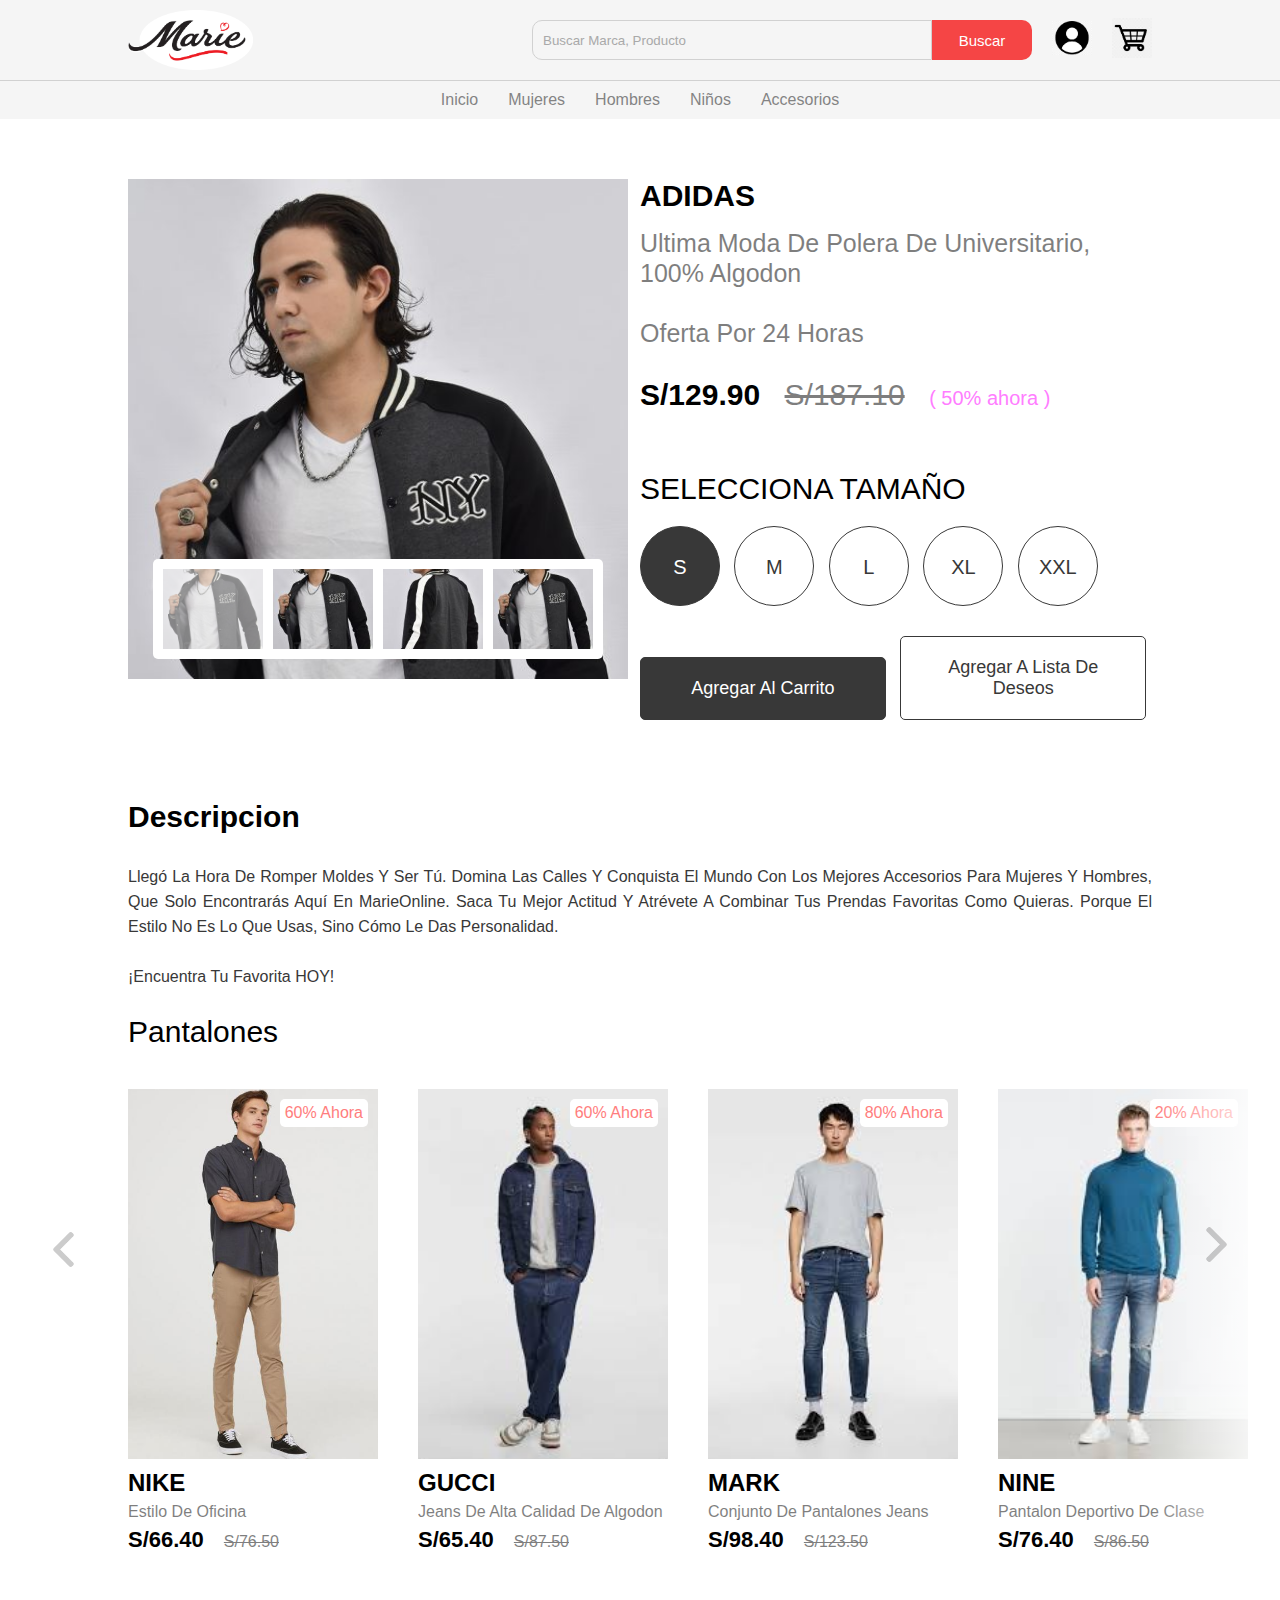
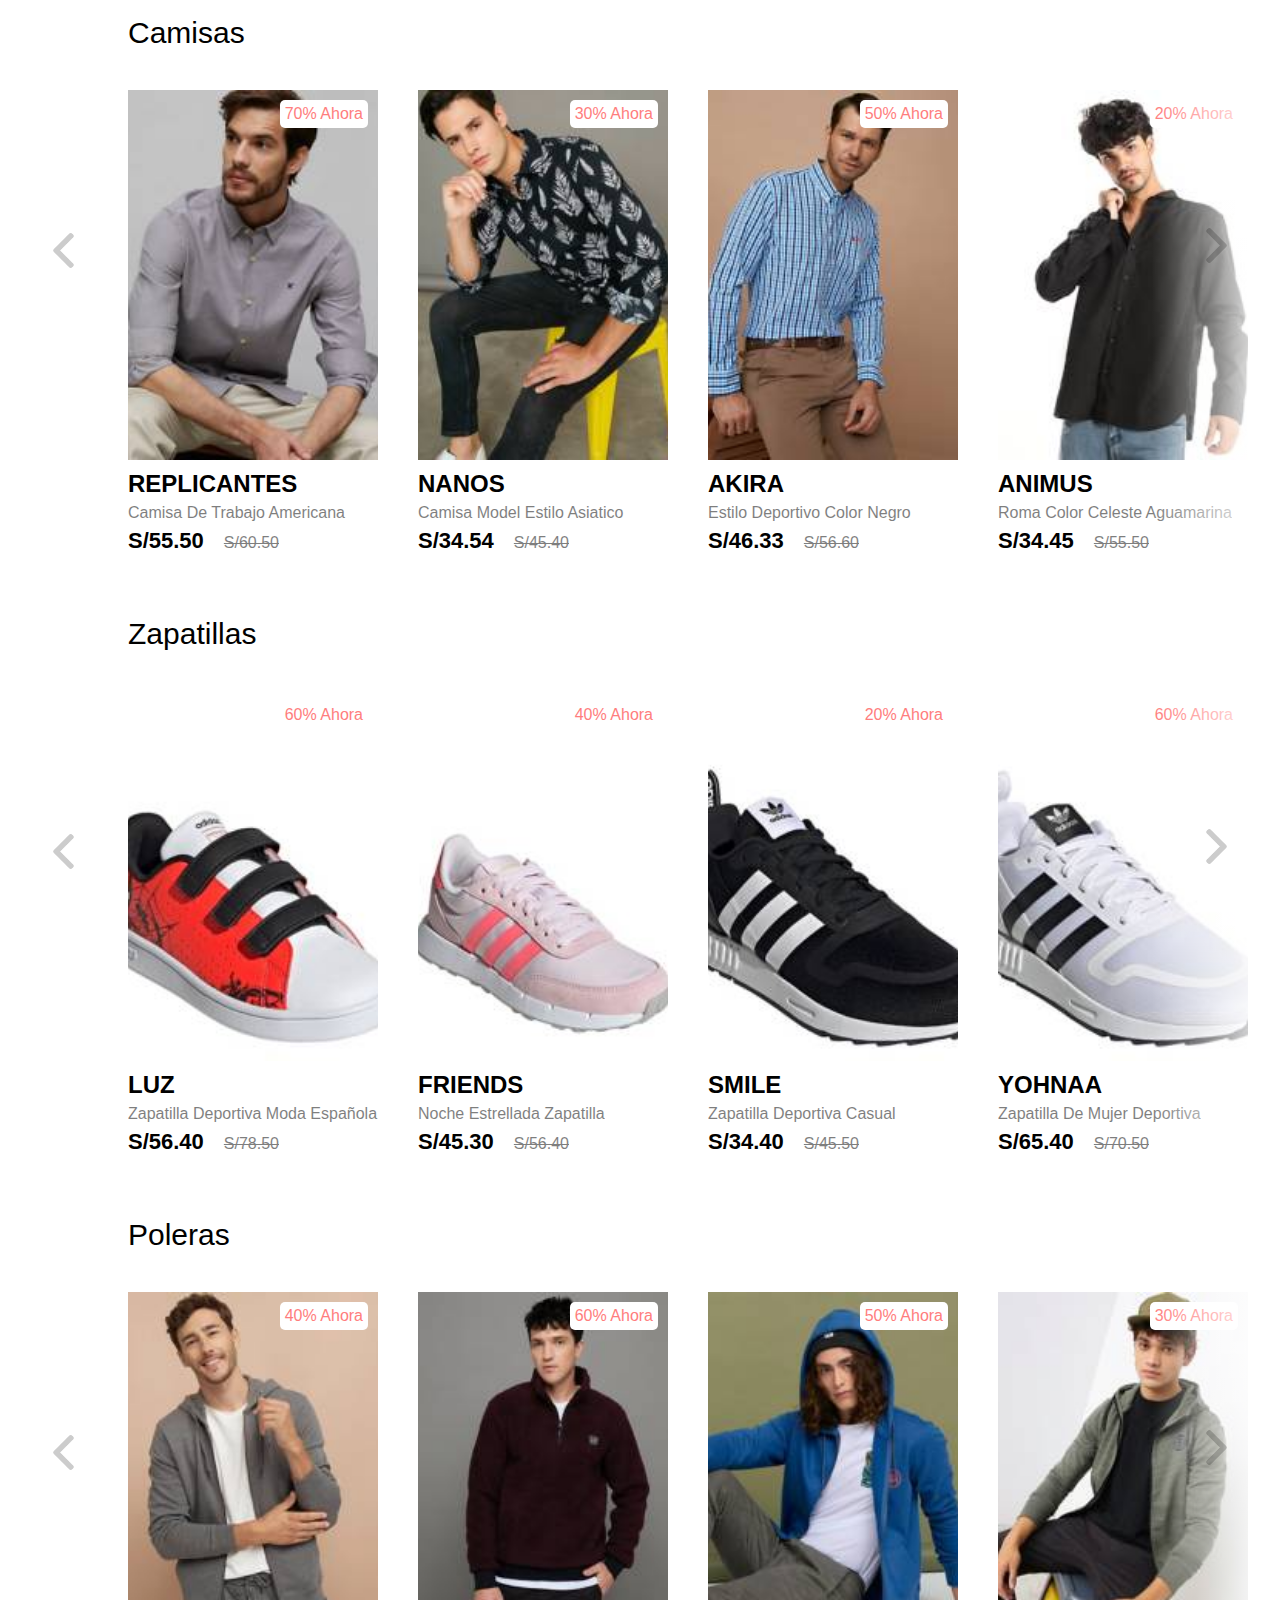
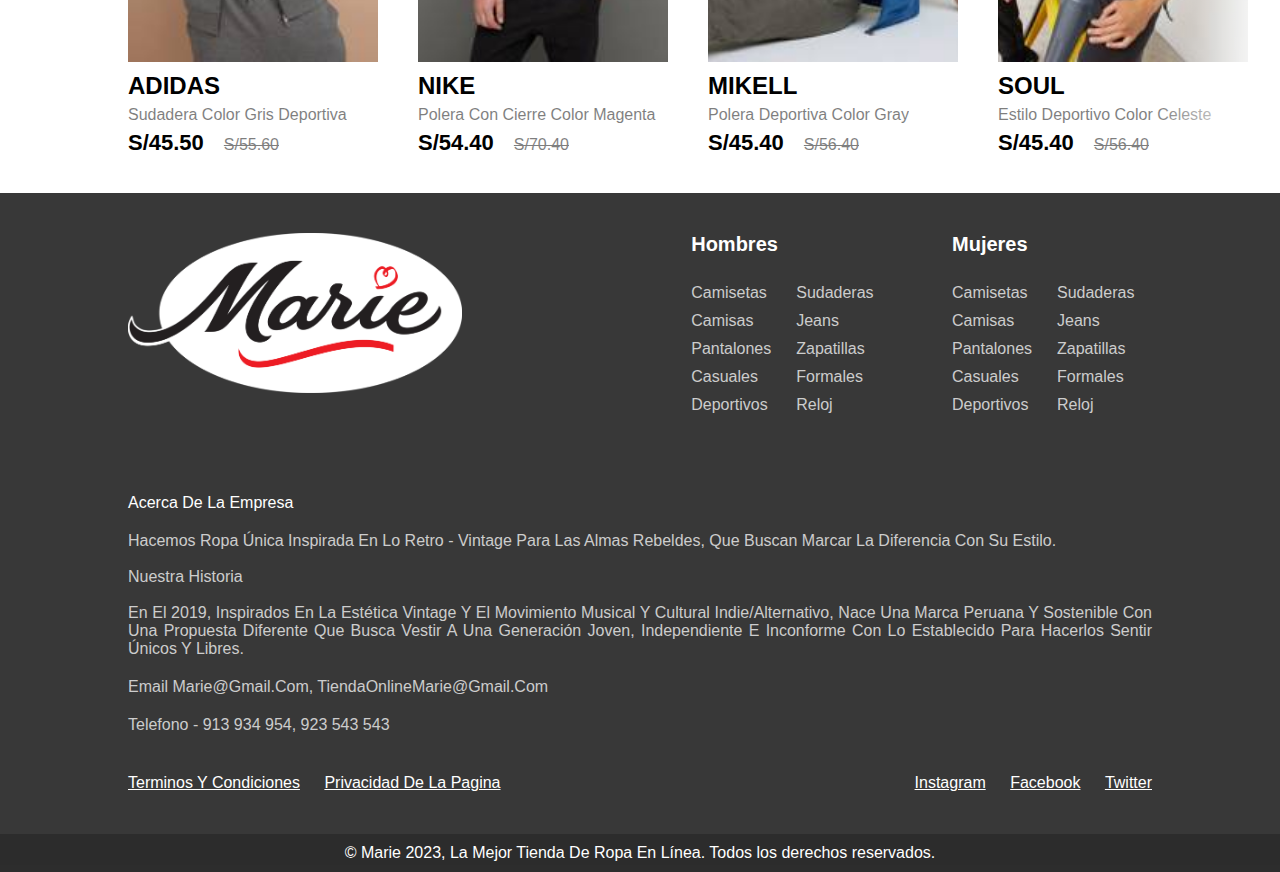
<file: producto.html>
<!DOCTYPE html>
<html lang="en">
<head>
    <meta charset="UTF-8">
    <meta http-equiv="X-UA-Compatible" content="IE=edge">
    <meta name="viewport" content="width=device-width, initial-scale=1.0">
    <title>Producto Para Varones - Tienda Marie</title>

    <!-- estilos -->
    <link rel="stylesheet" href="css/inicio.css">
    <link rel="stylesheet" href="css/producto.css">
</head>
<body>
    
    <nav class="barradenavegacion"></nav>

    <section class="detallesdeproducto">
        <div class="image-slider-hombre image-slider">
            <div class="imagendeproductos">
                <img src="img/pro0a.jpg" class="activo" alt="">
                <img src="img/pro1a.jpg" alt="">
                <img src="img/pro4a.jpg" alt="">
                <img src="img/pro3a.jpg" alt="">
            </div>
        </div>
        <div class="detalles">
            <h2 class="marcadeproducto">ADIDAS</h2>
            <p class="cortodeproducto">ultima moda de polera de universitario, 100% algodon
                <br>
                <br>
                oferta por 24 horas</p>
            <span class="preciodeproducto">S/129.90</span>
            <span class="preciodeproductoactual">S/187.10</span>
            <span class="descuentodeproducto">( 50% ahora )</span>

            <p class="encabezadosubproducto">Selecciona tamaño</p>

            <input type="radio" name="tamaño" value="s" checked hidden id="s-tamaño">
            <label for="t-tamaño" class="tamañoradiobtn check">S</label>
            <input type="radio" name="tamaño" value="m" hidden id="m-tamaño">
            <label for="t-tamaño" class="tamañoradiobtn">M</label>
            <input type="radio" name="tamaño" value="l" hidden id="l-tamaño">
            <label for="t-tamaño" class="tamañoradiobtn">L</label>
            <input type="radio" name="tamaño" value="xl" hidden id="xl-tamaño">
            <label for="t-tamaño" class="tamañoradiobtn">XL</label>
            <input type="radio" name="tamaño" value="xxl" hidden id="xxl-tamaño">
            <label for="t-tamaño" class="tamañoradiobtn">XXL    </label>

            <button class="btn btncarrito">Agregar al carrito</button>
            <button class="btn btndeseos">Agregar a lista de deseos</button>

        </div>
    </section>

    <section class="detallesdes">
        <h2 class="cabezera">Descripcion</h2>
        <p class="des">Llegó la hora de romper moldes y ser tú. Domina las calles y conquista el mundo con los mejores accesorios para mujeres y hombres, que solo encontrarás aquí en MarieOnline. Saca tu mejor actitud y atrévete a combinar tus prendas favoritas como quieras. Porque el estilo no es lo que usas, sino cómo le das personalidad.
            <br>
            <br>
            ¡Encuentra tu favorita HOY!</p>
    </section>

    <!-- pantalones -->
    <section class="producto">
        <h2 class="categoriadeproducto">Pantalones</h2>
        <button class="btnanterior"><img src="./img/nxt.png" alt=""></button>
        <button class="btnsiguiente"><img src="./img/nxt.png" alt=""></button>
        <div class="contenedordeproducto">
            <div class="tarjetadeproducto">
                <div class="imagendeproducto">
                    <span class="etiquetadedescuento">60% ahora</span>
                    <img src="./img/p1.jpeg" class="pulgardeproducto" alt="">
                    <button class="botondetarjeta">Añadir a lista de deseos</button>
                </div>
                <div class="informaciondeproducto">
                    <h2 class="marcadeproducto">NIKE</h2>
                    <p class="cortodeproducto">estilo de oficina</p>
                    <span class="precio">S/66.40</span><span class="precioactual">S/76.50</span>
                </div>
            </div>
            <div class="tarjetadeproducto">
                <div class="imagendeproducto">
                    <span class="etiquetadedescuento">60% ahora</span>
                    <img src="./img/p2.jpg" class="pulgardeproducto" alt="">
                    <button class="botondetarjeta">Añadir a lista de deseos</button>
                </div>
                <div class="informaciondeproducto">
                    <h2 class="marcadeproducto">GUCCI</h2>
                    <p class="cortodeproducto">jeans de alta calidad de algodon</p>
                    <span class="precio">S/65.40</span><span class="precioactual">S/87.50</span>
                </div>
            </div>
            <div class="tarjetadeproducto">
                <div class="imagendeproducto">
                    <span class="etiquetadedescuento">80% ahora</span>
                    <img src="./img/p3.jpg" class="pulgardeproducto" alt="">
                    <button class="botondetarjeta">Añadir a lista de deseos</button>
                </div>
                <div class="informaciondeproducto">
                    <h2 class="marcadeproducto">MARK</h2>
                    <p class="cortodeproducto">conjunto de pantalones jeans color oscuro</p>
                    <span class="precio">S/98.40</span><span class="precioactual">S/123.50</span>
                </div>
            </div>
            <div class="tarjetadeproducto">
                <div class="imagendeproducto">
                    <span class="etiquetadedescuento">20% ahora</span>
                    <img src="./img/p4.jpg" class="pulgardeproducto" alt="">
                    <button class="botondetarjeta">Añadir a lista de deseos</button>
                </div>
                <div class="informaciondeproducto">
                    <h2 class="marcadeproducto">NINE</h2>
                    <p class="cortodeproducto">pantalon deportivo de clase</p>
                    <span class="precio">S/76.40</span><span class="precioactual">S/86.50</span>
                </div>
            </div>
            <div class="tarjetadeproducto">
                <div class="imagendeproducto">
                    <span class="etiquetadedescuento">50% ahora</span>
                    <img src="./img/p5.jpg" class="pulgardeproducto" alt="">
                    <button class="botondetarjeta">Añadir a lista de deseos</button>
                </div>
                <div class="informaciondeproducto">
                    <h2 class="marcadeproducto">HAZARD</h2>
                    <p class="cortodeproducto">pantalon ajustado de roma</p>
                    <span class="precio">S/43.40</span><span class="precioactual">S/54.50</span>
                </div>
            </div>
            <div class="tarjetadeproducto">
                <div class="imagendeproducto">
                    <span class="etiquetadedescuento">60% ahora</span>
                    <img src="./img/p6.jpg" class="pulgardeproducto" alt="">
                    <button class="botondetarjeta">Añadir a lista de deseos</button>
                </div>
                <div class="informaciondeproducto">
                    <h2 class="marcadeproducto">FRANCE</h2>
                    <p class="cortodeproducto">estilo frances de color vivo</p>
                    <span class="precio">S/76.40</span><span class="precioactual">S/87.50</span>
                </div>
            </div>
            <div class="tarjetadeproducto">
                <div class="imagendeproducto">
                    <span class="etiquetadedescuento">70% ahora</span>
                    <img src="./img/p7.jpg" class="pulgardeproducto" alt="">
                    <button class="botondetarjeta">Añadir a lista de deseos</button>
                </div>
                <div class="informaciondeproducto">
                    <h2 class="marcadeproducto">DOWM</h2>
                    <p class="cortodeproducto">estilo de asia color llamativo</p>
                    <span class="precio">S/76.40</span><span class="precioactual">S/87.50</span>
                </div>
            </div>
            <div class="tarjetadeproducto">
                <div class="imagendeproducto">
                    <span class="etiquetadedescuento">60% ahora</span>
                    <img src="./img/p8.jpg" class="pulgardeproducto" alt="">
                    <button class="botondetarjeta">Añadir a lista de deseos</button>
                </div>
                <div class="informaciondeproducto">
                    <h2 class="marcadeproducto">DISTEC</h2>
                    <p class="cortodeproducto">estilo perpicaz de europa</p>
                    <span class="precio">S/76.40</span><span class="precioactual">S/133.50</span>
                </div>
            </div>
            <div class="tarjetadeproducto">
                <div class="imagendeproducto">
                    <span class="etiquetadedescuento">40% ahora</span>
                    <img src="./img/p9.jpeg" class="pulgardeproducto" alt="">
                    <button class="botondetarjeta">Añadir a lista de deseos</button>
                </div>
                <div class="informaciondeproducto">
                    <h2 class="marcadeproducto">TEN</h2>
                    <p class="cortodeproducto">pantalon de estilo americano</p>
                    <span class="precio">S/54.0</span><span class="precioactual">S/66.50</span>
                </div>
            </div>
            <div class="tarjetadeproducto">
                <div class="imagendeproducto">
                    <span class="etiquetadedescuento">30% ahora</span>
                    <img src="./img/p10.jpg" class="pulgardeproducto" alt="">
                    <button class="botondetarjeta">Añadir a lista de deseos</button>
                </div>
                <div class="informaciondeproducto">
                    <h2 class="marcadeproducto">LOUIS</h2>
                    <p class="cortodeproducto">pantalon de estilo asiatico</p>
                    <span class="precio">S/65.40</span><span class="precioactual">S/67.50</span>
                </div>
            </div>
            <div class="tarjetadeproducto">
                <div class="imagendeproducto">
                    <span class="etiquetadedescuento">80% ahora</span>
                    <img src="./img/p5.jpg" class="pulgardeproducto" alt="">
                    <button class="botondetarjeta">Añadir a lista de deseos</button>
                </div>
                <div class="informaciondeproducto">
                    <h2 class="marcadeproducto">FUNNY</h2>
                    <p class="cortodeproducto">estilo del sur de australia</p>
                    <span class="precio">S/76.40</span><span class="precioactual">S/87.50</span>
                </div>
            </div>
            <div class="tarjetadeproducto">
                <div class="imagendeproducto">
                    <span class="etiquetadedescuento">80% ahora</span>
                    <img src="./img/p8.jpg" class="pulgardeproducto" alt="">
                    <button class="botondetarjeta">Añadir a lista de deseos</button>
                </div>
                <div class="informaciondeproducto">
                    <h2 class="marcadeproducto">TWENTY</h2>
                    <p class="cortodeproducto">pantalon de color magenta</p>
                    <span class="precio">S/76.40</span><span class="precioactual">S/99.50</span>
                </div>
            </div>
            <div class="tarjetadeproducto">
                <div class="imagendeproducto">
                    <span class="etiquetadedescuento">10% ahora</span>
                    <img src="./img/p3.jpg" class="pulgardeproducto" alt="">
                    <button class="botondetarjeta">Añadir a lista de deseos</button>
                </div>
                <div class="informaciondeproducto">
                    <h2 class="marcadeproducto">DERIVEN</h2>
                    <p class="cortodeproducto">moda de canaria estilo vivo</p>
                    <span class="precio">S/465.40</span><span class="precioactual">S/743.50</span>
                </div>
            </div>
            <div class="tarjetadeproducto">
                <div class="imagendeproducto">
                    <span class="etiquetadedescuento">70% ahora</span>
                    <img src="./img/p9.jpeg	" class="pulgardeproducto" alt="">
                    <button class="botondetarjeta">Añadir a lista de deseos</button>
                </div>
                <div class="informaciondeproducto">
                    <h2 class="marcadeproducto">DRIVING</h2>
                    <p class="cortodeproducto">luna perdida estilo romano</p>
                    <span class="precio">S/65.40</span><span class="precioactual">S/78.50</span>
                </div>
            </div>
            <div class="tarjetadeproducto">
                <div class="imagendeproducto">
                    <span class="etiquetadedescuento">30% ahora</span>
                    <img src="./img/p2.jpg" class="pulgardeproducto" alt="">
                    <button class="botondetarjeta">Añadir a lista de deseos</button>
                </div>
                <div class="informaciondeproducto">
                    <h2 class="marcadeproducto">ROESE</h2>
                    <p class="cortodeproducto">hermoso pantalon de australia</p>
                    <span class="precio">S/87.40</span><span class="precioactual">S/122.50</span>
                </div>
            </div>
            <div class="tarjetadeproducto">
                <div class="imagendeproducto">
                    <span class="etiquetadedescuento">60% ahora</span>
                    <img src="./img/p3.jpg" class="pulgardeproducto" alt="">
                    <button class="botondetarjeta">Añadir a lista de deseos</button>
                </div>
                <div class="informaciondeproducto">
                    <h2 class="marcadeproducto">NOSIER</h2>
                    <p class="cortodeproducto">un estilo unico de inglaterra</p>
                    <span class="precio">S/56.30</span><span class="precioactual">S/76.50</span>
                </div>
            </div>
            <div class="tarjetadeproducto">
                <div class="imagendeproducto">
                    <span class="etiquetadedescuento">70% ahora</span>
                    <img src="./img/p4.jpg" class="pulgardeproducto" alt="">
                    <button class="botondetarjeta">Añadir a lista de deseos</button>
                </div>
                <div class="informaciondeproducto">
                    <h2 class="marcadeproducto">OSLOW</h2>
                    <p class="cortodeproducto">pantalon color oscuro</p>
                    <span class="precio">S/76.40</span><span class="precioactual">S/86.50</span>
                </div>
            </div>
            <div class="tarjetadeproducto">
                <div class="imagendeproducto">
                    <span class="etiquetadedescuento">10% ahora</span>
                    <img src="./img/p9.jpeg" class="pulgardeproducto" alt="">
                    <button class="botondetarjeta">Añadir a lista de deseos</button>
                </div>
                <div class="informaciondeproducto">
                    <h2 class="marcadeproducto">GOBLIN</h2>
                    <p class="cortodeproducto">pantalon de color vivo llamativo</p>
                    <span class="precio">S/76.40</span><span class="precioactual">S/98.50</span>
                </div>
            </div>
            <div class="tarjetadeproducto">
                <div class="imagendeproducto">
                    <span class="etiquetadedescuento">70% ahora</span>
                    <img src="./img/p5.jpg" class="pulgardeproducto" alt="">
                    <button class="botondetarjeta">Añadir a lista de deseos</button>
                </div>
                <div class="informaciondeproducto">
                    <h2 class="marcadeproducto">DEVON</h2>
                    <p class="cortodeproducto">estilo de america color oscuro</p>
                    <span class="precio">S/546.40</span><span class="precioactual">S/766.50</span>
                </div>
            </div>
            <div class="tarjetadeproducto">
                <div class="imagendeproducto">
                    <span class="etiquetadedescuento">40% ahora</span>
                    <img src="./img/p7.jpg" class="pulgardeproducto" alt="">
                    <button class="botondetarjeta">Añadir a lista de deseos</button>
                </div>
                <div class="informaciondeproducto">
                    <h2 class="marcadeproducto">OUTER</h2>
                    <p class="cortodeproducto">pantalon jean color magenta</p>
                    <span class="precio">S/98.40</span><span class="precioactual">S/123.50</span>
                </div>
            </div>
            <div class="tarjetadeproducto">
                <div class="imagendeproducto">
                    <span class="etiquetadedescuento">50% ahora</span>
                    <img src="./img/p1.jpeg" class="pulgardeproducto" alt="">
                    <button class="botondetarjeta">Añadir a lista de deseos</button>
                </div>
                <div class="informaciondeproducto">
                    <h2 class="marcadeproducto">COUNTRYNINE</h2>
                    <p class="cortodeproducto">coleccion de mark serie r</p>
                    <span class="precio">S/765.40</span><span class="precioactual">S/1033.50</span>
                </div>
            </div>
            <div class="tarjetadeproducto">
                <div class="imagendeproducto">
                    <span class="etiquetadedescuento">70% ahora</span>
                    <img src="./img/p2.jpg" class="pulgardeproducto" alt="">
                    <button class="botondetarjeta">Añadir a lista de deseos</button>
                </div>
                <div class="informaciondeproducto">
                    <h2 class="marcadeproducto">UNIVERSE</h2>
                    <p class="cortodeproducto">estilo de moda de calle</p>
                    <span class="precio">S/65.40</span><span class="precioactual">S/87.50</span>
                </div>
            </div>
            <div class="tarjetadeproducto">
                <div class="imagendeproducto">
                    <span class="etiquetadedescuento">70% ahora</span>
                    <img src="./img/p5.jpg" class="pulgardeproducto" alt="">
                    <button class="botondetarjeta">Añadir a lista de deseos</button>
                </div>
                <div class="informaciondeproducto">
                    <h2 class="marcadeproducto">PRISTIN</h2>
                    <p class="cortodeproducto">pantalon de color azulado</p>
                    <span class="precio">S/98.40</span><span class="precioactual">S/123.50</span>
                </div>
            </div>
            <div class="tarjetadeproducto">
                <div class="imagendeproducto">
                    <span class="etiquetadedescuento">80% ahora</span>
                    <img src="./img/p8.jpg" class="pulgardeproducto" alt="">
                    <button class="botondetarjeta">Añadir a lista de deseos</button>
                </div>
                <div class="informaciondeproducto">
                    <h2 class="marcadeproducto">BREAK</h2>
                    <p class="cortodeproducto">diseñador slon damer color luz</p>
                    <span class="precio">S/786.40</span><span class="precioactual">S/988.50</span>
                </div>
            </div>
            <div class="tarjetadeproducto">
                <div class="imagendeproducto">
                    <span class="etiquetadedescuento">50% ahora</span>
                    <img src="./img/p9.jpeg" class="pulgardeproducto" alt="">
                    <button class="botondetarjeta">Añadir a lista de deseos</button>
                </div>
                <div class="informaciondeproducto">
                    <h2 class="marcadeproducto">ADIDAS</h2>
                    <p class="cortodeproducto">pantalon color azulado estilo americano</p>
                    <span class="precio">S/90.40</span><span class="precioactual">S/233.50</span>
                </div>
            </div>
        </div>
        

    </section>
    
    <!-- camisas -->
    <section class="producto">
        <h2 class="categoriadeproducto">Camisas</h2>
        <button class="btnanterior"><img src="./img/nxt.png" alt=""></button>
        <button class="btnsiguiente"><img src="./img/nxt.png" alt=""></button>
        <div class="contenedordeproducto">
            <div class="tarjetadeproducto">
                <div class="imagendeproducto">
                    <span class="etiquetadedescuento">70% ahora</span>
                    <img src="./img/ca8.jpg" class="pulgardeproducto" alt="">
                    <button class="botondetarjeta">Añadir a lista de deseos</button>
                </div>
                <div class="informaciondeproducto">
                    <h2 class="marcadeproducto">Replicantes</h2>
                    <p class="cortodeproducto">camisa de trabajo americana</p>
                    <span class="precio">S/55.50</span><span class="precioactual">S/60.50</span>
                </div>
            </div>
            <div class="tarjetadeproducto">
                <div class="imagendeproducto">
                    <span class="etiquetadedescuento">30% ahora</span>
                    <img src="./img/ca2.jpg" class="pulgardeproducto" alt="">
                    <button class="botondetarjeta">Añadir a lista de deseos</button>
                </div>
                <div class="informaciondeproducto">
                    <h2 class="marcadeproducto">Nanos</h2>
                    <p class="cortodeproducto">camisa model estilo asiatico</p>
                    <span class="precio">S/34.54</span><span class="precioactual">S/45.40</span>
                </div>
            </div>
            <div class="tarjetadeproducto">
                <div class="imagendeproducto">
                    <span class="etiquetadedescuento">50% ahora</span>
                    <img src="./img/ca3.jpg" class="pulgardeproducto" alt="">
                    <button class="botondetarjeta">Añadir a lista de deseos</button>
                </div>
                <div class="informaciondeproducto">
                    <h2 class="marcadeproducto">Akira</h2>
                    <p class="cortodeproducto">estilo deportivo color negro</p>
                    <span class="precio">S/46.33</span><span class="precioactual">S/56.60</span>
                </div>
            </div>
            <div class="tarjetadeproducto">
                <div class="imagendeproducto">
                    <span class="etiquetadedescuento">20% ahora</span>
                    <img src="./img/ca4.jpg" class="pulgardeproducto" alt="">
                    <button class="botondetarjeta">Añadir a lista de deseos</button>
                </div>
                <div class="informaciondeproducto">
                    <h2 class="marcadeproducto">Animus</h2>
                    <p class="cortodeproducto">roma color celeste aguamarina</p>
                    <span class="precio">S/34.45</span><span class="precioactual">S/55.50</span>
                </div>
            </div>
            <div class="tarjetadeproducto">
                <div class="imagendeproducto">
                    <span class="etiquetadedescuento">70% ahora</span>
                    <img src="./img/ca5.jpg" class="pulgardeproducto" alt="">
                    <button class="botondetarjeta">Añadir a lista de deseos</button>
                </div>
                <div class="informaciondeproducto">
                    <h2 class="marcadeproducto">Ironic</h2>
                    <p class="cortodeproducto">camisa casual de oficina</p>
                    <span class="precio">S/41.34</span><span class="precioactual">S/53.30</span>
                </div>
            </div>
            <div class="tarjetadeproducto">
                <div class="imagendeproducto">
                    <span class="etiquetadedescuento">30% ahora</span>
                    <img src="./img/ca6.jpg" class="pulgardeproducto" alt="">
                    <button class="botondetarjeta">Añadir a lista de deseos</button>
                </div>
                <div class="informaciondeproducto">
                    <h2 class="marcadeproducto">Estilos</h2>
                    <p class="cortodeproducto">estilo norteamericano color gris</p>
                    <span class="precio">S/62.50</span><span class="precioactual">S/71.50</span>
                </div>
            </div>
            <div class="tarjetadeproducto">
                <div class="imagendeproducto">
                    <span class="etiquetadedescuento">70% ahora</span>
                    <img src="./img/ca7.jpg" class="pulgardeproducto" alt="">
                    <button class="botondetarjeta">Añadir a lista de deseos</button>
                </div>
                <div class="informaciondeproducto">
                    <h2 class="marcadeproducto">Nous</h2>
                    <p class="cortodeproducto">estilo de oficina clear night</p>
                    <span class="precio">S/65.40</span><span class="precioactual">S/78.80</span>
                </div>
            </div>
            <div class="tarjetadeproducto">
                <div class="imagendeproducto">
                    <span class="etiquetadedescuento">20% ahora</span>
                    <img src="./img/ca8.jpg" class="pulgardeproducto" alt="">
                    <button class="botondetarjeta">Añadir a lista de deseos</button>
                </div>
                <div class="informaciondeproducto">
                    <h2 class="marcadeproducto">MOA</h2>
                    <p class="cortodeproducto">camisa de color gris azulado de oficina</p>
                    <span class="precio">S/76.40</span><span class="precioactual">S/80.50</span>
                </div>
            </div>
            <div class="tarjetadeproducto">
                <div class="imagendeproducto">
                    <span class="etiquetadedescuento">60% ahora</span>
                    <img src="./img/ca9.jpg" class="pulgardeproducto" alt="">
                    <button class="botondetarjeta">Añadir a lista de deseos</button>
                </div>
                <div class="informaciondeproducto">
                    <h2 class="marcadeproducto">Nous</h2>
                    <p class="cortodeproducto">estilo sociable de europa</p>
                    <span class="precio">S/45.60</span><span class="precioactual">S/55.50</span>
                </div>
            </div>
            <div class="tarjetadeproducto">
                <div class="imagendeproducto">
                    <span class="etiquetadedescuento">40% ahora</span>
                    <img src="./img/ca10.jpg" class="pulgardeproducto" alt="">
                    <button class="botondetarjeta">Añadir a lista de deseos</button>
                </div>
                <div class="informaciondeproducto">
                    <h2 class="marcadeproducto">Tiresias</h2>
                    <p class="cortodeproducto">camisa aqua de noche</p>
                    <span class="precio">S/34.40</span><span class="precioactual">S/45.50</span>
                </div>
            </div>
            <div class="tarjetadeproducto">
                <div class="imagendeproducto">
                    <span class="etiquetadedescuento">80% ahora</span>
                    <img src="./img/ca11.jpg" class="pulgardeproducto" alt="">
                    <button class="botondetarjeta">Añadir a lista de deseos</button>
                </div>
                <div class="informaciondeproducto">
                    <h2 class="marcadeproducto">Tag Moda</h2>
                    <p class="cortodeproducto">camisa blanca para el trabajo de oficina</p>
                    <span class="precio">S/65.40</span><span class="precioactual">S/70.50</span>
                </div>
            </div>
            <div class="tarjetadeproducto">
                <div class="imagendeproducto">
                    <span class="etiquetadedescuento">30% ahora</span>
                    <img src="./img/ca1.jpg" class="pulgardeproducto" alt="">
                    <button class="botondetarjeta">Añadir a lista de deseos</button>
                </div>
                <div class="informaciondeproducto">
                    <h2 class="marcadeproducto">Sleep</h2>
                    <p class="cortodeproducto">camisa casual de calle</p>
                    <span class="precio">S/64.40</span><span class="precioactual">S/67.50</span>
                </div>
            </div>
            <div class="tarjetadeproducto">
                <div class="imagendeproducto">
                    <span class="etiquetadedescuento">10% ahora</span>
                    <img src="./img/ca2.jpg" class="pulgardeproducto" alt="">
                    <button class="botondetarjeta">Añadir a lista de deseos</button>
                </div>
                <div class="informaciondeproducto">
                    <h2 class="marcadeproducto">Magic</h2>
                    <p class="cortodeproducto">estilo de dia color aqua</p>
                    <span class="precio">S/67.44</span><span class="precioactual">S/77.40</span>
                </div>
            </div>
            <div class="tarjetadeproducto">
                <div class="imagendeproducto">
                    <span class="etiquetadedescuento">40% ahora</span>
                    <img src="./img/ca3.jpg" class="pulgardeproducto" alt="">
                    <button class="botondetarjeta">Añadir a lista de deseos</button>
                </div>
                <div class="informaciondeproducto">
                    <h2 class="marcadeproducto">Sky</h2>
                    <p class="cortodeproducto">camisa de color negro oficina</p>
                    <span class="precio">S/56.40</span><span class="precioactual">S/59.50</span>
                </div>
            </div>
            <div class="tarjetadeproducto">
                <div class="imagendeproducto">
                    <span class="etiquetadedescuento">50% ahora</span>
                    <img src="./img/ca4.jpg" class="pulgardeproducto" alt="">
                    <button class="botondetarjeta">Añadir a lista de deseos</button>
                </div>
                <div class="informaciondeproducto">
                    <h2 class="marcadeproducto">Remember</h2>
                    <p class="cortodeproducto">camisa aqua de oficina</p>
                    <span class="precio">S/78.40</span><span class="precioactual">S/80.50</span>
                </div>
            </div>
            <div class="tarjetadeproducto">
                <div class="imagendeproducto">
                    <span class="etiquetadedescuento">80% ahora</span>
                    <img src="./img/ca5.jpg" class="pulgardeproducto" alt="">
                    <button class="botondetarjeta">Añadir a lista de deseos</button>
                </div>
                <div class="informaciondeproducto">
                    <h2 class="marcadeproducto">Rocco</h2>
                    <p class="cortodeproducto">estilo casual de oficina</p>
                    <span class="precio">S/67.30</span><span class="precioactual">S/67.44</span>
                </div>
            </div>
            <div class="tarjetadeproducto">
                <div class="imagendeproducto">
                    <span class="etiquetadedescuento">20% ahora</span>
                    <img src="./img/ca6.jpg" class="pulgardeproducto" alt="">
                    <button class="botondetarjeta">Añadir a lista de deseos</button>
                </div>
                <div class="informaciondeproducto">
                    <h2 class="marcadeproducto">Souls</h2>
                    <p class="cortodeproducto">camisa americana color gris</p>
                    <span class="precio">S/45.44</span><span class="precioactual">S/57.40</span>
                </div>
            </div>
            <div class="tarjetadeproducto">
                <div class="imagendeproducto">
                    <span class="etiquetadedescuento">40% ahora</span>
                    <img src="./img/ca7.jpg" class="pulgardeproducto" alt="">
                    <button class="botondetarjeta">Añadir a lista de deseos</button>
                </div>
                <div class="informaciondeproducto">
                    <h2 class="marcadeproducto">Ranger</h2>
                    <p class="cortodeproducto">camisa aside norte color gris</p>
                    <span class="precio">S/67.40</span><span class="precioactual">S/74.40</span>
                </div>
            </div>
            <div class="tarjetadeproducto">
                <div class="imagendeproducto">
                    <span class="etiquetadedescuento">60% ahora</span>
                    <img src="./img/ca8.jpg" class="pulgardeproducto" alt="">
                    <button class="botondetarjeta">Añadir a lista de deseos</button>
                </div>
                <div class="informaciondeproducto">
                    <h2 class="marcadeproducto">Freestyle</h2>
                    <p class="cortodeproducto">estilo casual de oficina</p>
                    <span class="precio">S/56.30</span><span class="precioactual">S/77.50</span>
                </div>
            </div>
            <div class="tarjetadeproducto">
                <div class="imagendeproducto">
                    <span class="etiquetadedescuento">40% ahora</span>
                    <img src="./img/ca9.jpg" class="pulgardeproducto" alt="">
                    <button class="botondetarjeta">Añadir a lista de deseos</button>
                </div>
                <div class="informaciondeproducto">
                    <h2 class="marcadeproducto">Sayta</h2>
                    <p class="cortodeproducto">camisa de color azul transparente</p>
                    <span class="precio">S/45.67</span><span class="precioactual">S/67.43</span>
                </div>
            </div>
            <div class="tarjetadeproducto">
                <div class="imagendeproducto">
                    <span class="etiquetadedescuento">50% ahora</span>
                    <img src="./img/ca10.jpg" class="pulgardeproducto" alt="">
                    <button class="botondetarjeta">Añadir a lista de deseos</button>
                </div>
                <div class="informaciondeproducto">
                    <h2 class="marcadeproducto">Imagine</h2>
                    <p class="cortodeproducto">norte moda camisa blanca</p>
                    <span class="precio">S/34.40</span><span class="precioactual">S/43.40</span>
                </div>
            </div>
            <div class="tarjetadeproducto">
                <div class="imagendeproducto">
                    <span class="etiquetadedescuento">60% ahora</span>
                    <img src="./img/ca11.jpg" class="pulgardeproducto" alt="">
                    <button class="botondetarjeta">Añadir a lista de deseos</button>
                </div>
                <div class="informaciondeproducto">
                    <h2 class="marcadeproducto">Taky</h2>
                    <p class="cortodeproducto">camisa de color negro</p>
                    <span class="precio">S/45.66</span><span class="precioactual">S/57.40</span>
                </div>
            </div>
            <div class="tarjetadeproducto">
                <div class="imagendeproducto">
                    <span class="etiquetadedescuento">70% ahora</span>
                    <img src="./img/ca4.jpg" class="pulgardeproducto" alt="">
                    <button class="botondetarjeta">Añadir a lista de deseos</button>
                </div>
                <div class="informaciondeproducto">
                    <h2 class="marcadeproducto">Heart</h2>
                    <p class="cortodeproducto">camisa casual de oficina</p>
                    <span class="precio">S/33.33</span><span class="precioactual">S/50.34</span>
                </div>
            </div>
            <div class="tarjetadeproducto">
                <div class="imagendeproducto">
                    <span class="etiquetadedescuento">80% ahora</span>
                    <img src="./img/ca6.jpg" class="pulgardeproducto" alt="">
                    <button class="botondetarjeta">Añadir a lista de deseos</button>
                </div>
                <div class="informaciondeproducto">
                    <h2 class="marcadeproducto">Sweet</h2>
                    <p class="cortodeproducto">estilo romance de una noche</p>
                    <span class="precio">S/36.40</span><span class="precioactual">S/45.55</span>
                </div>
            </div>
            <div class="tarjetadeproducto">
                <div class="imagendeproducto">
                    <span class="etiquetadedescuento">10% ahora</span>
                    <img src="./img/ca8.jpg" class="pulgardeproducto" alt="">
                    <button class="botondetarjeta">Añadir a lista de deseos</button>
                </div>
                <div class="informaciondeproducto">
                    <h2 class="marcadeproducto">Magic</h2>
                    <p class="cortodeproducto">camisa de color gris de oficina</p>
                    <span class="precio">S/55.30</span><span class="precioactual">S/59.40</span>
                </div>
            </div>
        </div>
        

    </section>

    <!-- zapatillas -->
    <section class="producto">
        <h2 class="categoriadeproducto">Zapatillas</h2>
        <button class="btnanterior"><img src="./img/nxt.png" alt=""></button>
        <button class="btnsiguiente"><img src="./img/nxt.png" alt=""></button>
        <div class="contenedordeproducto">
            <div class="tarjetadeproducto">
                <div class="imagendeproducto">
                    <span class="etiquetadedescuento">60% ahora</span>
                    <img src="./img/za1.jpg" class="pulgardeproducto" alt="">
                    <button class="botondetarjeta">Añadir a lista de deseos</button>
                </div>
                <div class="informaciondeproducto">
                    <h2 class="marcadeproducto">luz</h2>
                    <p class="cortodeproducto">zapatilla deportiva moda española</p>
                    <span class="precio">S/56.40</span><span class="precioactual">S/78.50</span>
                </div>
            </div>
            <div class="tarjetadeproducto">
                <div class="imagendeproducto">
                    <span class="etiquetadedescuento">40% ahora</span>
                    <img src="./img/za2.jpg" class="pulgardeproducto" alt="">
                    <button class="botondetarjeta">Añadir a lista de deseos</button>
                </div>
                <div class="informaciondeproducto">
                    <h2 class="marcadeproducto">friends</h2>
                    <p class="cortodeproducto">noche estrellada zapatilla deportiva</p>
                    <span class="precio">S/45.30</span><span class="precioactual">S/56.40</span>
                </div>
            </div>
            <div class="tarjetadeproducto">
                <div class="imagendeproducto">
                    <span class="etiquetadedescuento">20% ahora</span>
                    <img src="./img/za3.jpg" class="pulgardeproducto" alt="">
                    <button class="botondetarjeta">Añadir a lista de deseos</button>
                </div>
                <div class="informaciondeproducto">
                    <h2 class="marcadeproducto">SMILE</h2>
                    <p class="cortodeproducto">zapatilla deportiva casual</p>
                    <span class="precio">S/34.40</span><span class="precioactual">S/45.50</span>
                </div>
            </div>
            <div class="tarjetadeproducto">
                <div class="imagendeproducto">
                    <span class="etiquetadedescuento">60% ahora</span>
                    <img src="./img/za4.jpg" class="pulgardeproducto" alt="">
                    <button class="botondetarjeta">Añadir a lista de deseos</button>
                </div>
                <div class="informaciondeproducto">
                    <h2 class="marcadeproducto">yohnaa</h2>
                    <p class="cortodeproducto">zapatilla de mujer deportiva resistente</p>
                    <span class="precio">S/65.40</span><span class="precioactual">S/70.50</span>
                </div>
            </div>
            <div class="tarjetadeproducto">
                <div class="imagendeproducto">
                    <span class="etiquetadedescuento">70% ahora</span>
                    <img src="./img/za5.jpg" class="pulgardeproducto" alt="">
                    <button class="botondetarjeta">Añadir a lista de deseos</button>
                </div>
                <div class="informaciondeproducto">
                    <h2 class="marcadeproducto">naomy</h2>
                    <p class="cortodeproducto">zapatilla de color blanco deportiva</p>
                    <span class="precio">S/31.40</span><span class="precioactual">S/65.50</span>
                </div>
            </div>
            <div class="tarjetadeproducto">
                <div class="imagendeproducto">
                    <span class="etiquetadedescuento">40% ahora</span>
                    <img src="./img/za6.jpg" class="pulgardeproducto" alt="">
                    <button class="botondetarjeta">Añadir a lista de deseos</button>
                </div>
                <div class="informaciondeproducto">
                    <h2 class="marcadeproducto">LUCY</h2>
                    <p class="cortodeproducto">zapatilla color rosado gradiente</p>
                    <span class="precio">S/34.40</span><span class="precioactual">S/45.50</span>
                </div>
            </div>
            <div class="tarjetadeproducto">
                <div class="imagendeproducto">
                    <span class="etiquetadedescuento">50% ahora</span>
                    <img src="./img/za7.jpg" class="pulgardeproducto" alt="">
                    <button class="botondetarjeta">Añadir a lista de deseos</button>
                </div>
                <div class="informaciondeproducto">
                    <h2 class="marcadeproducto">QERTY</h2>
                    <p class="cortodeproducto">zapatilla deportiva raiz solar</p>
                    <span class="precio">S/54.33</span><span class="precioactual">S/64.50</span>
                </div>
            </div>
            <div class="tarjetadeproducto">
                <div class="imagendeproducto">
                    <span class="etiquetadedescuento">70% ahora</span>
                    <img src="./img/za8.jpg" class="pulgardeproducto" alt="">
                    <button class="botondetarjeta">Añadir a lista de deseos</button>
                </div>
                <div class="informaciondeproducto">
                    <h2 class="marcadeproducto">sounf</h2>
                    <p class="cortodeproducto">neolandes color brillo</p>
                    <span class="precio">S/34.40</span><span class="precioactual">S/54.50</span>
                </div>
            </div>
            <div class="tarjetadeproducto">
                <div class="imagendeproducto">
                    <span class="etiquetadedescuento">30% ahora</span>
                    <img src="./img/za9.jpg" class="pulgardeproducto" alt="">
                    <button class="botondetarjeta">Añadir a lista de deseos</button>
                </div>
                <div class="informaciondeproducto">
                    <h2 class="marcadeproducto">supreme</h2>
                    <p class="cortodeproducto">estilo americana color black</p>
                    <span class="precio">S/45.40</span><span class="precioactual">S/65.50</span>
                </div>
            </div>
            <div class="tarjetadeproducto">
                <div class="imagendeproducto">
                    <span class="etiquetadedescuento">20% ahora</span>
                    <img src="./img/za10.jpg" class="pulgardeproducto" alt="">
                    <button class="botondetarjeta">Añadir a lista de deseos</button>
                </div>
                <div class="informaciondeproducto">
                    <h2 class="marcadeproducto">SLEEP</h2>
                    <p class="cortodeproducto">zapatilla deportiva color rojo</p>
                    <span class="precio">S/32.40</span><span class="precioactual">S/45.50</span>
                </div>
            </div>
            <div class="tarjetadeproducto">
                <div class="imagendeproducto">
                    <span class="etiquetadedescuento">70% ahora</span>
                    <img src="./img/za1.jpg" class="pulgardeproducto" alt="">
                    <button class="botondetarjeta">Añadir a lista de deseos</button>
                </div>
                <div class="informaciondeproducto">
                    <h2 class="marcadeproducto">UNDER</h2>
                    <p class="cortodeproducto">zapatilla para oficina color night</p>
                    <span class="precio">S/56.40</span><span class="precioactual">S/65.50</span>
                </div>
            </div>
            <div class="tarjetadeproducto">
                <div class="imagendeproducto">
                    <span class="etiquetadedescuento">80% ahora</span>
                    <img src="./img/za2.jpg" class="pulgardeproducto" alt="">
                    <button class="botondetarjeta">Añadir a lista de deseos</button>
                </div>
                <div class="informaciondeproducto">
                    <h2 class="marcadeproducto">SHADOW</h2>
                    <p class="cortodeproducto">estilo deportivo zapatilla color</p>
                    <span class="precio">S/54.40</span><span class="precioactual">S/56.50</span>
                </div>
            </div>
            <div class="tarjetadeproducto">
                <div class="imagendeproducto">
                    <span class="etiquetadedescuento">20% ahora</span>
                    <img src="./img/za3.jpg" class="pulgardeproducto" alt="">
                    <button class="botondetarjeta">Añadir a lista de deseos</button>
                </div>
                <div class="informaciondeproducto">
                    <h2 class="marcadeproducto">supreme</h2>
                    <p class="cortodeproducto">vida feliz zapatilla modelo z</p>
                    <span class="precio">S/45.40</span><span class="precioactual">S/65.50</span>
                </div>
            </div>
            <div class="tarjetadeproducto">
                <div class="imagendeproducto">
                    <span class="etiquetadedescuento">90% ahora</span>
                    <img src="./img/za4.jpg" class="pulgardeproducto" alt="">
                    <button class="botondetarjeta">Añadir a lista de deseos</button>
                </div>
                <div class="informaciondeproducto">
                    <h2 class="marcadeproducto">universe</h2>
                    <p class="cortodeproducto">luz gradiente zapatilla star</p>
                    <span class="precio">S/65.40</span><span class="precioactual">S/78.50</span>
                </div>
            </div>
            <div class="tarjetadeproducto">
                <div class="imagendeproducto">
                    <span class="etiquetadedescuento">30% ahora</span>
                    <img src="./img/za5.jpg" class="pulgardeproducto" alt="">
                    <button class="botondetarjeta">Añadir a lista de deseos</button>
                </div>
                <div class="informaciondeproducto">
                    <h2 class="marcadeproducto">WOLF</h2>
                    <p class="cortodeproducto">SCARED</p>
                    <span class="precio">S/33.40</span><span class="precioactual">S/45.50</span>
                </div>
            </div>
            <div class="tarjetadeproducto">
                <div class="imagendeproducto">
                    <span class="etiquetadedescuento">40% ahora</span>
                    <img src="./img/za6.jpg" class="pulgardeproducto" alt="">
                    <button class="botondetarjeta">Añadir a lista de deseos</button>
                </div>
                <div class="informaciondeproducto">
                    <h2 class="marcadeproducto">MILIFE</h2>
                    <p class="cortodeproducto">zapatila para mujer color turquesa</p>
                    <span class="precio">S/64.40</span><span class="precioactual">S/53.10</span>
                </div>
            </div>
            <div class="tarjetadeproducto">
                <div class="imagendeproducto">
                    <span class="etiquetadedescuento">60% ahora</span>
                    <img src="./img/za7.jpg" class="pulgardeproducto" alt="">
                    <button class="botondetarjeta">Añadir a lista de deseos</button>
                </div>
                <div class="informaciondeproducto">
                    <h2 class="marcadeproducto">STAR</h2>
                    <p class="cortodeproducto">Banana joe zapatilla stelar</p>
                    <span class="precio">S/46.60</span><span class="precioactual">S/57.40</span>
                </div>
            </div>
            <div class="tarjetadeproducto">
                <div class="imagendeproducto">
                    <span class="etiquetadedescuento">40% ahora</span>
                    <img src="./img/za8.jpg" class="pulgardeproducto" alt="">
                    <button class="botondetarjeta">Añadir a lista de deseos</button>
                </div>
                <div class="informaciondeproducto">
                    <h2 class="marcadeproducto">ZUMB</h2>
                    <p class="cortodeproducto">Una línea corta sobre la tela</p>
                    <span class="precio">S/55.40</span><span class="precioactual">S/66.50</span>
                </div>
            </div>
            <div class="tarjetadeproducto">
                <div class="imagendeproducto">
                    <span class="etiquetadedescuento">20% ahora</span>
                    <img src="./img/za9.jpg" class="pulgardeproducto" alt="">
                    <button class="botondetarjeta">Añadir a lista de deseos</button>
                </div>
                <div class="informaciondeproducto">
                    <h2 class="marcadeproducto">BRISA</h2>
                    <p class="cortodeproducto">Una línea corta sobre la tela</p>
                    <span class="precio">S/41.40</span><span class="precioactual">S/45.50</span>
                </div>
            </div>
            <div class="tarjetadeproducto">
                <div class="imagendeproducto">
                    <span class="etiquetadedescuento">70% ahora</span>
                    <img src="./img/za10.jpg" class="pulgardeproducto" alt="">
                    <button class="botondetarjeta">Añadir a lista de deseos</button>
                </div>
                <div class="informaciondeproducto">
                    <h2 class="marcadeproducto">Marca</h2>
                    <p class="cortodeproducto">luna negra zapatilla color negro</p>
                    <span class="precio">S/56.40</span><span class="precioactual">S/65.50</span>
                </div>
            </div>
            <div class="tarjetadeproducto">
                <div class="imagendeproducto">
                    <span class="etiquetadedescuento">20% ahora</span>
                    <img src="./img/za2.jpg" class="pulgardeproducto" alt="">
                    <button class="botondetarjeta">Añadir a lista de deseos</button>
                </div>
                <div class="informaciondeproducto">
                    <h2 class="marcadeproducto">JAZZ</h2>
                    <p class="cortodeproducto">zapatilla cisne del oriente</p>
                    <span class="precio">S/43.50</span><span class="precioactual">S/46.50</span>
                </div>
            </div>
            <div class="tarjetadeproducto">
                <div class="imagendeproducto">
                    <span class="etiquetadedescuento">40% ahora</span>
                    <img src="./img/za3.jpg" class="pulgardeproducto" alt="">
                    <button class="botondetarjeta">Añadir a lista de deseos</button>
                </div>
                <div class="informaciondeproducto">
                    <h2 class="marcadeproducto">SUN</h2>
                    <p class="cortodeproducto">estilo normal para hombres black</p>
                    <span class="precio">S/44.40</span><span class="precioactual">S/50.43</span>
                </div>
            </div>
            <div class="tarjetadeproducto">
                <div class="imagendeproducto">
                    <span class="etiquetadedescuento">70% ahora</span>
                    <img src="./img/za5.jpg" class="pulgardeproducto" alt="">
                    <button class="botondetarjeta">Añadir a lista de deseos</button>
                </div>
                <div class="informaciondeproducto">
                    <h2 class="marcadeproducto">BLACK</h2>
                    <p class="cortodeproducto">estilo deportivo zapatilla color negro</p>
                    <span class="precio">S/42.60</span><span class="precioactual">S/55.60</span>
                </div>
            </div>
            <div class="tarjetadeproducto">
                <div class="imagendeproducto">
                    <span class="etiquetadedescuento">40% ahora</span>
                    <img src="./img/za7.jpg" class="pulgardeproducto" alt="">
                    <button class="botondetarjeta">Añadir a lista de deseos</button>
                </div>
                <div class="informaciondeproducto">
                    <h2 class="marcadeproducto">Lood</h2>
                    <p class="cortodeproducto">zapatilla para mujer color rosado</p>
                    <span class="precio">S/34.50</span><span class="precioactual">S/46.50</span>
                </div>
            </div>
            <div class="tarjetadeproducto">
                <div class="imagendeproducto">
                    <span class="etiquetadedescuento">30% ahora</span>
                    <img src="./img/za8.jpg" class="pulgardeproducto" alt="">
                    <button class="botondetarjeta">Añadir a lista de deseos</button>
                </div>
                <div class="informaciondeproducto">
                    <h2 class="marcadeproducto">LIGhT</h2>
                    <p class="cortodeproducto">zapatilla estilo norteamericano</p>
                    <span class="precio">S/46.50</span><span class="precioactual">S/55.60</span>
                </div>
            </div>
        </div>
        

    </section>

    <!-- poleras -->
    <section class="producto">
        <h2 class="categoriadeproducto">Poleras</h2>
        <button class="btnanterior"><img src="./img/nxt.png" alt=""></button>
        <button class="btnsiguiente"><img src="./img/nxt.png" alt=""></button>
        <div class="contenedordeproducto">
            <div class="tarjetadeproducto">
                <div class="imagendeproducto">
                    <span class="etiquetadedescuento">40% ahora</span>
                    <img src="./img/po1.jpg" class="pulgardeproducto" alt="">
                    <button class="botondetarjeta">Añadir a lista de deseos</button>
                </div>
                <div class="informaciondeproducto">
                    <h2 class="marcadeproducto">ADIDAS</h2>
                    <p class="cortodeproducto">Sudadera color gris deportiva</p>
                    <span class="precio">S/45.50</span><span class="precioactual">S/55.60</span>
                </div>
            </div>
            <div class="tarjetadeproducto">
                <div class="imagendeproducto">
                    <span class="etiquetadedescuento">60% ahora</span>
                    <img src="./img/po2.jpg" class="pulgardeproducto" alt="">
                    <button class="botondetarjeta">Añadir a lista de deseos</button>
                </div>
                <div class="informaciondeproducto">
                    <h2 class="marcadeproducto">NIKE</h2>
                    <p class="cortodeproducto">Polera con cierre color magenta</p>
                    <span class="precio">S/54.40</span><span class="precioactual">S/70.40</span>
                </div>
            </div>
            <div class="tarjetadeproducto">
                <div class="imagendeproducto">
                    <span class="etiquetadedescuento">50% ahora</span>
                    <img src="./img/po3.jpg" class="pulgardeproducto" alt="">
                    <button class="botondetarjeta">Añadir a lista de deseos</button>
                </div>
                <div class="informaciondeproducto">
                    <h2 class="marcadeproducto">MIKELL</h2>
                    <p class="cortodeproducto">polera deportiva color gray</p>
                    <span class="precio">S/45.40</span><span class="precioactual">S/56.40</span>
                </div>
            </div>
            <div class="tarjetadeproducto">
                <div class="imagendeproducto">
                    <span class="etiquetadedescuento">30% ahora</span>
                    <img src="./img/po4.jpg" class="pulgardeproducto" alt="">
                    <button class="botondetarjeta">Añadir a lista de deseos</button>
                </div>
                <div class="informaciondeproducto">
                    <h2 class="marcadeproducto">SOUL</h2>
                    <p class="cortodeproducto">estilo deportivo color celeste</p>
                    <span class="precio">S/45.40</span><span class="precioactual">S/56.40</span>
                </div>
            </div>
            <div class="tarjetadeproducto">
                <div class="imagendeproducto">
                    <span class="etiquetadedescuento">60% ahora</span>
                    <img src="./img/po5.jpg" class="pulgardeproducto" alt="">
                    <button class="botondetarjeta">Añadir a lista de deseos</button>
                </div>
                <div class="informaciondeproducto">
                    <h2 class="marcadeproducto">SIGNAL</h2>
                    <p class="cortodeproducto">moda europea color azul</p>
                    <span class="precio">S/45.30</span><span class="precioactual">S/64.50</span>
                </div>
            </div>
            <div class="tarjetadeproducto">
                <div class="imagendeproducto">
                    <span class="etiquetadedescuento">70% ahora</span>
                    <img src="./img/po6.jpg" class="pulgardeproducto" alt="">
                    <button class="botondetarjeta">Añadir a lista de deseos</button>
                </div>
                <div class="informaciondeproducto">
                    <h2 class="marcadeproducto">HEARTH</h2>
                    <p class="cortodeproducto">luz de noche sudadera europea</p>
                    <span class="precio">S/45.30</span><span class="precioactual">S/57.30</span>
                </div>
            </div>
            <div class="tarjetadeproducto">
                <div class="imagendeproducto">
                    <span class="etiquetadedescuento">20% ahora</span>
                    <img src="./img/po7.jpg" class="pulgardeproducto" alt="">
                    <button class="botondetarjeta">Añadir a lista de deseos</button>
                </div>
                <div class="informaciondeproducto">
                    <h2 class="marcadeproducto">LOUIS</h2>
                    <p class="cortodeproducto">luz de dia sudadera de oficina</p>
                    <span class="precio">S/49.50</span><span class="precioactual">S/57.40</span>
                </div>
            </div>
            <div class="tarjetadeproducto">
                <div class="imagendeproducto">
                    <span class="etiquetadedescuento">30% ahora</span>
                    <img src="./img/po8.jpg" class="pulgardeproducto" alt="">
                    <button class="botondetarjeta">Añadir a lista de deseos</button>
                </div>
                <div class="informaciondeproducto">
                    <h2 class="marcadeproducto">GUCCI</h2>
                    <p class="cortodeproducto">ultimo de modo de sudadera</p>
                    <span class="precio">S/46.30</span><span class="precioactual">S/58.40</span>
                </div>
            </div>
            <div class="tarjetadeproducto">
                <div class="imagendeproducto">
                    <span class="etiquetadedescuento">40% ahora</span>
                    <img src="./img/po9.jpg" class="pulgardeproducto" alt="">
                    <button class="botondetarjeta">Añadir a lista de deseos</button>
                </div>
                <div class="informaciondeproducto">
                    <h2 class="marcadeproducto">NIKE</h2>
                    <p class="cortodeproducto">estilo asiatico color luz</p>
                    <span class="precio">S/40.63</span><span class="precioactual">S/57.40</span>
                </div>
            </div>
            <div class="tarjetadeproducto">
                <div class="imagendeproducto">
                    <span class="etiquetadedescuento">80% ahora</span>
                    <img src="./img/po10.jpg" class="pulgardeproducto" alt="">
                    <button class="botondetarjeta">Añadir a lista de deseos</button>
                </div>
                <div class="informaciondeproducto">
                    <h2 class="marcadeproducto">SOUTH</h2>
                    <p class="cortodeproducto">tela de algodon polera deportiva</p>
                    <span class="precio">S/47.30</span><span class="precioactual">S/58.40</span>
                </div>
            </div>
            <div class="tarjetadeproducto">
                <div class="imagendeproducto">
                    <span class="etiquetadedescuento">30% ahora</span>
                    <img src="./img/po11.jpg" class="pulgardeproducto" alt="">
                    <button class="botondetarjeta">Añadir a lista de deseos</button>
                </div>
                <div class="informaciondeproducto">
                    <h2 class="marcadeproducto">LOOK</h2>
                    <p class="cortodeproducto">stilo americano color blanco</p>
                    <span class="precio">S/65.50</span><span class="precioactual">S/74.50</span>
                </div>
            </div>
            <div class="tarjetadeproducto">
                <div class="imagendeproducto">
                    <span class="etiquetadedescuento">70% ahora</span>
                    <img src="./img/po12.jpg" class="pulgardeproducto" alt="">
                    <button class="botondetarjeta">Añadir a lista de deseos</button>
                </div>
                <div class="informaciondeproducto">
                    <h2 class="marcadeproducto">GUCCI</h2>
                    <p class="cortodeproducto">estilo simple de color vivo</p>
                    <span class="precio">S/54.50</span><span class="precioactual">S/66.60</span>
                </div>
            </div>
            <div class="tarjetadeproducto">
                <div class="imagendeproducto">
                    <span class="etiquetadedescuento">70% ahora</span>
                    <img src="./img/po7.jpg" class="pulgardeproducto" alt="">
                    <button class="botondetarjeta">Añadir a lista de deseos</button>
                </div>
                <div class="informaciondeproducto">
                    <h2 class="marcadeproducto">ITALY</h2>
                    <p class="cortodeproducto">polera ultimo modelo color browm</p>
                    <span class="precio">S/76.40</span><span class="precioactual">S/79.50</span>
                </div>
            </div>
            <div class="tarjetadeproducto">
                <div class="imagendeproducto">
                    <span class="etiquetadedescuento">50% ahora</span>
                    <img src="./img/po6.jpg" class="pulgardeproducto" alt="">
                    <button class="botondetarjeta">Añadir a lista de deseos</button>
                </div>
                <div class="informaciondeproducto">
                    <h2 class="marcadeproducto">ROMA</h2>
                    <p class="cortodeproducto">estilo simple de calle color vivo</p>
                    <span class="precio">S/45.50</span><span class="precioactual">S/65.50</span>
                </div>
            </div>
            <div class="tarjetadeproducto">
                <div class="imagendeproducto">
                    <span class="etiquetadedescuento">40% ahora</span>
                    <img src="./img/po5.jpg" class="pulgardeproducto" alt="">
                    <button class="botondetarjeta">Añadir a lista de deseos</button>
                </div>
                <div class="informaciondeproducto">
                    <h2 class="marcadeproducto">MIKE</h2>
                    <p class="cortodeproducto">polera de color apagado ultimo estilo</p>
                    <span class="precio">S/40</span><span class="precioactual">S/50</span>
                </div>
            </div>
            <div class="tarjetadeproducto">
                <div class="imagendeproducto">
                    <span class="etiquetadedescuento">50% ahora</span>
                    <img src="./img/po4.jpg" class="pulgardeproducto" alt="">
                    <button class="botondetarjeta">Añadir a lista de deseos</button>
                </div>
                <div class="informaciondeproducto">
                    <h2 class="marcadeproducto">SUN</h2>
                    <p class="cortodeproducto">sudadera callejera color vivo</p>
                    <span class="precio">S/54.40</span><span class="precioactual">S/64.50</span>
                </div>
            </div>
            <div class="tarjetadeproducto">
                <div class="imagendeproducto">
                    <span class="etiquetadedescuento">40% ahora</span>
                    <img src="./img/po3.jpg" class="pulgardeproducto" alt="">
                    <button class="botondetarjeta">Añadir a lista de deseos</button>
                </div>
                <div class="informaciondeproducto">
                    <h2 class="marcadeproducto">MOONLIGHT</h2>
                    <p class="cortodeproducto">estilo vivas europeo</p>
                    <span class="precio">S/65.40</span><span class="precioactual">S/76.50</span>
                </div>
            </div>
            <div class="tarjetadeproducto">
                <div class="imagendeproducto">
                    <span class="etiquetadedescuento">30% ahora</span>
                    <img src="./img/po2.jpg" class="pulgardeproducto" alt="">
                    <button class="botondetarjeta">Añadir a lista de deseos</button>
                </div>
                <div class="informaciondeproducto">
                    <h2 class="marcadeproducto">ADIDAS</h2>
                    <p class="cortodeproducto">estilo simple perfeccionista</p>
                    <span class="precio">S/54.40</span><span class="precioactual">S/76.50</span>
                </div>
            </div>
            <div class="tarjetadeproducto">
                <div class="imagendeproducto">
                    <span class="etiquetadedescuento">40% ahora</span>
                    <img src="./img/po12.jpg" class="pulgardeproducto" alt="">
                    <button class="botondetarjeta">Añadir a lista de deseos</button>
                </div>
                <div class="informaciondeproducto">
                    <h2 class="marcadeproducto">MILE</h2>
                    <p class="cortodeproducto">estilo asiatico color magenta</p>
                    <span class="precio">S/75.40</span><span class="precioactual">S/87.50</span>
                </div>
            </div>
            <div class="tarjetadeproducto">
                <div class="imagendeproducto">
                    <span class="etiquetadedescuento">60% ahora</span>
                    <img src="./img/po11.jpg" class="pulgardeproducto" alt="">
                    <button class="botondetarjeta">Añadir a lista de deseos</button>
                </div>
                <div class="informaciondeproducto">
                    <h2 class="marcadeproducto">STREET</h2>
                    <p class="cortodeproducto">polera color oscuro</p>
                    <span class="precio">S/76.40</span><span class="precioactual">S/79.50</span>
                </div>
            </div>
            <div class="tarjetadeproducto">
                <div class="imagendeproducto">
                    <span class="etiquetadedescuento">80% ahora</span>
                    <img src="./img/po10.jpg" class="pulgardeproducto" alt="">
                    <button class="botondetarjeta">Añadir a lista de deseos</button>
                </div>
                <div class="informaciondeproducto">
                    <h2 class="marcadeproducto">DIDE</h2>
                    <p class="cortodeproducto">estilo frances color vivas</p>
                    <span class="precio">S/76.40</span><span class="precioactual">S/89.50</span>
                </div>
            </div>
            <div class="tarjetadeproducto">
                <div class="imagendeproducto">
                    <span class="etiquetadedescuento">30% ahora</span>
                    <img src="./img/po1.jpg" class="pulgardeproducto" alt="">
                    <button class="botondetarjeta">Añadir a lista de deseos</button>
                </div>
                <div class="informaciondeproducto">
                    <h2 class="marcadeproducto">LIKE</h2>
                    <p class="cortodeproducto">conjunto completo de polera</p>
                    <span class="precio">S/76.40</span><span class="precioactual">S/79.50</span>
                </div>
            </div>
            <div class="tarjetadeproducto">
                <div class="imagendeproducto">
                    <span class="etiquetadedescuento">20% ahora</span>
                    <img src="./img/po7.jpg" class="pulgardeproducto" alt="">
                    <button class="botondetarjeta">Añadir a lista de deseos</button>
                </div>
                <div class="informaciondeproducto">
                    <h2 class="marcadeproducto">STATION</h2>
                    <p class="cortodeproducto">un estilo colores vivos</p>
                    <span class="precio">S/34.50</span><span class="precioactual">S/43.50</span>
                </div>
            </div>
            <div class="tarjetadeproducto">
                <div class="imagendeproducto">
                    <span class="etiquetadedescuento">60% ahora</span>
                    <img src="./img/po6.jpg" class="pulgardeproducto" alt="">
                    <button class="botondetarjeta">Añadir a lista de deseos</button>
                </div>
                <div class="informaciondeproducto">
                    <h2 class="marcadeproducto">OCEAN</h2>
                    <p class="cortodeproducto">estilo simple color de polera brown</p>
                    <span class="precio">S/47.50</span><span class="precioactual">S/57.50</span>
                </div>
            </div>
            <div class="tarjetadeproducto">
                <div class="imagendeproducto">
                    <span class="etiquetadedescuento">50% ahora</span>
                    <img src="./img/po5.jpg" class="pulgardeproducto" alt="">
                    <button class="botondetarjeta">Añadir a lista de deseos</button>
                </div>
                <div class="informaciondeproducto">
                    <h2 class="marcadeproducto">LUAN</h2>
                    <p class="cortodeproducto">color azul polera hecha con algodon</p>
                    <span class="precio">S/46.40</span><span class="precioactual">S/57.50</span>
                </div>
            </div>
        </div>
        

    </section>

    <footer></footer>

    <script src="./js/navegacion.js"></script>
    <script src="./js/footer.js"></script>
    <script src="./js/inicio.js"></script>
    <script src="./js/producto.js"></script>

</body>
</html>
</file>
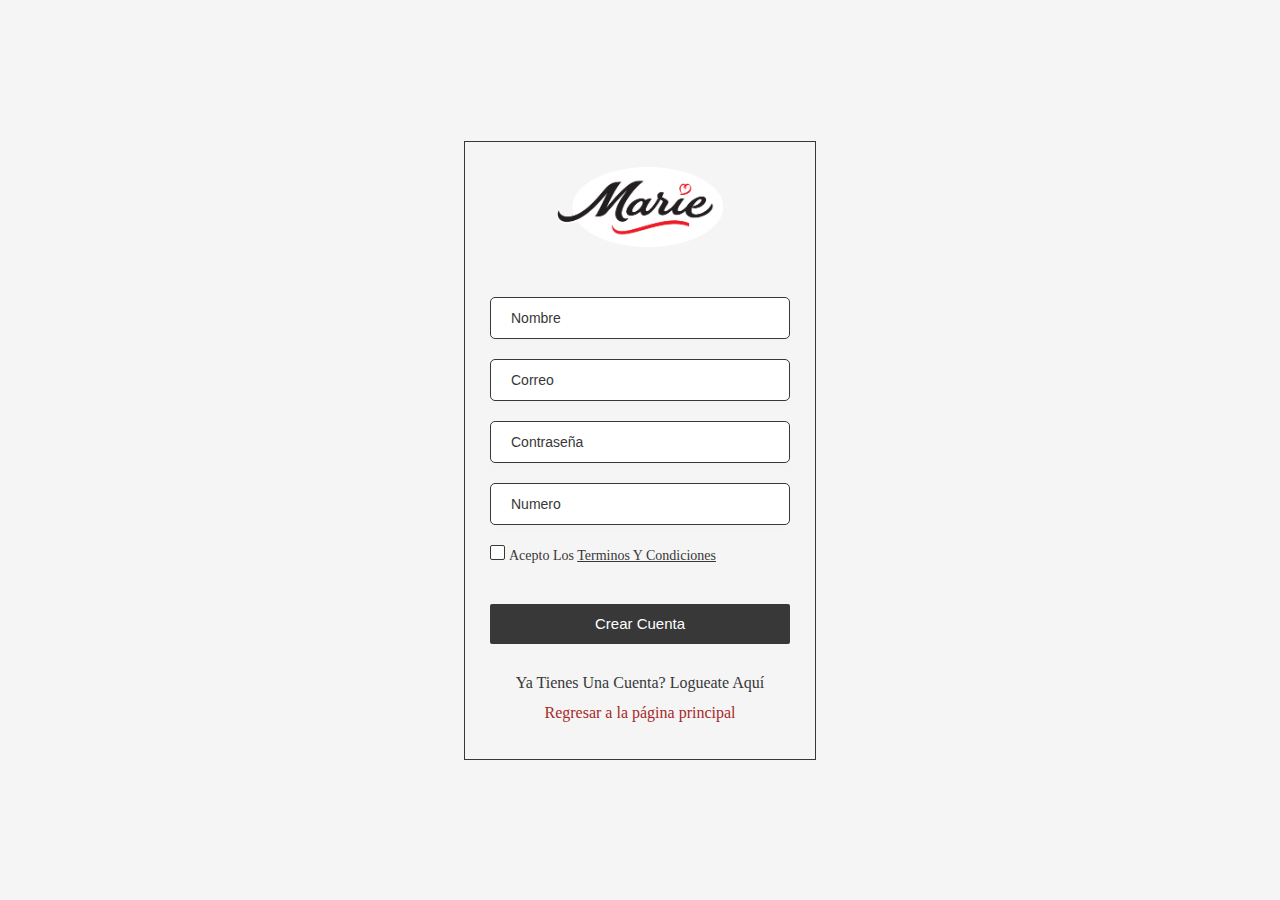
<file: registrarse.html>
<!DOCTYPE html>
<html lang="en">
<head>
    <meta charset="UTF-8">
    <meta http-equiv="X-UA-Compatible" content="IE=edge">
    <meta name="viewport" content="width=device-width, initial-scale=1.0">
    <title>Marie - Crea una cuenta</title>

    <link rel="stylesheet" href="./css/registrarse.css">

</head>
<body>

    <img src="img/cargador.gif" alt="" class="cargador">

    <div class="contenedor">
        <img src="img/logotipo.png" alt="marie-logo" class="logo">
        <div>
            <input type="text" autocomplete="off" name="" id="name" placeholder="nombre">
            <input type="email" autocomplete="off" name="" id="email" placeholder="correo">
            <input type="password" autocomplete="off" name="" id="password" placeholder="contraseña">
            <input type="text" autocomplete="off" name="" id="number" placeholder="numero">
            <input type="checkbox" class="checkbox" id="tycondiciones"> 
            <label for="tycondiciones">Acepto los <a href="">terminos y condiciones</a></label>
            <button class="btnenviar">crear cuenta</button>
        </div>
        <a href="logueo.html" class="enlace">Ya tienes una cuenta? Logueate aquí</a>
        <p class="paginaprincipal"><a href="index.html">Regresar a la página principal</a></p>
    </div>
    
</body>
</html>
</file>
<file: css/inicio.css>
@import 'navegacion.css';
@import 'footer.css';

.secciondeheroe{
    width: 100%;
    height: calc(100vh - 120px); /*120px*/
    background-image: url(../img/banner2.jpg);
    background-size: cover;
    display: flex;
    justify-content: center;
    align-items: center;
    /* filter: blur(2px); */
}

.secciondeheroe .subtitulo{
    margin-top: 20px;
    text-align: center;
    color: #000;
    text-transform: capitalize;
    font-size: 45px;
    font-weight: 400;
    font-family: 'Franklin Gothic Medium', 'Arial Narrow', Arial, sans-serif;
    text-decoration: overline 3px #000;
    border-bottom: 3px solid #000;
    opacity: 0.5;
}

.producto{
    position: relative;
    overflow: hidden;
    padding: 26px 0;
}

.categoriadeproducto{
    padding: 0 10vw;
    font-size: 30px;
    font-weight: 500;
    margin-bottom: 25px;
    text-transform: capitalize;
}

.contenedordeproducto{
    padding: 15px 10vw;
    display: flex;
    overflow-x: auto;
    scroll-behavior: smooth;
}

.contenedordeproducto::-webkit-scrollbar{
    display: none;
}

.tarjetadeproducto{
    flex: 0 0 auto;
    width: 250px;
    height: 460px;
    margin-right: 40px;
}

.imagendeproducto{
    position: relative;
    width: 100%;
    height: 370px;
    overflow: hidden;
}

.pulgardeproducto{
    width: 100%;
    height: 370px;
    object-fit: cover;
}

.etiquetadedescuento{
    position: absolute;
    background: #fff;
    padding: 5px;
    border-radius: 5px;
    color: #ff7d7d;
    right: 10px;
    top: 10px;
    text-transform: capitalize;
}

.botondetarjeta{
    position: absolute;
    bottom: 10px;
    left: 50%;
    transform: translateX(-50%);
    padding: 10px;
    width: 90%;
    text-transform: capitalize;
    border: none;
    outline: none;
    background: #fff;
    color: #383838;
    border-radius: 5px;
    transition: 0.5s;
    cursor: pointer;
    opacity: 0;
}

.tarjetadeproducto:hover .botondetarjeta{
    opacity: 1;
}

.botondetarjeta:hover{
    background: #efefef;
}

.informaciondeproducto{
    width: 100%;
    height: 100px;
    padding-top: 10px;
}

.marcadeproducto{
    text-transform: uppercase;
}

.cortodeproducto{
    width: 100%;
    height: 20px;
    line-height: 20px;
    overflow: hidden;
    opacity: 0.5;
    text-transform: capitalize;
    margin: 5px 0;
}

.precio{
    font-weight: 900;
    font-size: 22px;
}

.precioactual{
    margin-left: 20px;
    opacity: 0.5;
    text-decoration: line-through;
}

.btnanterior, .btnsiguiente{
    border: none;
    width: 10vw;
    height: 100%;
    position: absolute;
    top: 1;
    display: flex;
    justify-content: center;
    align-items: center;
    background: linear-gradient(90deg, rgba(255, 255, 255, 0) 0%, #fff 100%);
    z-index: 8;
    cursor: pointer;
}

.btnanterior img{
    height: 35px;
    margin-top: 250px;
}
.btnsiguiente img{
    height: 35px;
    margin-bottom: 260px;
}

.btnanterior{
    left: 0;
    transform: rotate(180deg);
}

.btnsiguiente{
    right: 0;
}

.btnanterior img, .btnsiguiente img{
    opacity: 0.2;
}

.btnanterior:hover img, .btnsiguiente:hover img{
    opacity: 1;
} 

/* colecciones */
.contenedordecoleccion{
    margin-top: 20px; 
    width: 100%;
    display: grid;
    grid-template-columns: repeat(2, 1fr);
    grid-gap: 10px;
}

.coleccion{
    position: relative;
}

.coleccion img{
    width: 100%;
    height: 100%;
    object-fit: cover;
}

.coleccion p{
    position: absolute;
    top: 50%;
    left: 50%;
    transform: translate(-50%, -50%);
    text-align: center;
    color: #fff;
    font-size: 50px;
    text-transform: capitalize;
}

.coleccion:nth-child(3){
    grid-column: span 2;
    margin-bottom: 10px;
}
</file>
<file: css/busqueda.css>
.resultadosdebusqueda{
    width: 100%;
    padding: 60px 0;
}

.cabezera{
    font-size: 20px;
    text-transform: capitalize;
    font-weight: 400;
    margin-bottom: 40px;
    padding: 0 10vw;
}

.cabezera span{
    font-weight: 700;
}

.contenedordeproducto{
    display: grid;
    grid-template-columns: repeat(4, 1fr);
    height: auto;
    grid-row-gap: 40px;
}
</file>
<file: css/producto.css>
.detallesdeproducto{
    width: 100%;
    padding: 60px 10vw;
    display: flex;
    justify-content: space-between;
}

/* para mujer */
.image-slider-hombre{
    width: 500px;
    height: 500px;
    position: relative;
    background-image: url('../img/pro0a.jpg');
    background-size: cover;
}

/* para niño */
.image-slider-niño{
    width: 500px;
    height: 500px;
    position: relative;
    background-image: url('../img/ñ1.jpg');
    background-size: cover;
}

/* para niño */
.image-slider-mujer{
    width: 500px;
    height: 500px;
    position: relative;
    background-image: url('../img/mu1.jpg');
    background-size: cover;
}

.imagendeproductos{
    position: absolute;
    bottom: 20px;
    left: 50%;
    transform: translateX(-50%);
    width: 90%;
    background: #fff;
    border-radius: 5px;
    display: grid;
    grid-template-columns: repeat(4, 1fr);
    height: 100px;
    grid-gap: 10px;
    padding: 10px;
}

.imagendeproductos img{
    width: 100%;
    height: 80px;
    object-fit: cover;
    cursor: pointer;
}

.imagendeproductos img.activo{
    opacity: 0.5;
}

.detalles{
    width: 50%;
}

.detalles .marcadeproducto{
    text-transform: capitalize;
    font-size: 30px;
}

.detalles .cortodeproducto{
    font-size: 25px;
    line-height: 30px;
    height: auto;
    margin: 15px 0 30px;
}

.preciodeproducto{
    font-weight: 700;
    font-size: 30px;
}

.preciodeproductoactual{
    font-size: 30px;
    opacity: 0.5;
    text-decoration: line-through;
    margin: 0 20px;
    font-weight: 200;
}

.descuentodeproducto{
    color: #ff7dff;
    font-size: 20px ;
}

.encabezadosubproducto{
    font-size: 30px;
    text-transform: uppercase;
    margin: 60px 0 10px;
    font-weight: 300;
}

.tamañoradiobtn{
    display: inline-block;
    width: 80px;
    height: 80px;
    text-align: center;
    font-size: 20px;
    border: 1px solid #383838;
    border-radius: 50%;
    margin: 10px;
    margin-left: 0;
    line-height: 80px;
    text-transform: uppercase;
    color: #383838;
    cursor: pointer;
}

.tamañoradiobtn.check{
    background: #383838;
    color: #fff;
}

.btn{
    width: 48%;
    padding: 20px;
    border-radius: 5px;
    background: none;
    border: 1px solid #383838;
    color: #383838;
    font-size: 18px;
    cursor: pointer;
    margin: 20px 0;
    text-transform: capitalize;
}

.btncarrito{
    margin-right: 2%;
    background: #383838;
    color: #fff;
}

.btncarrito:hover{
    background: #fff;
    color: #383838;
}

.detallesdes{
    padding: 0 10vw;
    text-transform: capitalize;
}

.btndeseos:hover{
    background: #383838;
    color: #fff;
}

.cabezera{
    font-size: 30px;
    margin-bottom: 30px;
}

.des{
    color: #383838;
    line-height: 25px;
}

/* cesta */
.cesta{
    padding: 80px;
    text-align: center;
}

.cesta h2{
    margin-bottom: 30px;
}

.cesta p a{
    color: rgb(214, 45, 45);
}

/* accesorios */
.contenedoracc{
    width: 100%;
    height: calc(100vh - 120px); /*120px*/
    background-image: url(../img/acce04.jpg);
    background-size: cover;
    display: flex;
    justify-content: center;
    align-items: center;
}

.contenedoracc p{
    display: flex;
    justify-content: center;
    align-items: center;
    color: #fff;
    font-size: 50px;
    text-transform: capitalize;
    opacity: 0.7;
}

.des{
    text-align: justify;
}
</file>
<file: css/registrarse.css>
*{
    margin: 0;
    padding: 0;
    box-sizing: border-box;
}

body{
    width: 100%;
    min-height: 100vh;
    display: flex;
    justify-content: center;
    align-items: center;
    background: #f5f5f5;
    font-family: 'roboto' sans-serif;
}

.cargador{
    position: absolute;
    top: 50%;
    left: 50%;
    transform: translate(-50%, -50%);
    width: 500px;
    display: none;
}

.contenedor{
    border: 1px solid #383838;
    padding: 25px;
}

.logo{
    height: 80px;
    display: block;
    margin: 0 auto 50px;
}

input[type="text"],
input[type="password"],
input[type="email"]{
    display: block;
    width: 300px;
    height: 40px;
    padding: 20px;
    border-radius: 5px;
    background: #fff;
    border: 1px solid #383838;
    outline: none;
    margin: 20px 0;
    text-transform: capitalize;
    color: #383838;
    font-size: 14px;
    box-shadow: 0 4px 10px rgba(0, 0, 0, 0.01);
    font-family: 'roboto' sans-serif;
}

::placeholder{
    color: #383838;
}

.btnenviar{
    width: 300px;
    height: 40px;
    text-align: center;
    line-height: 40px;
    background: #383838;
    color: #fff;
    border-radius: 2px;
    text-transform: capitalize;
    border: none;
    cursor: pointer;
    display: block;
    margin: 30px 0;
    font-size: 15px;
}

.btnenviar:hover{
    background: #555454;
}

/* c */
.checkbox{
    -webkit-appearance: none;
    position: relative;
    width: 15px;
    height: 15px;
    border-radius: 2px;
    background: #fff;
    border: 1px solid #383838;
    cursor: pointer;
}

.checkbox:checked{
    background: #383838;
}

label{
    text-transform: capitalize;
    display: inline-block;
    margin-bottom: 10px;
    font-size: 14px;
    color: #383838;
}

label a{
    color: #383838;
}

.enlace{
    color: #383838;
    text-transform: capitalize;
    text-align: center;
    display: block;
    text-decoration: none;
}

.enlace:hover{
    text-decoration: overline;
}

.paginaprincipal{
    text-align: center;
    padding: 12px;
}

.paginaprincipal a{
    text-decoration: none;
    padding: 3px;
    color: rgb(167, 41, 41);
    cursor: pointer;
}

.paginaprincipal a:hover{
    border-bottom: 1px solid rgb(167, 41, 41);
}
</file>
